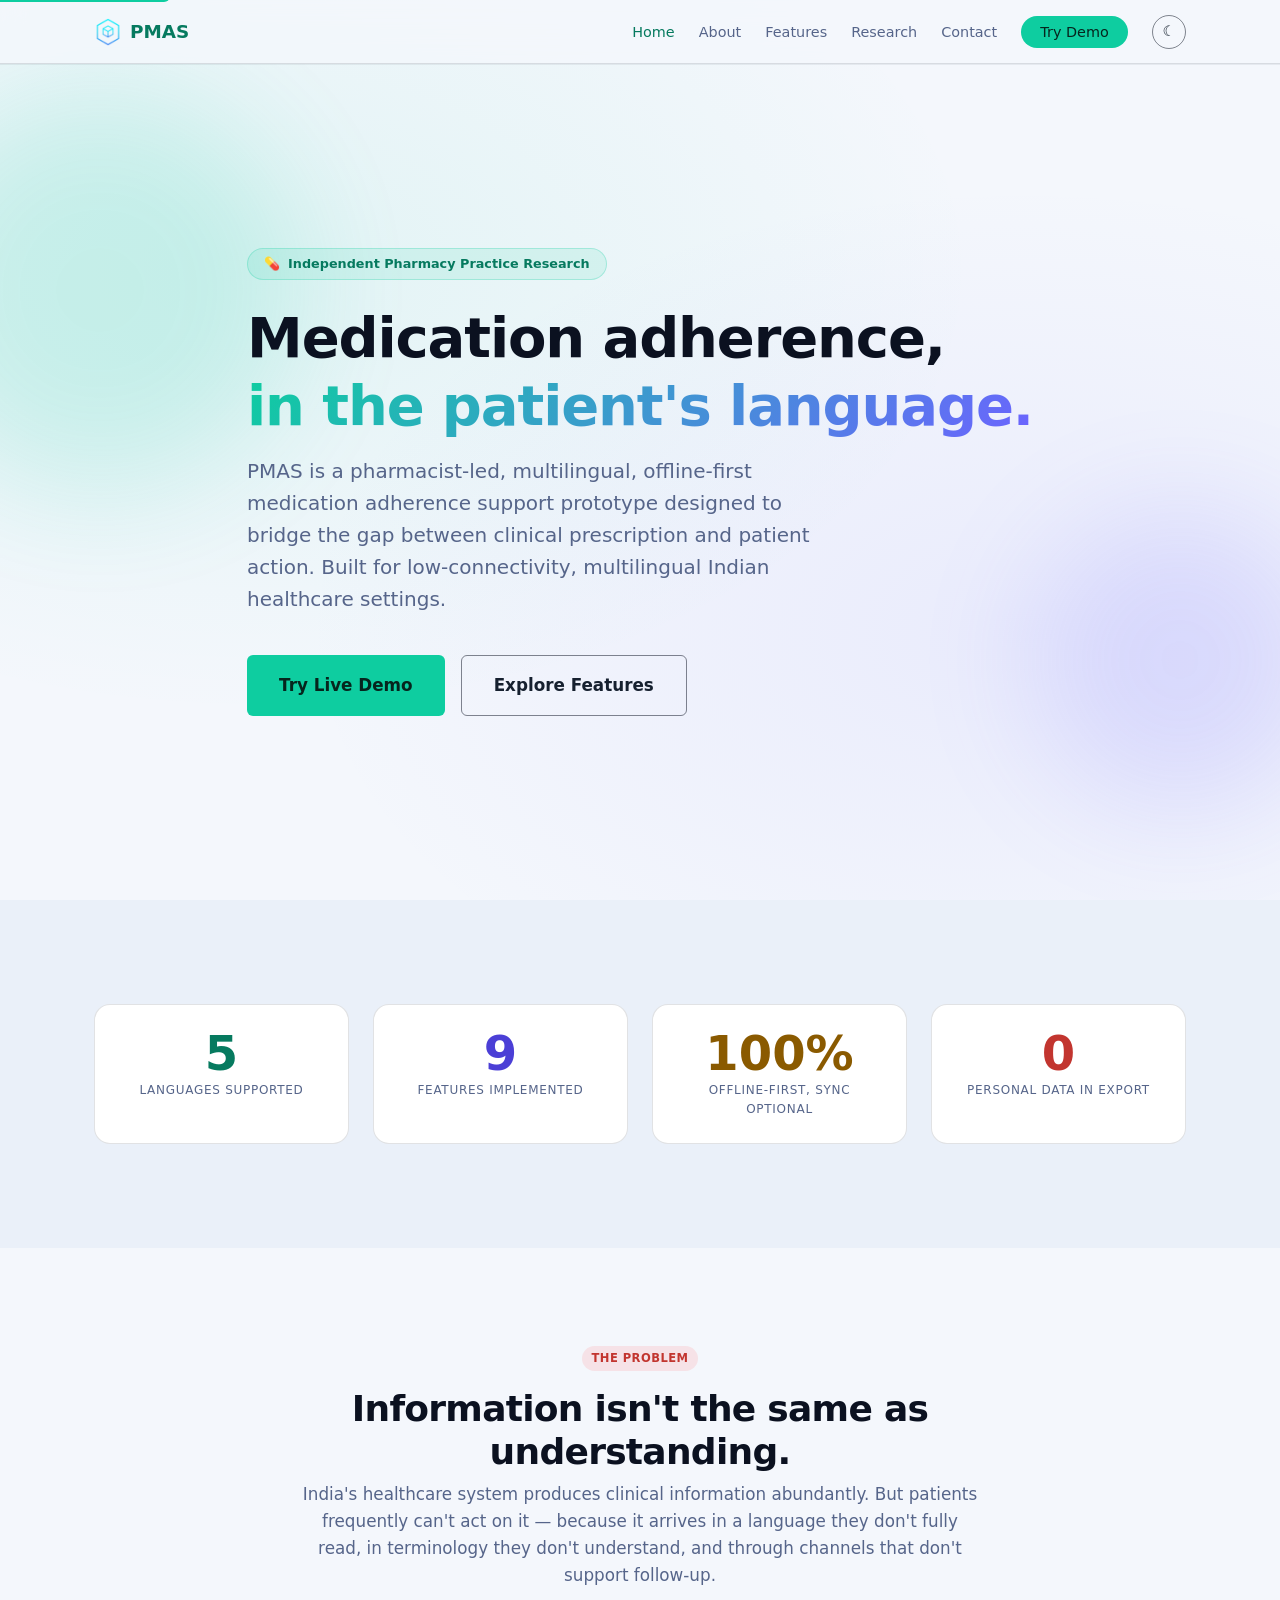
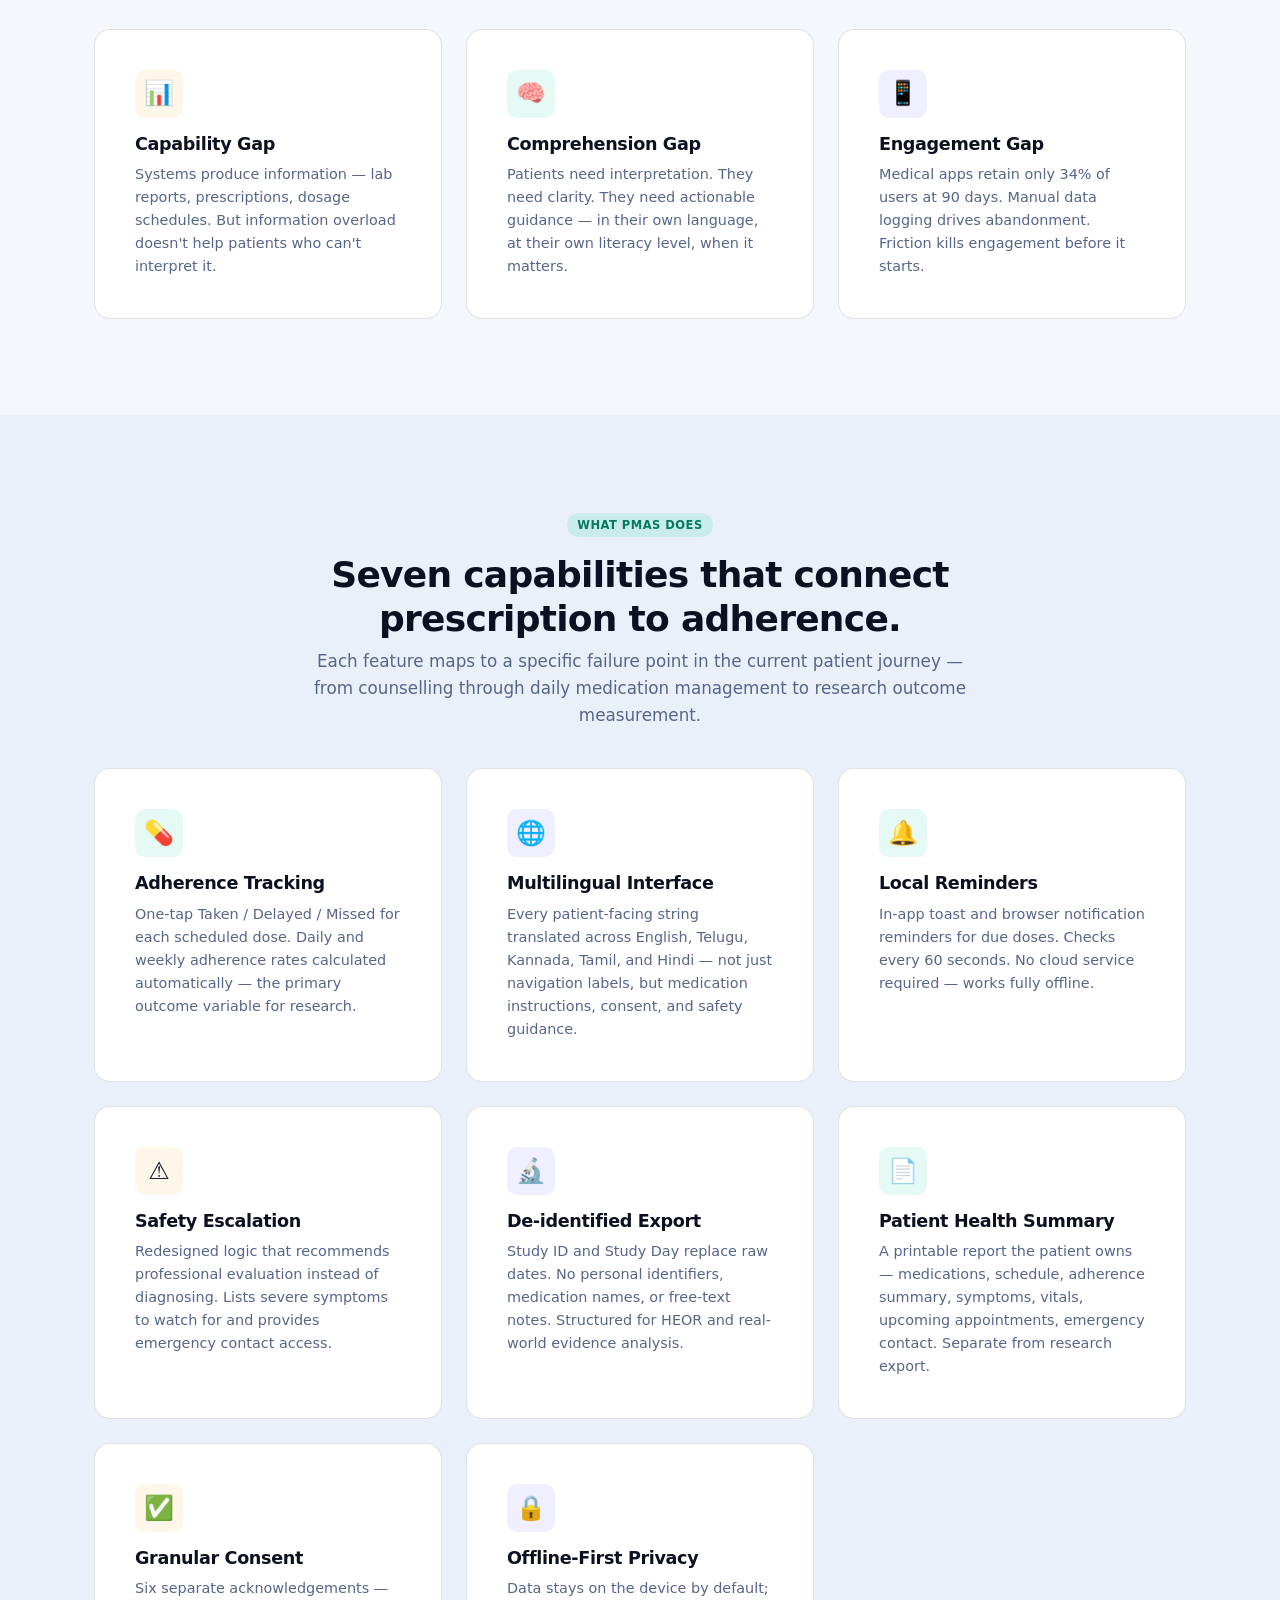
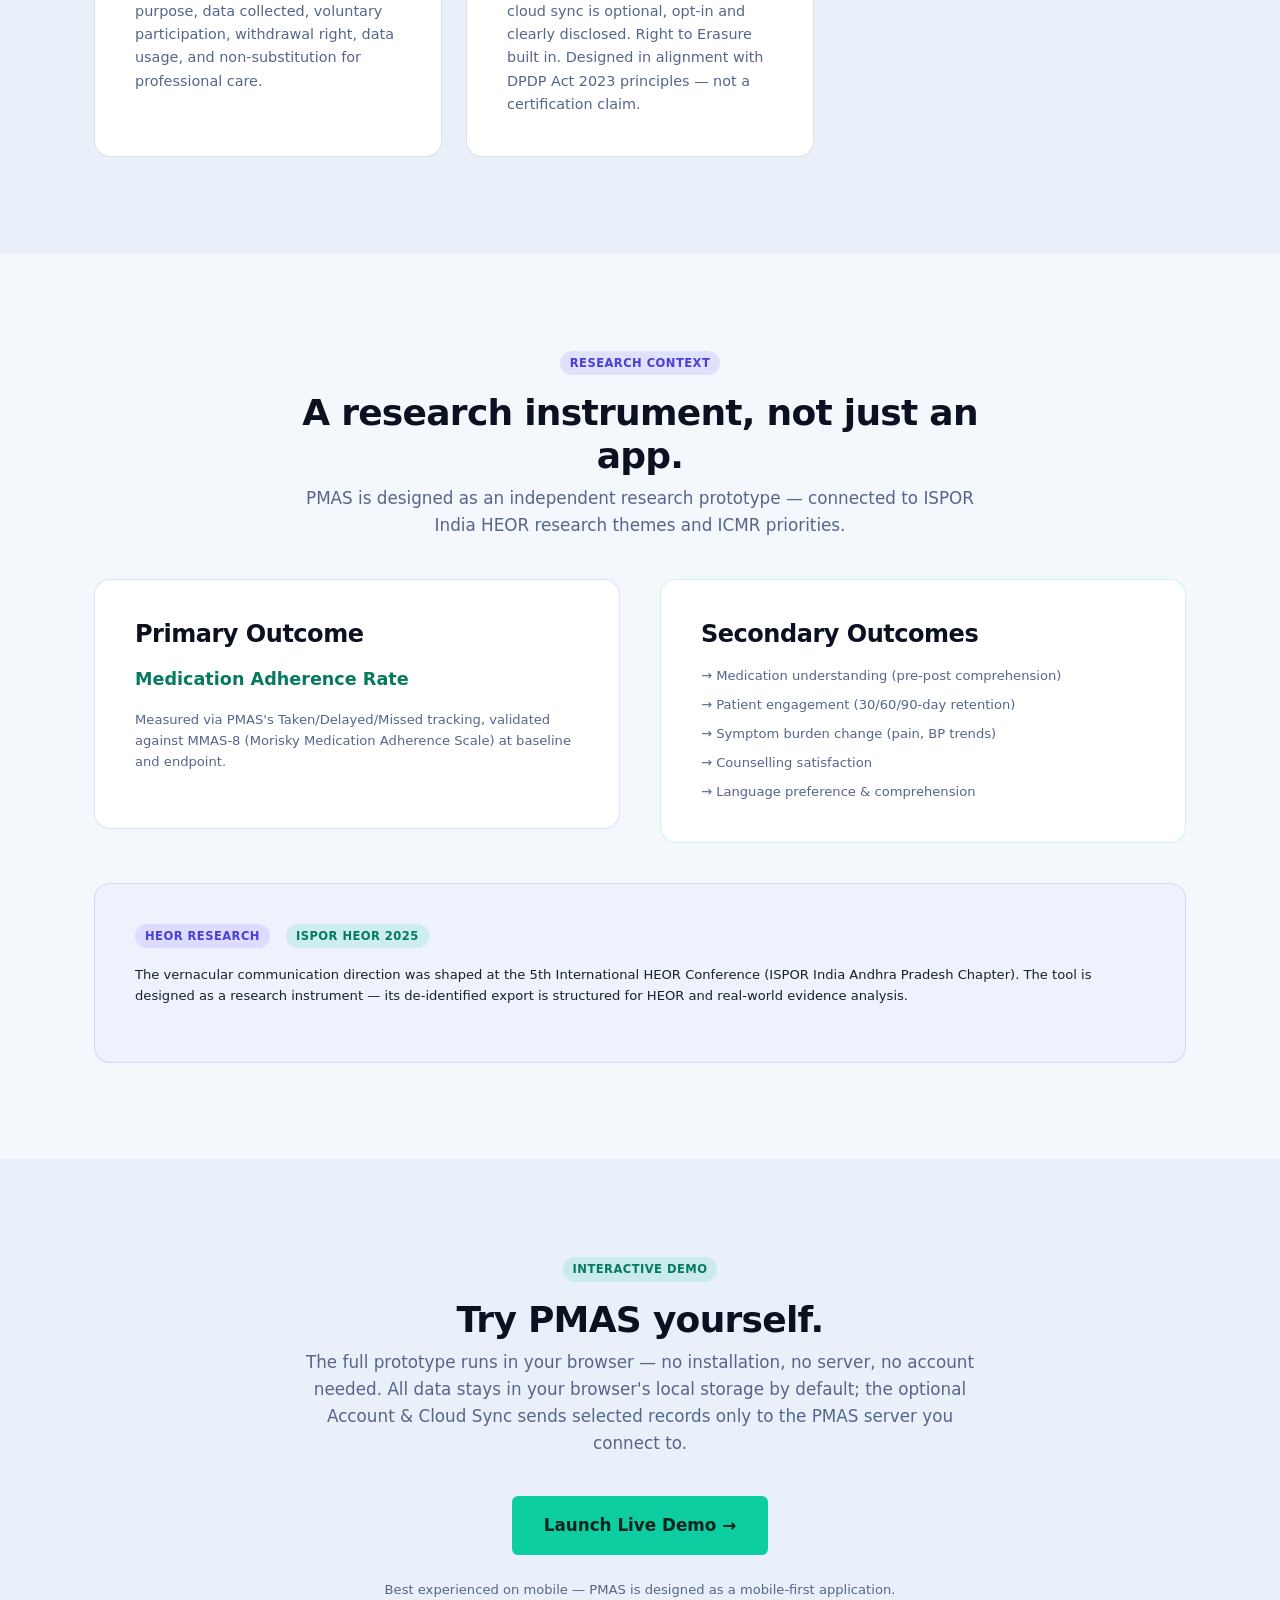
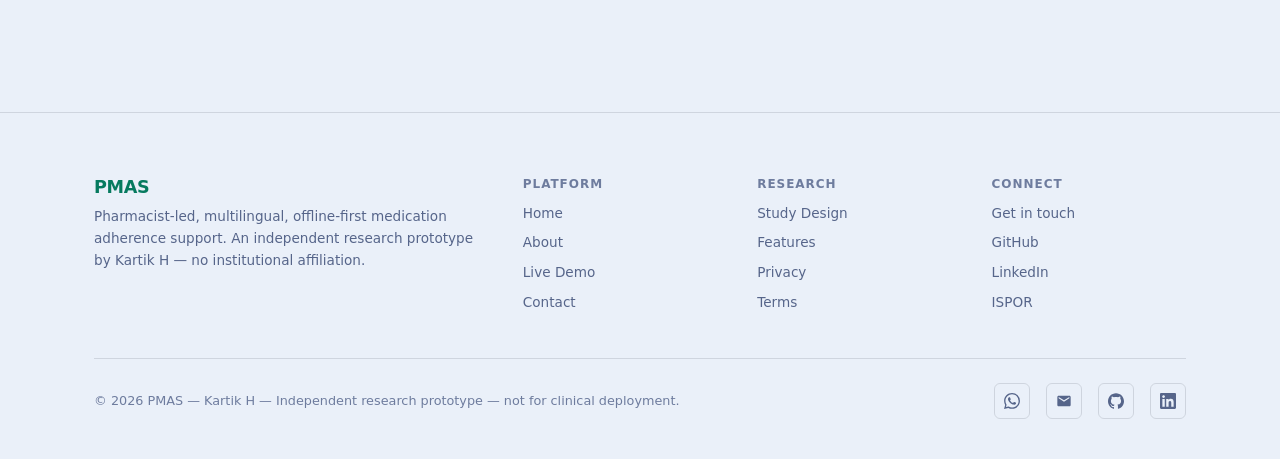
<file: patient-app/index.html>
<!DOCTYPE html>
<html lang="en" data-theme="dark">
<head>
<meta charset="UTF-8">
<meta name="viewport" content="width=device-width, initial-scale=1.0">
<meta name="description" content="PMAS — Pharmacist-led, multilingual, offline-first medication adherence support. An independent research prototype by Kartik H">
<meta name="author" content="Kartik H — Pharmacist, Independent Researcher">
<meta property="og:title" content="PMAS — Medication & Adherence Support">
<meta property="og:description" content="Pharmacist-led, multilingual, offline-first medication adherence support prototype. Independent research.">
<meta property="og:type" content="website">
<link rel="icon" href="assets/images/favicon/favicon.png" type="image/svg+xml">
<title>PMAS — Medication & Adherence Support</title>
<link rel="stylesheet" href="assets/css/style.css">
<link rel="stylesheet" href="assets/css/components.css">
<link rel="stylesheet" href="assets/css/utilities.css">
<link rel="stylesheet" href="assets/css/animations.css">
    <script>
      /* Apply the saved theme before first paint so the correct palette shows
         immediately (theme.js re-applies on DOMContentLoaded). */
      (function () {
        try {
          var t = localStorage.getItem('pmas-theme') ||
                  (window.matchMedia('(prefers-color-scheme: light)').matches ? 'light' : 'dark');
          document.documentElement.setAttribute('data-theme', t);
        } catch (e) {}
      })();
    </script>

    <!-- ═══ AI-ERA META LAYER ═════════════════════════════════════ -->
    <!-- Canonical URL -->
    <link rel="canonical" href="https://kartik-h6.github.io/PMAS/index.html">

    <!-- Open Graph (Facebook, LinkedIn, WhatsApp) -->
    <meta property="og:title" content="PMAS — Medication & Adherence Support">
    <meta property="og:description" content="PMAS — Pharmacist-led, multilingual, offline-first medication adherence support. An independent research prototype by Kartik H">
    <meta property="og:type" content="website">
    <meta property="og:url" content="https://kartik-h6.github.io/PMAS/index.html">
    <meta property="og:image" content="https://kartik-h6.github.io/PMAS/assets/images/og/og-image.png">
    <meta property="og:image:width" content="1200">
    <meta property="og:image:height" content="630">
    <meta property="og:site_name" content="PMAS">
    <meta property="og:locale" content="en_IN">
    <meta property="og:locale:alternate" content="te_IN">
    <meta property="og:locale:alternate" content="kn_IN">
    <meta property="og:locale:alternate" content="ta_IN">
    <meta property="og:locale:alternate" content="hi_IN">

    <!-- Twitter Card -->
    <meta name="twitter:card" content="summary_large_image">
    <meta name="twitter:title" content="PMAS — Medication & Adherence Support">
    <meta name="twitter:description" content="PMAS — Pharmacist-led, multilingual, offline-first medication adherence support. An independent research prototype by Kartik H">
    <meta name="twitter:image" content="https://kartik-h6.github.io/PMAS/assets/images/og/og-image.png">
    <meta name="twitter:creator" content="@kartik_pmas">

    <!-- Theme color -->
    <meta name="theme-color" content="#0B1120">
    <meta name="color-scheme" content="dark light">

    <!-- PWA Manifest -->
    <link rel="manifest" href="manifest.json">

    <!-- Resource preloads (performance) -->
    <link rel="preload" href="assets/css/style.css" as="style">
    <link rel="preload" href="assets/css/components.css" as="style">
    <link rel="preload" href="assets/js/main.js" as="script">

    <!-- Preconnect (no external domains used — self-contained) -->

    <!-- Service Worker registration -->
    <script>
      if ('serviceWorker' in navigator) {
        window.addEventListener('load', () => {
          navigator.serviceWorker.register('sw.js')
            .then(reg => console.log('PMAS SW registered:', reg.scope))
            .catch(err => console.warn('PMAS SW registration failed:', err));
        });
      }
    </script>

    <!-- JSON-LD Structured Data -->
    <script type="application/ld+json">
{
      "@context": "https://schema.org",
      "@type": "Organization",
      "name": "PMAS",
      "description": "Pharmacist-led, multilingual, offline-first medication adherence support prototype.",
      "founder": {
        "@type": "Person",
        "name": "Kartik H",
        "jobTitle": "Pharmacist, Independent Researcher"
      }
    }
    </script>
    <script type="application/ld+json">
{
      "@context": "https://schema.org",
      "@type": "MedicalStudy",
      "name": "Post-Counseling Medication Adherence Support (PMAS)",
      "studyDesign": "Quasi-experimental pre-post pilot study",
      "studyLocation": {
        "@type": "Place",
        "name": "Andhra Pradesh, India"
      },
      "investigator": {
        "@type": "Person",
        "name": "Kartik H",
        "jobTitle": "Pharmacist, Independent Researcher"
      },
      "studySubject": {
        "@type": "MedicalCondition",
        "name": "Medication Non-Adherence in Chronic Disease Management"
      }
    }
    </script>
    <script type="application/ld+json">
    {
      "@context": "https://schema.org",
      "@type": "MedicalWebPage",
      "name": "PMAS — Medication & Adherence Support",
      "description": "PMAS — Pharmacist-led, multilingual, offline-first medication adherence support. An independent research prototype by Kartik H",
      "url": "https://kartik-h6.github.io/PMAS/index.html",
      "isPartOf": {
        "@type": "WebSite",
        "name": "PMAS",
        "url": "https://kartik-h6.github.io/PMAS/"
      },
      "about": {
        "@type": "MedicalCondition",
        "name": "Medication Adherence in Chronic Disease Management"
      }
    }
    </script>
</head>
<body>
<a href="#main" class="skip-link">Skip to content</a>

<!-- ═══ HEADER ══════════════════════════════════════════════════ -->
<header class="site-header" id="site-header">
  <nav class="nav">
    <a href="./" class="nav-brand">
      <img src="assets/images/favicon/favicon.png" alt="PMAS" style="width:28px;height:28px;border-radius:6px;">
      PMAS
      
    </a>
    <button class="nav-toggle" aria-label="Toggle menu" aria-expanded="false">
      <span></span><span></span><span></span>
    </button>
    <ul class="nav-links">
      <li><a href="./" class="active">Home</a></li>
      <li><a href="about.html">About</a></li>
      <li><a href="#features">Features</a></li>
      <li><a href="#research">Research</a></li>
      <li><a href="contact.html">Contact</a></li>
      <li><a href="demo/index.html" target="_blank" rel="noopener" class="nav-cta">Try Demo</a></li>
      <li><button class="theme-toggle" type="button" aria-label="Switch theme" title="Switch theme">☀</button></li>
    </ul>
  </nav>
</header>

<!-- ═══ MAIN ═══════════════════════════════════════════════════ -->
<main id="main">

  <!-- ── HERO ─────────────────────────────────────────────────── -->
  <section class="hero">
    <div class="hero-bg"></div>
    <div class="hero-grid"></div>
    <div class="blob" style="width:400px;height:400px;background:var(--teal);top:10%;left:-100px;"></div>
    <div class="blob" style="width:300px;height:300px;background:var(--indigo);bottom:10%;right:-50px;animation-delay:-4s;"></div>

    <div class="hero-content">
      <div class="hero-badge fade-up">
        <span>💊</span>
        Independent Pharmacy Practice Research
      </div>
      <h1 class="fade-up fade-up-delay-1">
        Medication adherence,<br>
        <span class="gradient-text gradient-shift">in the patient's language.</span>
      </h1>
      <p class="hero-subtitle fade-up fade-up-delay-2">
        PMAS is a pharmacist-led, multilingual, offline-first medication adherence support
        prototype designed to bridge the gap between clinical prescription and patient action.
        Built for low-connectivity, multilingual Indian healthcare settings.
      </p>
      <div class="hero-actions fade-up fade-up-delay-3">
        <a href="demo/index.html" target="_blank" rel="noopener" class="btn btn-primary btn-lg">Try Live Demo</a>
        <a href="#features" class="btn btn-ghost btn-lg">Explore Features</a>
      </div>
    </div>
  </section>

  <!-- ── STATS ────────────────────────────────────────────────── -->
  <section class="section section-sm section-alt">
    <div class="container">
      <div class="stat-grid">
        <div class="stat-card stat-teal reveal">
          <div class="stat-num"><span data-count="5">5</span></div>
          <div class="stat-lbl">Languages Supported</div>
        </div>
        <div class="stat-card stat-indigo reveal reveal-delay-1">
          <div class="stat-num"><span data-count="10">10</span></div>
          <div class="stat-lbl">Features Implemented</div>
        </div>
        <div class="stat-card stat-amber reveal reveal-delay-2">
          <div class="stat-num">100%</div>
          <div class="stat-lbl">Offline-First, Sync Optional</div>
        </div>
        <div class="stat-card stat-red reveal reveal-delay-3">
          <div class="stat-num"><span data-count="0">0</span></div>
          <div class="stat-lbl">Personal Data in Export</div>
        </div>
      </div>
    </div>
  </section>

  <!-- ── PROBLEM ──────────────────────────────────────────────── -->
  <section class="section" id="problem">
    <div class="container">
      <div class="section-header reveal">
        <span class="badge badge-red">The Problem</span>
        <h2 class="mt-2">Information isn't the same as understanding.</h2>
        <p>India's healthcare system produces clinical information abundantly. But patients frequently can't act on it — because it arrives in a language they don't fully read, in terminology they don't understand, and through channels that don't support follow-up.</p>
      </div>

      <div class="feature-grid">
        <div class="feature-card amber reveal">
          <div class="icon-wrap">📊</div>
          <h3>Capability Gap</h3>
          <p>Systems produce information — lab reports, prescriptions, dosage schedules. But information overload doesn't help patients who can't interpret it.</p>
        </div>
        <div class="feature-card reveal reveal-delay-1">
          <div class="icon-wrap">🧠</div>
          <h3>Comprehension Gap</h3>
          <p>Patients need interpretation. They need clarity. They need actionable guidance — in their own language, at their own literacy level, when it matters.</p>
        </div>
        <div class="feature-card indigo reveal reveal-delay-2">
          <div class="icon-wrap">📱</div>
          <h3>Engagement Gap</h3>
          <p>Medical apps retain only 34% of users at 90 days. Manual data logging drives abandonment. Friction kills engagement before it starts.</p>
        </div>
      </div>
    </div>
  </section>

  <!-- ── FEATURES ────────────────────────────────────────────── -->
  <section class="section section-alt" id="features">
    <div class="container">
      <div class="section-header reveal">
        <span class="badge badge-teal">What PMAS Does</span>
        <h2 class="mt-2">Seven capabilities that connect prescription to adherence.</h2>
        <p>Each feature maps to a specific failure point in the current patient journey — from counselling through daily medication management to research outcome measurement.</p>
      </div>

      <div class="feature-grid">
        <div class="feature-card reveal">
          <div class="icon-wrap">💊</div>
          <h3>Adherence Tracking</h3>
          <p>One-tap Taken / Delayed / Missed for each scheduled dose. Daily and weekly adherence rates calculated automatically — the primary outcome variable for research.</p>
        </div>
        <div class="feature-card indigo reveal reveal-delay-1">
          <div class="icon-wrap">🌐</div>
          <h3>Multilingual Interface</h3>
          <p>Every patient-facing string translated across English, Telugu, Kannada, Tamil, and Hindi — not just navigation labels, but medication instructions, consent, and safety guidance.</p>
        </div>
        <div class="feature-card reveal reveal-delay-2">
          <div class="icon-wrap">🔔</div>
          <h3>Local Reminders</h3>
          <p>In-app toast and browser notification reminders for due doses. Checks every 60 seconds. No cloud service required — works fully offline.</p>
        </div>
        <div class="feature-card amber reveal reveal-delay-3">
          <div class="icon-wrap">⚠️</div>
          <h3>Safety Escalation</h3>
          <p>Redesigned logic that recommends professional evaluation instead of diagnosing. Lists severe symptoms to watch for and provides emergency contact access.</p>
        </div>
        <div class="feature-card indigo reveal">
          <div class="icon-wrap">🔬</div>
          <h3>De-identified Export</h3>
          <p>Study ID and Study Day replace raw dates. No personal identifiers, medication names, or free-text notes. Structured for HEOR and real-world evidence analysis.</p>
        </div>
        <div class="feature-card reveal reveal-delay-1">
          <div class="icon-wrap">📄</div>
          <h3>Patient Health Summary</h3>
          <p>A printable report the patient owns — medications, schedule, adherence summary, symptoms, vitals, upcoming appointments, emergency contact. Separate from research export.</p>
        </div>
        <div class="feature-card amber reveal reveal-delay-2">
          <div class="icon-wrap">✅</div>
          <h3>Granular Consent</h3>
          <p>Six separate acknowledgements — purpose, data collected, voluntary participation, withdrawal right, data usage, and non-substitution for professional care.</p>
        </div>
        <div class="feature-card indigo reveal reveal-delay-3">
          <div class="icon-wrap">🔒</div>
          <h3>Offline-First Privacy</h3>
          <p>Data stays on the device by default; cloud sync is optional, opt-in and clearly disclosed. Right to Erasure built in. Designed in alignment with DPDP Act 2023 principles — not a certification claim.</p>
        </div>
      </div>
    </div>
  </section>

  <!-- ── RESEARCH ────────────────────────────────────────────── -->
  <section class="section" id="research">
    <div class="container">
      <div class="section-header reveal">
        <span class="badge badge-indigo">Research Context</span>
        <h2 class="mt-2">A research instrument, not just an app.</h2>
        <p>PMAS is designed as an independent research prototype — connected to ISPOR India HEOR research themes and ICMR priorities.</p>
      </div>

      <div class="grid split-grid" style="margin-top: var(--space-xl);">
        <div class="card card-indigo reveal">
          <h3>Primary Outcome</h3>
          <p class="text-teal font-bold text-lg mt-2">Medication Adherence Rate</p>
          <p class="text-muted text-sm mt-1">Measured via PMAS's Taken/Delayed/Missed tracking, validated against MMAS-8 (Morisky Medication Adherence Scale) at baseline and endpoint.</p>
        </div>
        <div class="card card-teal reveal reveal-delay-1">
          <h3>Secondary Outcomes</h3>
          <ul style="list-style:none; margin-top: var(--space-md);">
            <li class="text-muted text-sm mb-1">→ Medication understanding (pre-post comprehension)</li>
            <li class="text-muted text-sm mb-1">→ Patient engagement (30/60/90-day retention)</li>
            <li class="text-muted text-sm mb-1">→ Symptom burden change (pain, BP trends)</li>
            <li class="text-muted text-sm mb-1">→ Counselling satisfaction</li>
            <li class="text-muted text-sm">→ Language preference & comprehension</li>
          </ul>
        </div>
      </div>

      <div class="card reveal reveal-delay-2 mt-4" style="border-color: rgba(108,99,255,0.2); background: rgba(108,99,255,0.03);">
        <div class="flex items-center gap-2 mb-2">
          <span class="badge badge-indigo">HEOR Research</span>
          <span class="badge badge-teal">ISPOR HEOR 2025</span>
        </div>
        <p class="text-sm">The vernacular communication direction was shaped at the 5th International HEOR Conference (ISPOR India Andhra Pradesh Chapter). The tool is designed as a research instrument — its de-identified export is structured for HEOR and real-world evidence analysis.</p>
      </div>
    </div>
  </section>

  <!-- ── DEMO CTA ────────────────────────────────────────────── -->
  <section class="section section-alt">
    <div class="container">
      <div class="section-header reveal">
        <span class="badge badge-teal">Interactive Demo</span>
        <h2 class="mt-2">Try PMAS yourself.</h2>
        <p>The full prototype runs in your browser — no installation, no server, no account needed. All data stays in your browser's local storage by default; the optional Account & Cloud Sync sends selected records only to the PMAS server you connect to.</p>
      </div>
      <div class="text-center reveal reveal-delay-1">
        <a href="demo/index.html" target="_blank" rel="noopener" class="btn btn-primary btn-lg">Launch Live Demo →</a>
        <p class="text-muted text-sm mt-3">Best experienced on mobile — PMAS is designed as a mobile-first application.</p>
      </div>
    </div>
  </section>

</main>

<!-- ═══ FOOTER ══════════════════════════════════════════════════ -->
<footer class="site-footer">
  <div class="container">
    <div class="footer-grid">
      <div class="footer-brand">
        <h4>PMAS</h4>
        <p>Pharmacist-led, multilingual, offline-first medication adherence support. An independent research prototype by Kartik H — no institutional affiliation.</p>
      </div>
      <div class="footer-col">
        <h5>Platform</h5>
        <ul>
          <li><a href="./">Home</a></li>
          <li><a href="about.html">About</a></li>
          <li><a href="demo/index.html" target="_blank" rel="noopener">Live Demo</a></li>
          <li><a href="contact.html">Contact</a></li>
        </ul>
      </div>
      <div class="footer-col">
        <h5>Research</h5>
        <ul>
          <li><a href="#research">Study Design</a></li>
          <li><a href="#features">Features</a></li>
          <li><a href="privacy.html">Privacy</a></li>
          <li><a href="terms.html">Terms</a></li>
        </ul>
      </div>
      <div class="footer-col">
        <h5>Connect</h5>
        <ul><li><a href="contact.html">Get in touch</a></li><li><a href="https://github.com/kartik-h6/PMAS" target="_blank" rel="noopener">GitHub</a></li><li><a href="https://www.linkedin.com/in/kartik-h6/" target="_blank" rel="noopener">LinkedIn</a></li><li><a href="https://ispor.org" target="_blank" rel="noopener">ISPOR</a></li></ul>
      </div>
    </div>
    <div class="footer-bottom">
      <p>© <span id="current-year">2025</span> PMAS — Kartik H — Independent research prototype — not for clinical deployment.</p>
      <div class="footer-social"><a href="contact.html#whatsapp" aria-label="WhatsApp — compose in the contact form" title="Contact via WhatsApp"><svg viewBox="0 0 24 24" aria-hidden="true" xmlns="http://www.w3.org/2000/svg"><path d="M17.472 14.382c-.297-.149-1.758-.867-2.03-.967-.273-.099-.471-.148-.67.15-.197.297-.767.966-.94 1.164-.173.199-.347.223-.644.075-.297-.15-1.255-.463-2.39-1.475-.883-.788-1.48-1.761-1.653-2.059-.173-.297-.018-.458.13-.606.134-.133.298-.347.446-.52.149-.174.198-.298.298-.497.099-.198.05-.371-.025-.52-.075-.149-.669-1.612-.916-2.207-.242-.579-.487-.5-.669-.51-.173-.008-.371-.01-.57-.01-.198 0-.52.074-.792.372-.272.297-1.04 1.016-1.04 2.479 0 1.462 1.065 2.875 1.213 3.074.149.198 2.096 3.2 5.077 4.487.709.306 1.262.489 1.694.625.712.227 1.36.195 1.871.118.571-.085 1.758-.719 2.006-1.413.248-.694.248-1.289.173-1.413-.074-.124-.272-.198-.57-.347m-5.421 7.403h-.004a9.87 9.87 0 01-5.031-1.378l-.361-.214-3.741.982.998-3.648-.235-.374a9.86 9.86 0 01-1.51-5.26c.001-5.45 4.436-9.884 9.888-9.884 2.64 0 5.122 1.03 6.988 2.898a9.825 9.825 0 012.893 6.994c-.003 5.45-4.437 9.884-9.885 9.884m8.413-18.297A11.815 11.815 0 0012.05 0C5.495 0 .16 5.335.157 11.892c0 2.096.547 4.142 1.588 5.945L.057 24l6.305-1.654a11.882 11.882 0 005.683 1.448h.005c6.554 0 11.89-5.335 11.893-11.893a11.821 11.821 0 00-3.48-8.413Z"/></svg></a><a href="contact.html#email" aria-label="Email — compose in the contact form" title="Contact via Email"><svg viewBox="0 0 24 24" aria-hidden="true" xmlns="http://www.w3.org/2000/svg"><path d="M20 4H4c-1.1 0-1.99.9-1.99 2L2 18c0 1.1.9 2 2 2h16c1.1 0 2-.9 2-2V6c0-1.1-.9-2-2-2zm0 4-8 5-8-5V6l8 5 8-5v2z"/></svg></a><a href="https://github.com/kartik-h6/PMAS" target="_blank" rel="noopener" aria-label="GitHub — PMAS source code" title="GitHub"><svg viewBox="0 0 24 24" aria-hidden="true" xmlns="http://www.w3.org/2000/svg"><path d="M12 .297c-6.63 0-12 5.373-12 12 0 5.303 3.438 9.8 8.205 11.385.6.113.82-.258.82-.577 0-.285-.01-1.04-.015-2.04-3.338.724-4.042-1.61-4.042-1.61C4.422 18.07 3.633 17.7 3.633 17.7c-1.087-.744.084-.729.084-.729 1.205.084 1.838 1.236 1.838 1.236 1.07 1.835 2.809 1.305 3.495.998.108-.776.417-1.305.76-1.605-2.665-.3-5.466-1.332-5.466-5.93 0-1.31.465-2.38 1.235-3.22-.135-.303-.54-1.523.105-3.176 0 0 1.005-.322 3.3 1.23.96-.267 1.98-.399 3-.405 1.02.006 2.04.138 3 .405 2.28-1.552 3.285-1.23 3.285-1.23.645 1.653.24 2.873.12 3.176.765.84 1.23 1.91 1.23 3.22 0 4.61-2.805 5.625-5.475 5.92.42.36.81 1.096.81 2.22 0 1.606-.015 2.896-.015 3.286 0 .315.21.69.825.57C20.565 22.092 24 17.592 24 12.297c0-6.627-5.373-12-12-12"/></svg></a><a href="https://www.linkedin.com/in/kartik-h6/" target="_blank" rel="noopener" aria-label="Kartik H on LinkedIn" title="LinkedIn"><svg viewBox="0 0 24 24" aria-hidden="true" xmlns="http://www.w3.org/2000/svg"><path d="M20.447 20.452h-3.554v-5.569c0-1.328-.027-3.037-1.852-3.037-1.853 0-2.136 1.445-2.136 2.939v5.667H9.351V9h3.414v1.561h.046c.477-.9 1.637-1.85 3.37-1.85 3.601 0 4.267 2.37 4.267 5.455v6.286zM5.337 7.433c-1.144 0-2.063-.926-2.063-2.065 0-1.138.92-2.063 2.063-2.063 1.14 0 2.064.925 2.064 2.063 0 1.139-.925 2.065-2.064 2.065zm1.782 13.019H3.555V9h3.564v11.452zM22.225 0H1.771C.792 0 0 .774 0 1.729v20.542C0 23.227.792 24 1.771 24h20.451C23.2 24 24 23.227 24 22.271V1.729C24 .774 23.2 0 22.225 0z"/></svg></a></div>
    </div>
  </div>
</footer>

<script src="assets/js/theme.js"></script>
<script src="assets/js/navigation.js"></script>
<script src="assets/js/animations.js"></script>
<script src="assets/js/main.js"></script>
</body>
</html>
</file>
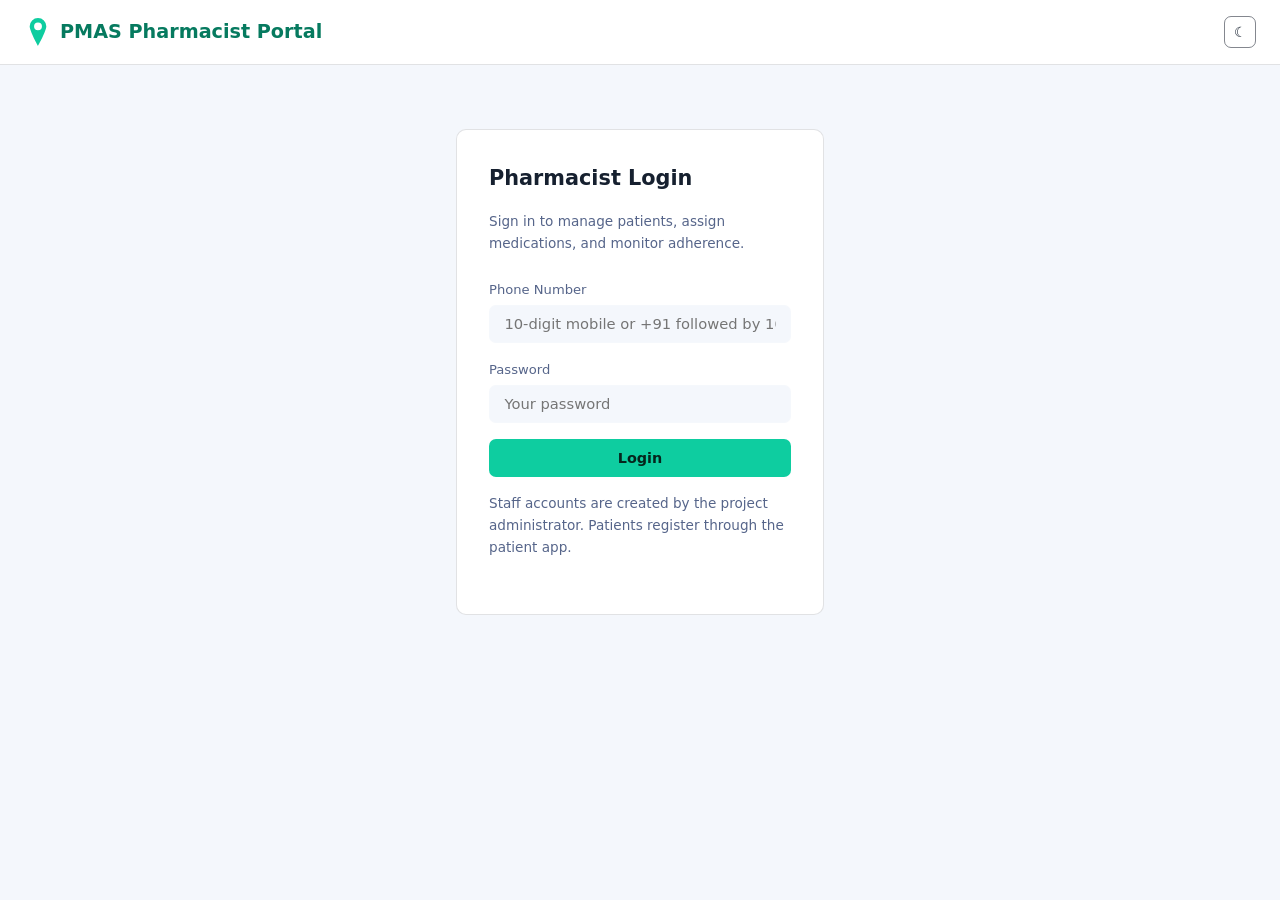
<file: pharmacist-portal/index.html>
<!DOCTYPE html>
<html lang="en" data-theme="dark">
<head>
<meta charset="UTF-8">
<meta name="viewport" content="width=device-width, initial-scale=1.0">
<meta name="description" content="PMAS Pharmacist Portal — Patient enrollment, medication management, and adherence monitoring dashboard.">
<title>PMAS — Pharmacist Portal</title>
<style>
:root {
  --bg:#0B1120; --surface:#1A2540; --surface2:#222f50; --surface3:#2a3a5f;
  --teal:#0ECDA0; --indigo:#6C63FF; --text:#E8F4F8; --muted:#8A9BBE;
  --red:#FF6B6B; --amber:#F5A623; --green:#2ECC71; --border:rgba(255,255,255,0.08);
  --radius:10px; --font:system-ui,-apple-system,'Segoe UI',sans-serif;
  --on-accent:#06251d; --border-control:rgba(255,255,255,0.40);
  --teal-ink:#0ECDA0; --indigo-ink:#6C63FF; --amber-ink:#F5A623; --red-ink:#FF6B6B; --green-ink:#2ECC71;
}
/* ─── LIGHT THEME (accessibility option) ─────────────────────── */
[data-theme="light"]{
  --bg:#F4F7FC; --surface:#FFFFFF; --surface2:#EEF2FA; --surface3:#E2E8F5;
  --text:#16202F; --muted:#56658A; --border:rgba(11,17,32,0.12);
  --border-control:rgba(11,17,32,0.50);
  --teal-ink:#067A5F; --indigo-ink:#4B3FD6; --amber-ink:#8A5A00; --red-ink:#C2352F; --green-ink:#12805A;
}

.theme-toggle{background:none;border:1px solid var(--border-control);border-radius:7px;width:32px;height:32px;padding:0;cursor:pointer;display:inline-flex;align-items:center;justify-content:center;color:var(--text);font-size:0.9rem;line-height:1}
.theme-toggle:hover{border-color:var(--teal-ink);color:var(--teal-ink)}

*,*::before,*::after{box-sizing:border-box;margin:0;padding:0}
body{font-family:var(--font);background:var(--bg);color:var(--text);min-height:100vh;line-height:1.6}
*:focus-visible{outline:2px solid var(--teal);outline-offset:3px}
a{color:var(--teal-ink);text-decoration:none}

/* Layout */
.container{max-width:1140px;margin:0 auto;padding:0 1.5rem}
.header{background:var(--surface);border-bottom:1px solid var(--border);padding:1rem 1.5rem;display:flex;justify-content:space-between;align-items:center;position:sticky;top:0;z-index:100}
.header h1{font-size:1.2rem;color:var(--teal-ink);display:flex;align-items:center;gap:0.5rem}
.header img{width:28px;height:28px;border-radius:6px}
.header-actions{display:flex;gap:0.75rem;align-items:center}
.badge{font-size:0.65rem;font-weight:700;padding:3px 10px;border-radius:20px;text-transform:uppercase}
.badge-teal{background:rgba(14,205,160,0.15);color:var(--teal-ink)}
.badge-indigo{background:rgba(108,99,255,0.15);color:var(--indigo-ink)}
.badge-amber{background:rgba(245,166,35,0.15);color:var(--amber-ink)}
.badge-red{background:rgba(255,107,107,0.15);color:var(--red-ink)}

/* Login */
.login-wrap{max-width:400px;margin:4rem auto;padding:0 1rem}
.login-card{background:var(--surface);border:1px solid var(--border);border-radius:var(--radius);padding:2rem}
.login-card h2{margin-bottom:1rem;font-size:1.3rem}
.login-card p{color:var(--muted);font-size:0.85rem;margin-bottom:1.5rem}

/* Forms */
.form-group{margin-bottom:1rem}
.form-label{display:block;font-size:0.82rem;color:var(--muted);margin-bottom:0.3rem}
.form-input,.form-select,.form-textarea{width:100%;background:var(--bg);border:1px solid rgba(255,255,255,0.12);border-radius:7px;color:var(--text);padding:0.6rem 0.9rem;font-size:0.92rem;font-family:var(--font)}
.form-input:focus,.form-select:focus,.form-textarea:focus{border-color:var(--teal-ink);outline:none}
.form-textarea{resize:vertical;min-height:80px}
.form-row{display:grid;grid-template-columns:1fr 1fr;gap:0.75rem}

/* Buttons */
.btn{display:inline-flex;align-items:center;justify-content:center;gap:0.5rem;padding:0.7rem 1.5rem;border:none;border-radius:7px;font-family:var(--font);font-size:0.9rem;font-weight:700;cursor:pointer;transition:opacity 0.15s;text-decoration:none}
.btn:active{transform:scale(0.97)}
.btn-primary{background:var(--teal);color:var(--on-accent)}
.btn-secondary{background:var(--indigo);color:#fff}
.btn-ghost{background:transparent;color:var(--muted);border:1px solid var(--border-control)}
.btn-block{display:flex;width:100%}

/* Cards */
.card{background:var(--surface);border:1px solid var(--border);border-radius:var(--radius);padding:1.5rem;margin-bottom:1rem}
.card h3{font-size:1rem;margin-bottom:0.75rem}

/* Stats grid */
.stats-grid{display:grid;grid-template-columns:repeat(auto-fit,minmax(200px,1fr));gap:1rem;margin-bottom:1.5rem}
.stat-card{background:var(--surface);border:1px solid var(--border);border-radius:var(--radius);padding:1.25rem;text-align:center}
.stat-num{font-size:2rem;font-weight:800;line-height:1;margin-bottom:4px}
.stat-teal .stat-num{color:var(--teal-ink)}
.stat-indigo .stat-num{color:var(--indigo-ink)}
.stat-amber .stat-num{color:var(--amber-ink)}
.stat-red .stat-num{color:var(--red-ink)}
.stat-lbl{font-size:0.72rem;color:var(--muted);text-transform:uppercase;letter-spacing:0.06em}

/* Table */
.table-wrap{overflow-x:auto}
table{width:100%;border-collapse:collapse;font-size:0.85rem}
th{text-align:left;padding:0.6rem 0.75rem;border-bottom:2px solid var(--border);color:var(--muted);font-size:0.72rem;text-transform:uppercase;letter-spacing:0.06em;font-weight:600}
td{padding:0.6rem 0.75rem;border-bottom:1px solid var(--border)}
tr:hover td{background:var(--surface2)}

/* Modal */
.modal-overlay{position:fixed;inset:0;background:rgba(0,0,0,0.7);z-index:200;display:none;align-items:center;justify-content:center;padding:1rem}
.modal-overlay.show{display:flex}
.modal{background:var(--surface);border:1px solid var(--border);border-radius:var(--radius);padding:2rem;max-width:500px;width:100%;max-height:90vh;overflow-y:auto}
.modal h2{margin-bottom:1rem}
.modal-close{float:right;background:none;border:none;color:var(--muted);font-size:1.5rem;cursor:pointer}

/* Tabs */
.tabs{display:flex;gap:0.5rem;border-bottom:1px solid var(--border);margin-bottom:1.5rem}
.tab-btn{background:none;border:none;color:var(--muted);padding:0.6rem 1rem;font-size:0.9rem;cursor:pointer;border-bottom:2px solid transparent;font-family:var(--font)}
.tab-btn.active{color:var(--teal-ink);border-bottom-color:var(--teal-ink)}
.tab-content{display:none}
.tab-content.active{display:block}

/* Toast */
#toast{position:fixed;bottom:2rem;left:50%;transform:translateX(-50%) translateY(20px);background:var(--surface2);color:var(--text);padding:0.6rem 1.2rem;border-radius:20px;font-size:0.82rem;border:1px solid var(--border);opacity:0;transition:all 0.25s;pointer-events:none;z-index:300}
#toast.show{opacity:1;transform:translateX(-50%) translateY(0)}

.hidden{display:none!important}
.text-muted{color:var(--muted)}
.text-sm{font-size:0.82rem}
.mt-2{margin-top:1rem}
.mt-4{margin-top:2rem}
</style>
</head>
<body>

<!-- ═══ HEADER ═════════════════════════════════════════════ -->
<header class="header">
  <h1>
    <img src="[data-uri]" alt="PMAS">
    PMAS Pharmacist Portal
  </h1>
  <div class="header-actions">
    <span id="user-badge" class="badge badge-teal hidden">Pharmacist</span>
    <button class="theme-toggle" type="button" aria-label="Switch theme" title="Switch theme">☀</button>
    <button id="logout-btn" class="btn btn-ghost hidden" onclick="logout()">Logout</button>
  </div>
</header>

<!-- ═══ LOGIN ══════════════════════════════════════════════ -->
<div id="login-view" class="login-wrap">
  <div class="login-card">
    <h2>Pharmacist Login</h2>
    <p>Sign in to manage patients, assign medications, and monitor adherence.</p>
    <form id="login-form" onsubmit="login(event)">
      <div class="form-group">
        <label class="form-label">Phone Number</label>
        <input type="tel" id="login-phone" class="form-input" required pattern="^(\+91\d{10}|\d{10})$" placeholder="10-digit mobile or +91 followed by 10 digits">
      </div>
      <div class="form-group">
        <label class="form-label">Password</label>
        <input type="password" id="login-password" class="form-input" required placeholder="Your password">
      </div>
      <button type="submit" class="btn btn-primary btn-block">Login</button>
    </form>
    <p class="text-muted text-sm" style="margin-top:1rem">
      Staff accounts are created by the project administrator. Patients register through the patient app.
    </p>
  </div>
</div>

<!-- ═══ DASHBOARD ═══════════════════════════════════════════ -->
<div id="dashboard-view" class="container hidden" style="padding-top:2rem;padding-bottom:4rem">
  
  <!-- Stats -->
  <div class="stats-grid">
    <div class="stat-card stat-teal">
      <div class="stat-num" id="stat-patients">—</div>
      <div class="stat-lbl">Total Patients</div>
    </div>
    <div class="stat-card stat-indigo">
      <div class="stat-num" id="stat-meds">—</div>
      <div class="stat-lbl">Active Medications</div>
    </div>
    <div class="stat-card stat-amber">
      <div class="stat-num" id="stat-adherence">—</div>
      <div class="stat-lbl">Today's Avg Adherence</div>
    </div>
    <div class="stat-card stat-red">
      <div class="stat-num" id="stat-redflags">—</div>
      <div class="stat-lbl">Red Flag Alerts</div>
    </div>
  </div>

  <!-- Tabs -->
  <div class="tabs">
    <button class="tab-btn active" onclick="switchTab('patients',this)">Patients</button>
    <button class="tab-btn" onclick="switchTab('enroll',this)">Enroll New Patient</button>
  </div>

  <!-- Patients list -->
  <div id="tab-patients" class="tab-content active">
    <div class="card">
      <h3>Recent Patients</h3>
      <div class="table-wrap">
        <table>
          <thead>
            <tr><th>Name</th><th>Phone</th><th>Status</th><th>Action</th></tr>
          </thead>
          <tbody id="patients-tbody">
            <tr><td colspan="4" class="text-muted text-center">Loading...</td></tr>
          </tbody>
        </table>
      </div>
    </div>
  </div>

  <!-- Enroll patient -->
  <div id="tab-enroll" class="tab-content">
    <div class="card">
      <h3>Enroll New Patient</h3>
      <form onsubmit="enrollPatient(event)">
        <div class="form-row">
          <div class="form-group">
            <label class="form-label">Full Name *</label>
            <input type="text" id="enr-name" class="form-input" required placeholder="Patient name">
          </div>
          <div class="form-group">
            <label class="form-label">Phone Number *</label>
            <input type="tel" id="enr-phone" class="form-input" required pattern="^(\+91\d{10}|\d{10})$" placeholder="10-digit mobile">
          </div>
        </div>
        <div class="form-row">
          <div class="form-group">
            <label class="form-label">Hospital MRN</label>
            <input type="text" id="enr-mrn" class="form-input" placeholder="Medical Record Number">
          </div>
          <div class="form-group">
            <label class="form-label">Preferred Language</label>
            <select id="enr-lang" class="form-input">
              <option value="en">English</option>
              <option value="te">Telugu</option>
              <option value="kn">Kannada</option>
              <option value="ta">Tamil</option>
              <option value="hi">Hindi</option>
            </select>
          </div>
        </div>
        <div class="form-row">
          <div class="form-group">
            <label class="form-label">Emergency Contact Name</label>
            <input type="text" id="enr-emerg-name" class="form-input" placeholder="Contact name">
          </div>
          <div class="form-group">
            <label class="form-label">Emergency Contact Phone</label>
            <input type="tel" id="enr-emerg-phone" class="form-input" placeholder="10-digit mobile">
          </div>
        </div>
        <div class="form-row">
          <div class="form-group">
            <label class="form-label">Date of Birth</label>
            <input type="date" id="enr-dob" class="form-input">
          </div>
          <div class="form-group">
            <label class="form-label">Gender</label>
            <select id="enr-gender" class="form-input">
              <option value="">Select</option>
              <option value="male">Male</option>
              <option value="female">Female</option>
              <option value="other">Other</option>
            </select>
          </div>
        </div>
        <div class="form-group">
          <label class="form-label">Known Allergies</label>
          <textarea id="enr-allergies" class="form-textarea" placeholder="Drug allergies, food allergies..."></textarea>
        </div>
        <div class="form-group">
          <label class="form-label">Chronic Conditions</label>
          <textarea id="enr-chronic" class="form-textarea" placeholder="Diabetes, Hypertension, Asthma..."></textarea>
        </div>
        <button type="submit" class="btn btn-primary btn-block">Enroll Patient</button>
      </form>
    </div>
  </div>
</div>

<!-- ═══ TOAST ═══════════════════════════════════════════════ -->
<div id="toast"></div>

<script>
// ─── Config ──────────────────────────────────────────────────
// Portal storage key is deliberately separate from the patient app's
// 'pmas_api_url' so the two never overwrite each other on the same origin.
const API_BASE = localStorage.getItem('pmas_portal_api_url') || prompt('Enter PMAS API URL:', 'https://pmas-bkwu.onrender.com');
localStorage.setItem('pmas_portal_api_url', API_BASE);

let token = localStorage.getItem('pmas_pharmacist_token');
let userRole = localStorage.getItem('pmas_user_role');

// ─── Helpers ─────────────────────────────────────────────────
function showToast(msg) {
  const t = document.getElementById('toast');
  t.textContent = msg;
  t.classList.add('show');
  setTimeout(() => t.classList.remove('show'), 2500);
}

async function apiCall(endpoint, options = {}) {
  const headers = { 'Content-Type': 'application/json' };
  if (token) headers['Authorization'] = 'Bearer ' + token;
  
  const res = await fetch(API_BASE + endpoint, {
    ...options,
    headers,
    body: options.body ? JSON.stringify(options.body) : undefined
  });
  const data = await res.json();
  if (!res.ok) throw new Error(data.detail || 'API error');
  return data;
}

// ─── Auth ────────────────────────────────────────────────────
async function login(e) {
  e.preventDefault();
  try {
    const res = await apiCall('/api/v1/auth/login', {
      method: 'POST',
      body: {
        phone_number: document.getElementById('login-phone').value,
        password: document.getElementById('login-password').value
      }
    });
    if (res.role !== 'pharmacist' && res.role !== 'admin') {
      showToast('This portal is for staff accounts. Patients: please use the patient app.');
      return;
    }
    token = res.access_token;
    userRole = res.role;
    localStorage.setItem('pmas_pharmacist_token', token);
    localStorage.setItem('pmas_user_role', userRole);
    showDashboard();
  } catch (err) {
    showToast('Login failed: ' + err.message);
  }
}

function logout() {
  token = null;
  localStorage.removeItem('pmas_pharmacist_token');
  localStorage.removeItem('pmas_user_role');
  location.reload();
}

// ─── Dashboard ───────────────────────────────────────────────
async function showDashboard() {
  document.getElementById('login-view').classList.add('hidden');
  document.getElementById('dashboard-view').classList.remove('hidden');
  document.getElementById('user-badge').classList.remove('hidden');
  document.getElementById('logout-btn').classList.remove('hidden');
  
  await loadDashboard();
}

async function loadDashboard() {
  try {
    const data = await apiCall('/api/v1/pharmacist/dashboard');
    document.getElementById('stat-patients').textContent = data.total_patients;
    document.getElementById('stat-meds').textContent = data.active_medications;
    document.getElementById('stat-adherence').textContent = data.today_adherence_avg + '%';
    document.getElementById('stat-redflags').textContent = data.red_flag_alerts;
    
    const tbody = document.getElementById('patients-tbody');
    if (data.recent_patients.length === 0) {
      tbody.innerHTML = '<tr><td colspan="4" class="text-muted text-center">No patients enrolled yet</td></tr>';
    } else {
      // Escape all patient-supplied values before rendering (XSS safety)
      const esc = v => String(v ?? '').replace(/[&<>"']/g, c => ({'&':'&amp;','<':'&lt;','>':'&gt;','"':'&quot;',"'":'&#39;'}[c]));
      tbody.innerHTML = data.recent_patients.map(p => 
        `<tr><td>${esc(p.name)}</td><td>${esc(p.phone)}</td><td><span class="badge badge-teal">Active</span></td><td><button class="btn btn-ghost" style="padding:0.3rem 0.7rem;font-size:0.75rem" onclick="viewPatient('${esc(p.phone)}')">View</button> <button class="btn btn-ghost" style="padding:0.3rem 0.7rem;font-size:0.75rem" onclick="reissueCode('${esc(p.phone)}')">Reset code</button></td></tr>`
      ).join('');
    }
  } catch (err) {
    showToast('Failed to load dashboard: ' + err.message);
  }
}

async function enrollPatient(e) {
  e.preventDefault();
  try {
    const data = await apiCall('/api/v1/pharmacist/enroll', {
      method: 'POST',
      body: {
        phone_number: document.getElementById('enr-phone').value,
        full_name: document.getElementById('enr-name').value,
        hospital_mrn: document.getElementById('enr-mrn').value || null,
        preferred_language: document.getElementById('enr-lang').value,
        emergency_contact_name: document.getElementById('enr-emerg-name').value || null,
        emergency_contact_phone: document.getElementById('enr-emerg-phone').value || null,
        date_of_birth: document.getElementById('enr-dob').value || null,
        gender: document.getElementById('enr-gender').value || null,
        known_allergies: document.getElementById('enr-allergies').value || null,
        chronic_conditions: document.getElementById('enr-chronic').value || null
      }
    });
    const code = data.activation_code;
    const sid = data.study_id ? ('\nStudy ID: ' + data.study_id) : '';
    const copied = confirm('Patient enrolled ✓\n' + sid + '\n\nOne-time activation code (valid 7 days):\n\n    ' + code + '\n\nShare it with the patient securely. The patient installs the PMAS app, goes to Account & Cloud Sync, taps "Activate with code", enters this code, and chooses their OWN password — you never set or see the patient\'s password.\n\nPress OK to copy the code to your clipboard — it will not be shown again.');
    if (copied) { try { navigator.clipboard.writeText(code); } catch (e) {} }
    document.querySelector('#tab-enroll form').reset();
    switchTab('patients', document.querySelector('.tab-btn'));
    await loadDashboard();
  } catch (err) {
    showToast('Enrollment failed: ' + err.message);
  }
}

function viewPatient(phone) {
  showToast('Patient detail view coming soon: ' + phone);
}

/* #40: re-issue a one-time activation code when a patient forgot their
   password. The patient then uses the regular "Activate with code" flow
   in the PMAS app to choose a NEW password — the pharmacist never sets
   or sees it (G8 holds for recovery too). */
async function reissueCode(phone) {
  if (!confirm('Re-issue a one-time activation code for ' + phone + '?\n\nUse this when the patient forgot their password. They open the PMAS app → Account & Cloud Sync → "Activate with code" → enter the code and choose a NEW password. You never set or see their password.')) return;
  try {
    const data = await apiCall('/api/v1/pharmacist/reissue-activation', { method: 'POST', body: { phone_number: phone } });
    const code = data.activation_code;
    const copied = confirm('New one-time code (valid 24 hours):\n\n    ' + code + '\n\nRelay it to the patient securely — it will not be shown again. Press OK to copy it to your clipboard.');
    if (copied) { try { navigator.clipboard.writeText(code); } catch (e) {} }
  } catch (err) {
    showToast('Re-issue failed: ' + err.message);
  }
}

// ─── Tabs ────────────────────────────────────────────────────
function switchTab(tabId, btn) {
  document.querySelectorAll('.tab-content').forEach(t => t.classList.remove('active'));
  document.querySelectorAll('.tab-btn').forEach(t => t.classList.remove('active'));
  document.getElementById('tab-' + tabId).classList.add('active');
  btn.classList.add('active');
}

// ─── Init ────────────────────────────────────────────────────
if (token && (userRole === 'pharmacist' || userRole === 'admin')) {
  showDashboard();
}
</script>

<script>
/* Theme toggle — dark-first, light as an accessibility option (shares the
   'pmas-theme' key with the platform site and demo). */
(function () {
  var KEY = 'pmas-theme';
  function apply(t) {
    document.documentElement.setAttribute('data-theme', t);
    var b = document.querySelector('.theme-toggle');
    if (b) {
      b.textContent = t === 'dark' ? '☀' : '☾';
      b.setAttribute('aria-label', t === 'dark' ? 'Switch to light mode' : 'Switch to dark mode');
    }
    var m = document.querySelector('meta[name="theme-color"]');
    if (m) m.setAttribute('content', t === 'dark' ? '#0B1120' : '#F4F7FC');
  }
  var saved = null; try { saved = localStorage.getItem(KEY); } catch (e) {}
  var prefersLight = window.matchMedia && window.matchMedia('(prefers-color-scheme: light)').matches;
  var cur = saved || (prefersLight ? 'light' : 'dark');
  apply(cur);
  document.addEventListener('DOMContentLoaded', function () {
    apply(cur);
    var b = document.querySelector('.theme-toggle');
    if (b) b.addEventListener('click', function () {
      cur = cur === 'dark' ? 'light' : 'dark';
      try { localStorage.setItem(KEY, cur); } catch (e) {}
      apply(cur);
    });
  });
})();
</script>
</body>
</html>
</file>
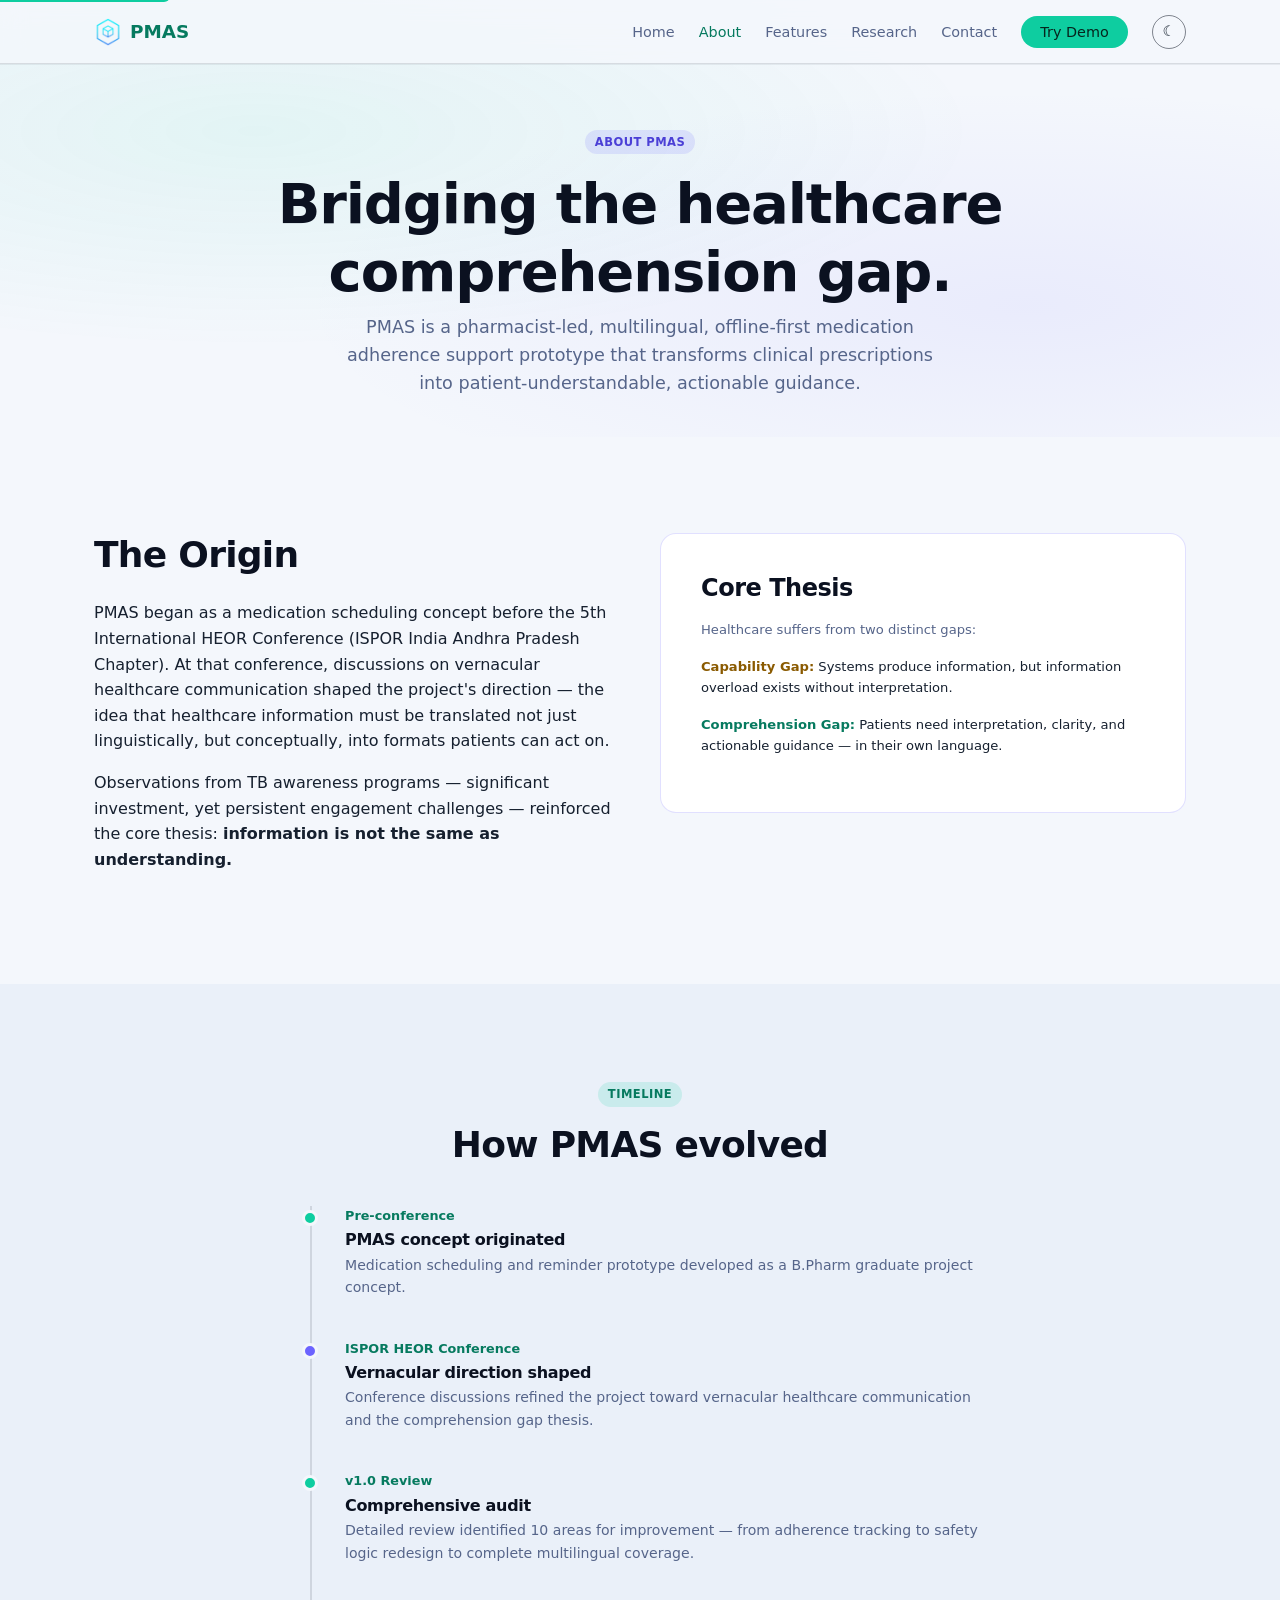
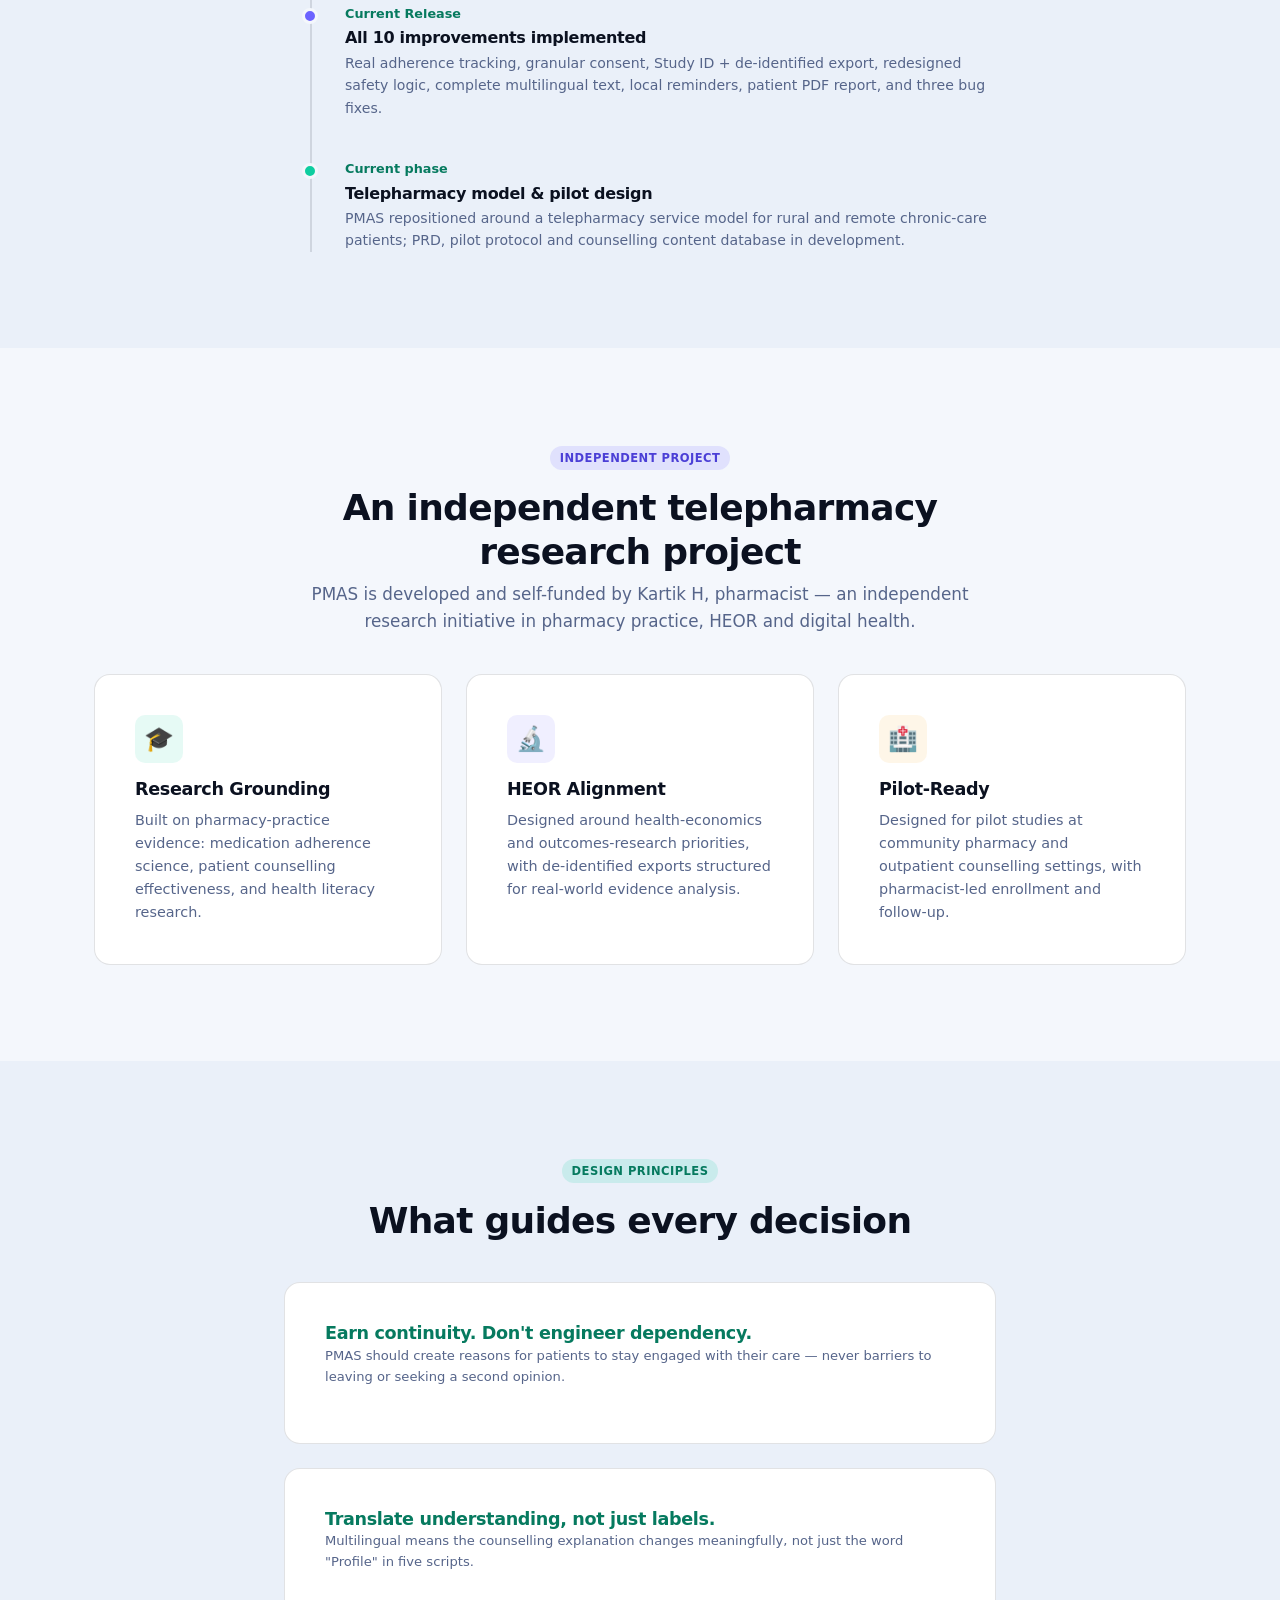
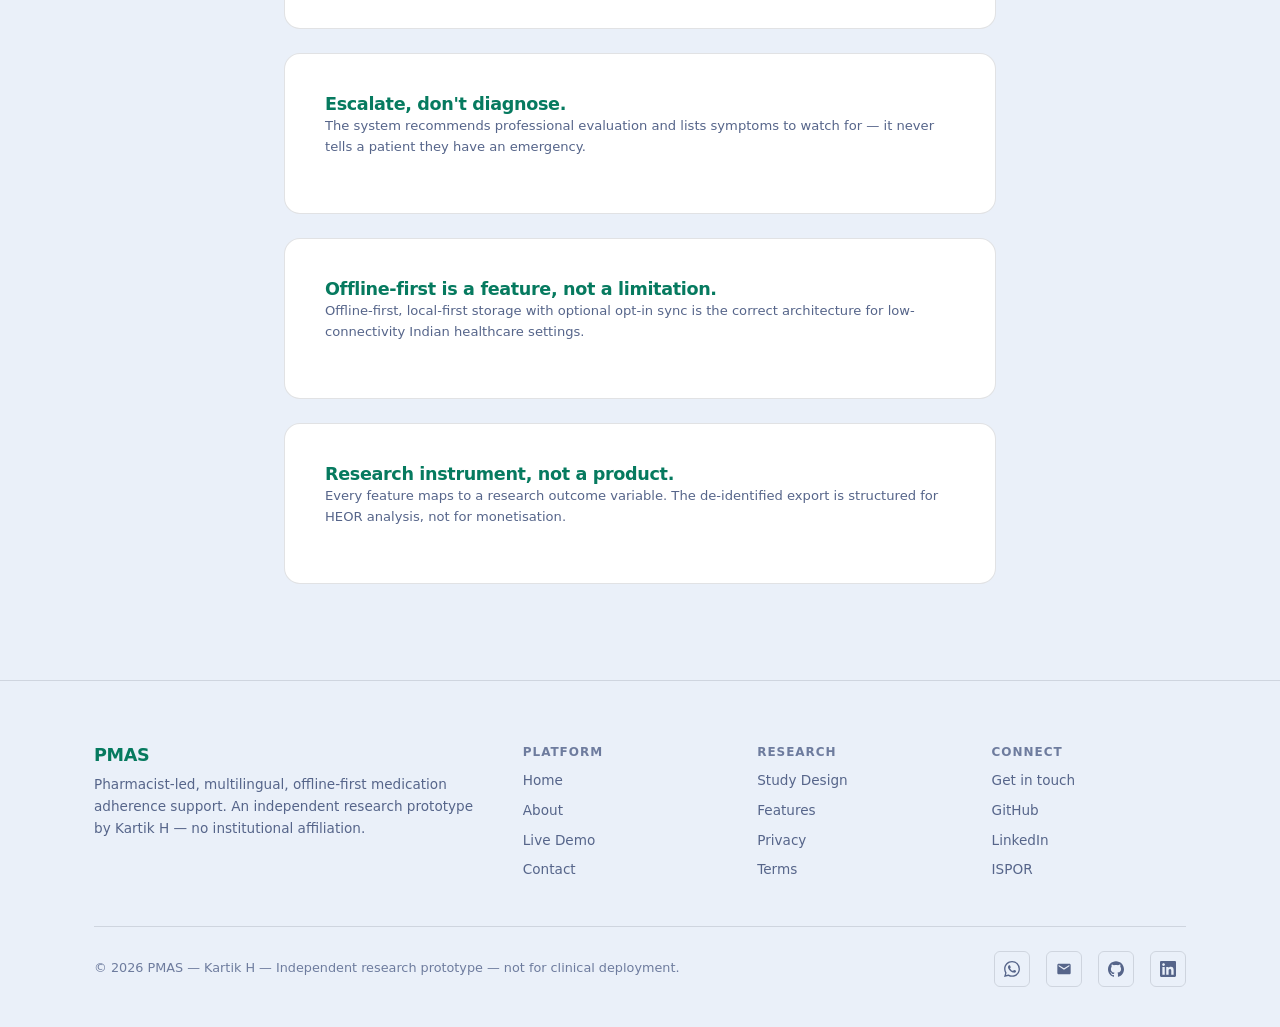
<file: patient-app/about.html>
<!DOCTYPE html>
<html lang="en" data-theme="dark">
<head>
<meta charset="UTF-8">
<meta name="viewport" content="width=device-width, initial-scale=1.0">
<meta name="description" content="About PMAS — the research prototype, the team, and the healthcare comprehension gap it addresses.">
<link rel="icon" href="assets/images/favicon/favicon.png" type="image/svg+xml">
<title>About — PMAS</title>
<link rel="stylesheet" href="assets/css/style.css">
<link rel="stylesheet" href="assets/css/components.css">
<link rel="stylesheet" href="assets/css/utilities.css">
<link rel="stylesheet" href="assets/css/animations.css">
    <script>
      /* Apply the saved theme before first paint so the correct palette shows
         immediately (theme.js re-applies on DOMContentLoaded). */
      (function () {
        try {
          var t = localStorage.getItem('pmas-theme') ||
                  (window.matchMedia('(prefers-color-scheme: light)').matches ? 'light' : 'dark');
          document.documentElement.setAttribute('data-theme', t);
        } catch (e) {}
      })();
    </script>

    <!-- ═══ AI-ERA META LAYER ═════════════════════════════════════ -->
    <!-- Canonical URL -->
    <link rel="canonical" href="https://kartik-h6.github.io/PMAS/about.html">

    <!-- Open Graph (Facebook, LinkedIn, WhatsApp) -->
    <meta property="og:title" content="About — PMAS">
    <meta property="og:description" content="About PMAS — the research prototype, the team, and the healthcare comprehension gap it addresses.">
    <meta property="og:type" content="website">
    <meta property="og:url" content="https://kartik-h6.github.io/PMAS/about.html">
    <meta property="og:image" content="https://kartik-h6.github.io/PMAS/assets/images/og/og-image.png">
    <meta property="og:image:width" content="1200">
    <meta property="og:image:height" content="630">
    <meta property="og:site_name" content="PMAS">
    <meta property="og:locale" content="en_IN">
    <meta property="og:locale:alternate" content="te_IN">
    <meta property="og:locale:alternate" content="kn_IN">
    <meta property="og:locale:alternate" content="ta_IN">
    <meta property="og:locale:alternate" content="hi_IN">

    <!-- Twitter Card -->
    <meta name="twitter:card" content="summary_large_image">
    <meta name="twitter:title" content="About — PMAS">
    <meta name="twitter:description" content="About PMAS — the research prototype, the team, and the healthcare comprehension gap it addresses.">
    <meta name="twitter:image" content="https://kartik-h6.github.io/PMAS/assets/images/og/og-image.png">
    <meta name="twitter:creator" content="@kartik_pmas">

    <!-- Theme color -->
    <meta name="theme-color" content="#0B1120">
    <meta name="color-scheme" content="dark light">

    <!-- PWA Manifest -->
    <link rel="manifest" href="manifest.json">

    <!-- Resource preloads (performance) -->
    <link rel="preload" href="assets/css/style.css" as="style">
    <link rel="preload" href="assets/css/components.css" as="style">
    <link rel="preload" href="assets/js/main.js" as="script">

    <!-- Preconnect (no external domains used — self-contained) -->

    <!-- Service Worker registration -->
    <script>
      if ('serviceWorker' in navigator) {
        window.addEventListener('load', () => {
          navigator.serviceWorker.register('sw.js')
            .then(reg => console.log('PMAS SW registered:', reg.scope))
            .catch(err => console.warn('PMAS SW registration failed:', err));
        });
      }
    </script>

    <!-- JSON-LD Structured Data -->
    <script type="application/ld+json">
{
      "@context": "https://schema.org",
      "@type": "Organization",
      "name": "PMAS",
      "description": "Pharmacist-led, multilingual, offline-first medication adherence support prototype.",
      "founder": {
        "@type": "Person",
        "name": "Kartik H",
        "jobTitle": "Pharmacist, Independent Researcher"
      }
    }
    </script>
    <script type="application/ld+json">
{
      "@context": "https://schema.org",
      "@type": "MedicalStudy",
      "name": "Post-Counseling Medication Adherence Support (PMAS)",
      "studyDesign": "Quasi-experimental pre-post pilot study",
      "studyLocation": {
        "@type": "Place",
        "name": "Andhra Pradesh, India"
      },
      "investigator": {
        "@type": "Person",
        "name": "Kartik H",
        "jobTitle": "Pharmacist, Independent Researcher"
      },
      "studySubject": {
        "@type": "MedicalCondition",
        "name": "Medication Non-Adherence in Chronic Disease Management"
      }
    }
    </script>
    <script type="application/ld+json">
    {
      "@context": "https://schema.org",
      "@type": "AboutPage",
      "name": "About — PMAS",
      "description": "About PMAS — the research prototype, the team, and the healthcare comprehension gap it addresses.",
      "url": "https://kartik-h6.github.io/PMAS/about.html",
      "isPartOf": {
        "@type": "WebSite",
        "name": "PMAS",
        "url": "https://kartik-h6.github.io/PMAS/"
      },
      "about": {
        "@type": "MedicalCondition",
        "name": "Medication Adherence in Chronic Disease Management"
      }
    }
    </script>
</head>
<body>
<a href="#main" class="skip-link">Skip to content</a>

<header class="site-header" id="site-header">
  <nav class="nav">
    <a href="./" class="nav-brand">
      <img src="assets/images/favicon/favicon.png" alt="PMAS" style="width:28px;height:28px;border-radius:6px;"> PMAS 
    </a>
    <button class="nav-toggle" aria-label="Toggle menu" aria-expanded="false"><span></span><span></span><span></span></button>
    <ul class="nav-links">
      <li><a href="./">Home</a></li>
      <li><a href="about.html" class="active">About</a></li>
      <li><a href="./#features">Features</a></li>
      <li><a href="./#research">Research</a></li>
      <li><a href="contact.html">Contact</a></li>
      <li><a href="demo/index.html" target="_blank" rel="noopener" class="nav-cta">Try Demo</a></li>
      <li><button class="theme-toggle" type="button" aria-label="Switch theme" title="Switch theme">☀</button></li>
    </ul>
  </nav>
</header>

<main id="main">
  <section class="page-header">
    <div class="hero-bg"></div>
    <div class="container relative z-1">
      <span class="badge badge-indigo">About PMAS</span>
      <h1 class="mt-2">Bridging the healthcare comprehension gap.</h1>
      <p>PMAS is a pharmacist-led, multilingual, offline-first medication adherence support prototype that transforms clinical prescriptions into patient-understandable, actionable guidance.</p>
    </div>
  </section>

  <section class="section">
    <div class="container">
      <div class="grid split-grid">
        <div class="reveal">
          <h2 class="mb-3">The Origin</h2>
          <p>PMAS began as a medication scheduling concept before the 5th International HEOR Conference (ISPOR India Andhra Pradesh Chapter). At that conference, discussions on vernacular healthcare communication shaped the project's direction — the idea that healthcare information must be translated not just linguistically, but conceptually, into formats patients can act on.</p>
          <p>Observations from TB awareness programs — significant investment, yet persistent engagement challenges — reinforced the core thesis: <strong>information is not the same as understanding.</strong></p>
        </div>
        <div class="card card-indigo reveal reveal-delay-1">
          <h3 class="mb-2">Core Thesis</h3>
          <p class="text-muted text-sm">Healthcare suffers from two distinct gaps:</p>
          <div class="mt-2">
            <p class="text-sm"><strong class="text-amber">Capability Gap:</strong> Systems produce information, but information overload exists without interpretation.</p>
            <p class="text-sm mt-2"><strong class="text-teal">Comprehension Gap:</strong> Patients need interpretation, clarity, and actionable guidance — in their own language.</p>
          </div>
        </div>
      </div>
    </div>
  </section>

  <section class="section section-alt">
    <div class="container">
      <div class="section-header reveal">
        <span class="badge badge-teal">Timeline</span>
        <h2 class="mt-2">How PMAS evolved</h2>
      </div>
      <div class="timeline">
        <div class="timeline-item reveal">
          <div class="timeline-dot"></div>
          <div class="timeline-date">Pre-conference</div>
          <h4>PMAS concept originated</h4>
          <p>Medication scheduling and reminder prototype developed as a B.Pharm graduate project concept.</p>
        </div>
        <div class="timeline-item indigo reveal reveal-delay-1">
          <div class="timeline-dot"></div>
          <div class="timeline-date">ISPOR HEOR Conference</div>
          <h4>Vernacular direction shaped</h4>
          <p>Conference discussions refined the project toward vernacular healthcare communication and the comprehension gap thesis.</p>
        </div>
        <div class="timeline-item reveal reveal-delay-2">
          <div class="timeline-dot"></div>
          <div class="timeline-date">v1.0 Review</div>
          <h4>Comprehensive audit</h4>
          <p>Detailed review identified 10 areas for improvement — from adherence tracking to safety logic redesign to complete multilingual coverage.</p>
        </div>
        <div class="timeline-item indigo reveal reveal-delay-3">
          <div class="timeline-dot"></div>
          <div class="timeline-date">Current Release</div>
          <h4>All 10 improvements implemented</h4>
          <p>Real adherence tracking, granular consent, Study ID + de-identified export, redesigned safety logic, complete multilingual text, local reminders, patient PDF report, and three bug fixes.</p>
        </div>
        <div class="timeline-item reveal">
          <div class="timeline-dot"></div>
          <div class="timeline-date">Current phase</div>
          <h4>Telepharmacy model & pilot design</h4>
          <p>PMAS repositioned around a telepharmacy service model for rural and remote chronic-care patients; PRD, pilot protocol and counselling content database in development.</p>
        </div>
      </div>
    </div>
  </section>

  <section class="section">
    <div class="container">
      <div class="section-header reveal">
        <span class="badge badge-indigo">Independent Project</span>
        <h2 class="mt-2">An independent telepharmacy research project</h2>
        <p>PMAS is developed and self-funded by Kartik H, pharmacist — an independent research initiative in pharmacy practice, HEOR and digital health.</p>
      </div>

      <div class="feature-grid">
        <div class="feature-card reveal">
          <div class="icon-wrap">🎓</div>
          <h3>Research Grounding</h3>
          <p>Built on pharmacy-practice evidence: medication adherence science, patient counselling effectiveness, and health literacy research.</p>
        </div>
        <div class="feature-card indigo reveal reveal-delay-1">
          <div class="icon-wrap">🔬</div>
          <h3>HEOR Alignment</h3>
          <p>Designed around health-economics and outcomes-research priorities, with de-identified exports structured for real-world evidence analysis.</p>
        </div>
        <div class="feature-card amber reveal reveal-delay-2">
          <div class="icon-wrap">🏥</div>
          <h3>Pilot-Ready</h3>
          <p>Designed for pilot studies at community pharmacy and outpatient counselling settings, with pharmacist-led enrollment and follow-up.</p>
        </div>
      </div>
    </div>
  </section>

  <section class="section section-alt">
    <div class="container-narrow">
      <div class="section-header reveal">
        <span class="badge badge-teal">Design Principles</span>
        <h2 class="mt-2">What guides every decision</h2>
      </div>
      <div class="reveal">
        <div class="card mb-3">
          <h4 class="text-teal">Earn continuity. Don't engineer dependency.</h4>
          <p class="text-muted text-sm">PMAS should create reasons for patients to stay engaged with their care — never barriers to leaving or seeking a second opinion.</p>
        </div>
        <div class="card mb-3">
          <h4 class="text-teal">Translate understanding, not just labels.</h4>
          <p class="text-muted text-sm">Multilingual means the counselling explanation changes meaningfully, not just the word "Profile" in five scripts.</p>
        </div>
        <div class="card mb-3">
          <h4 class="text-teal">Escalate, don't diagnose.</h4>
          <p class="text-muted text-sm">The system recommends professional evaluation and lists symptoms to watch for — it never tells a patient they have an emergency.</p>
        </div>
        <div class="card mb-3">
          <h4 class="text-teal">Offline-first is a feature, not a limitation.</h4>
          <p class="text-muted text-sm">Offline-first, local-first storage with optional opt-in sync is the correct architecture for low-connectivity Indian healthcare settings.</p>
        </div>
        <div class="card">
          <h4 class="text-teal">Research instrument, not a product.</h4>
          <p class="text-muted text-sm">Every feature maps to a research outcome variable. The de-identified export is structured for HEOR analysis, not for monetisation.</p>
        </div>
      </div>
    </div>
  </section>
</main>

<footer class="site-footer">
  <div class="container">
    <div class="footer-grid">
      <div class="footer-brand">
        <h4>PMAS</h4>
        <p>Pharmacist-led, multilingual, offline-first medication adherence support. An independent research prototype by Kartik H — no institutional affiliation.</p>
      </div>
      <div class="footer-col">
        <h5>Platform</h5>
        <ul><li><a href="./">Home</a></li><li><a href="about.html">About</a></li><li><a href="demo/index.html" target="_blank" rel="noopener">Live Demo</a></li><li><a href="contact.html">Contact</a></li></ul>
      </div>
      <div class="footer-col">
        <h5>Research</h5>
        <ul><li><a href="./#research">Study Design</a></li><li><a href="./#features">Features</a></li><li><a href="privacy.html">Privacy</a></li><li><a href="terms.html">Terms</a></li></ul>
      </div>
      <div class="footer-col">
        <h5>Connect</h5>
        <ul><li><a href="contact.html">Get in touch</a></li><li><a href="https://github.com/kartik-h6/PMAS" target="_blank" rel="noopener">GitHub</a></li><li><a href="https://www.linkedin.com/in/kartik-h6/" target="_blank" rel="noopener">LinkedIn</a></li><li><a href="https://ispor.org" target="_blank" rel="noopener">ISPOR</a></li></ul>
      </div>
    </div>
    <div class="footer-bottom">
      <p>© <span id="current-year">2025</span> PMAS — Kartik H — Independent research prototype — not for clinical deployment.</p>
      <div class="footer-social"><a href="contact.html#whatsapp" aria-label="WhatsApp — compose in the contact form" title="Contact via WhatsApp"><svg viewBox="0 0 24 24" aria-hidden="true" xmlns="http://www.w3.org/2000/svg"><path d="M17.472 14.382c-.297-.149-1.758-.867-2.03-.967-.273-.099-.471-.148-.67.15-.197.297-.767.966-.94 1.164-.173.199-.347.223-.644.075-.297-.15-1.255-.463-2.39-1.475-.883-.788-1.48-1.761-1.653-2.059-.173-.297-.018-.458.13-.606.134-.133.298-.347.446-.52.149-.174.198-.298.298-.497.099-.198.05-.371-.025-.52-.075-.149-.669-1.612-.916-2.207-.242-.579-.487-.5-.669-.51-.173-.008-.371-.01-.57-.01-.198 0-.52.074-.792.372-.272.297-1.04 1.016-1.04 2.479 0 1.462 1.065 2.875 1.213 3.074.149.198 2.096 3.2 5.077 4.487.709.306 1.262.489 1.694.625.712.227 1.36.195 1.871.118.571-.085 1.758-.719 2.006-1.413.248-.694.248-1.289.173-1.413-.074-.124-.272-.198-.57-.347m-5.421 7.403h-.004a9.87 9.87 0 01-5.031-1.378l-.361-.214-3.741.982.998-3.648-.235-.374a9.86 9.86 0 01-1.51-5.26c.001-5.45 4.436-9.884 9.888-9.884 2.64 0 5.122 1.03 6.988 2.898a9.825 9.825 0 012.893 6.994c-.003 5.45-4.437 9.884-9.885 9.884m8.413-18.297A11.815 11.815 0 0012.05 0C5.495 0 .16 5.335.157 11.892c0 2.096.547 4.142 1.588 5.945L.057 24l6.305-1.654a11.882 11.882 0 005.683 1.448h.005c6.554 0 11.89-5.335 11.893-11.893a11.821 11.821 0 00-3.48-8.413Z"/></svg></a><a href="contact.html#email" aria-label="Email — compose in the contact form" title="Contact via Email"><svg viewBox="0 0 24 24" aria-hidden="true" xmlns="http://www.w3.org/2000/svg"><path d="M20 4H4c-1.1 0-1.99.9-1.99 2L2 18c0 1.1.9 2 2 2h16c1.1 0 2-.9 2-2V6c0-1.1-.9-2-2-2zm0 4-8 5-8-5V6l8 5 8-5v2z"/></svg></a><a href="https://github.com/kartik-h6/PMAS" target="_blank" rel="noopener" aria-label="GitHub — PMAS source code" title="GitHub"><svg viewBox="0 0 24 24" aria-hidden="true" xmlns="http://www.w3.org/2000/svg"><path d="M12 .297c-6.63 0-12 5.373-12 12 0 5.303 3.438 9.8 8.205 11.385.6.113.82-.258.82-.577 0-.285-.01-1.04-.015-2.04-3.338.724-4.042-1.61-4.042-1.61C4.422 18.07 3.633 17.7 3.633 17.7c-1.087-.744.084-.729.084-.729 1.205.084 1.838 1.236 1.838 1.236 1.07 1.835 2.809 1.305 3.495.998.108-.776.417-1.305.76-1.605-2.665-.3-5.466-1.332-5.466-5.93 0-1.31.465-2.38 1.235-3.22-.135-.303-.54-1.523.105-3.176 0 0 1.005-.322 3.3 1.23.96-.267 1.98-.399 3-.405 1.02.006 2.04.138 3 .405 2.28-1.552 3.285-1.23 3.285-1.23.645 1.653.24 2.873.12 3.176.765.84 1.23 1.91 1.23 3.22 0 4.61-2.805 5.625-5.475 5.92.42.36.81 1.096.81 2.22 0 1.606-.015 2.896-.015 3.286 0 .315.21.69.825.57C20.565 22.092 24 17.592 24 12.297c0-6.627-5.373-12-12-12"/></svg></a><a href="https://www.linkedin.com/in/kartik-h6/" target="_blank" rel="noopener" aria-label="Kartik H on LinkedIn" title="LinkedIn"><svg viewBox="0 0 24 24" aria-hidden="true" xmlns="http://www.w3.org/2000/svg"><path d="M20.447 20.452h-3.554v-5.569c0-1.328-.027-3.037-1.852-3.037-1.853 0-2.136 1.445-2.136 2.939v5.667H9.351V9h3.414v1.561h.046c.477-.9 1.637-1.85 3.37-1.85 3.601 0 4.267 2.37 4.267 5.455v6.286zM5.337 7.433c-1.144 0-2.063-.926-2.063-2.065 0-1.138.92-2.063 2.063-2.063 1.14 0 2.064.925 2.064 2.063 0 1.139-.925 2.065-2.064 2.065zm1.782 13.019H3.555V9h3.564v11.452zM22.225 0H1.771C.792 0 0 .774 0 1.729v20.542C0 23.227.792 24 1.771 24h20.451C23.2 24 24 23.227 24 22.271V1.729C24 .774 23.2 0 22.225 0z"/></svg></a></div>
    </div>
  </div>
</footer>

<script src="assets/js/theme.js"></script>
<script src="assets/js/navigation.js"></script>
<script src="assets/js/animations.js"></script>
<script src="assets/js/main.js"></script>
</body>
</html>
</file>
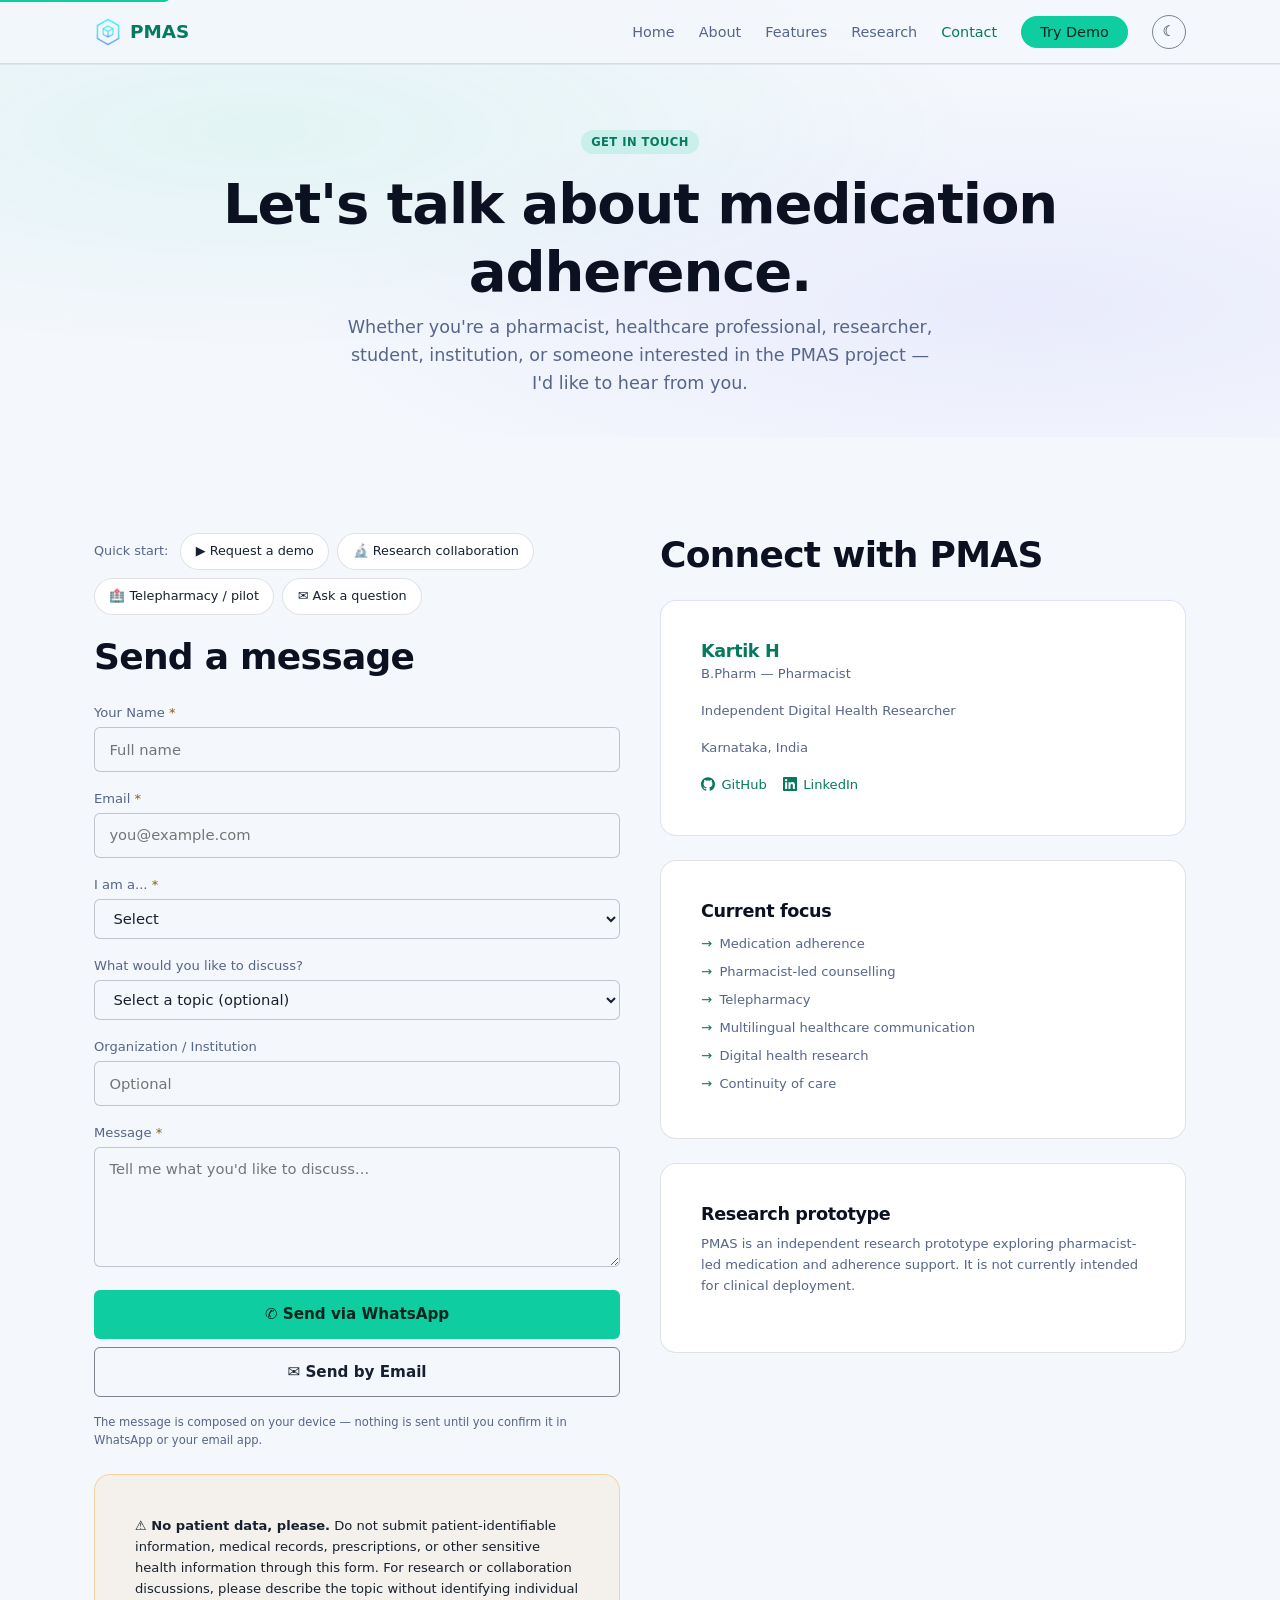
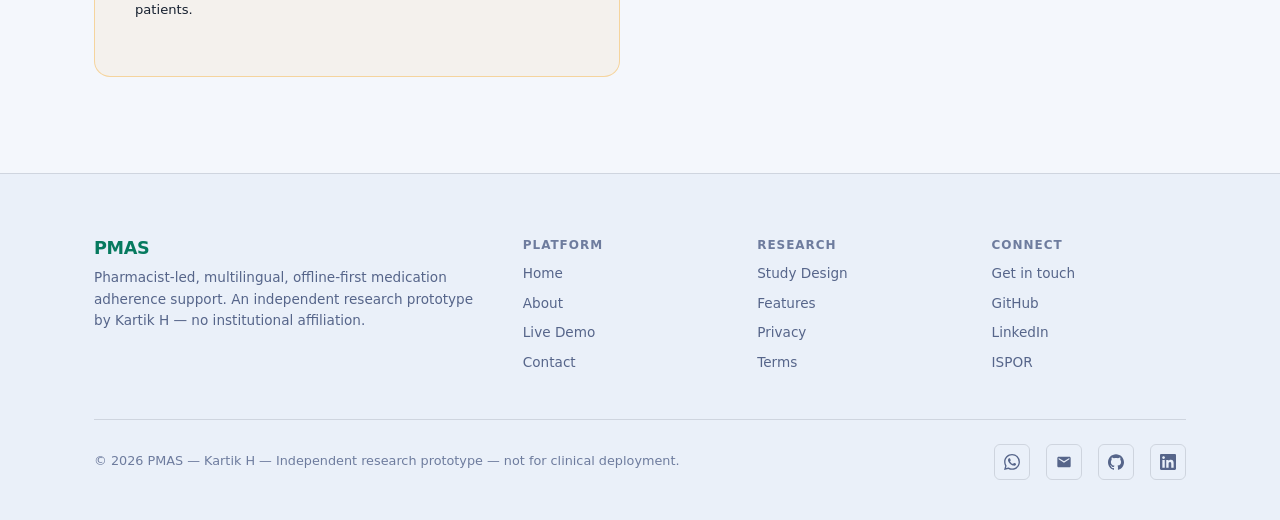
<file: patient-app/contact.html>
<!DOCTYPE html>
<html lang="en" data-theme="dark">
<head>
<meta charset="UTF-8">
<meta name="viewport" content="width=device-width, initial-scale=1.0">
<meta name="description" content="Contact the PMAS team — Kartik H, Pharmacist">
<link rel="icon" href="assets/images/favicon/favicon.png" type="image/svg+xml">
<title>Contact — PMAS</title>
<link rel="stylesheet" href="assets/css/style.css">
<link rel="stylesheet" href="assets/css/components.css">
<link rel="stylesheet" href="assets/css/utilities.css">
<link rel="stylesheet" href="assets/css/animations.css">
    <script>
      /* Apply the saved theme before first paint so the correct palette shows
         immediately (theme.js re-applies on DOMContentLoaded). */
      (function () {
        try {
          var t = localStorage.getItem('pmas-theme') ||
                  (window.matchMedia('(prefers-color-scheme: light)').matches ? 'light' : 'dark');
          document.documentElement.setAttribute('data-theme', t);
        } catch (e) {}
      })();
    </script>

    <!-- ═══ AI-ERA META LAYER ═════════════════════════════════════ -->
    <!-- Canonical URL -->
    <link rel="canonical" href="https://kartik-h6.github.io/PMAS/contact.html">

    <!-- Open Graph (Facebook, LinkedIn, WhatsApp) -->
    <meta property="og:title" content="Contact — PMAS">
    <meta property="og:description" content="Contact the PMAS team — Kartik H, Pharmacist">
    <meta property="og:type" content="website">
    <meta property="og:url" content="https://kartik-h6.github.io/PMAS/contact.html">
    <meta property="og:image" content="https://kartik-h6.github.io/PMAS/assets/images/og/og-image.png">
    <meta property="og:image:width" content="1200">
    <meta property="og:image:height" content="630">
    <meta property="og:site_name" content="PMAS">
    <meta property="og:locale" content="en_IN">
    <meta property="og:locale:alternate" content="te_IN">
    <meta property="og:locale:alternate" content="kn_IN">
    <meta property="og:locale:alternate" content="ta_IN">
    <meta property="og:locale:alternate" content="hi_IN">

    <!-- Twitter Card -->
    <meta name="twitter:card" content="summary_large_image">
    <meta name="twitter:title" content="Contact — PMAS">
    <meta name="twitter:description" content="Contact the PMAS team — Kartik H, Pharmacist">
    <meta name="twitter:image" content="https://kartik-h6.github.io/PMAS/assets/images/og/og-image.png">
    <meta name="twitter:creator" content="@kartik_pmas">

    <!-- Theme color -->
    <meta name="theme-color" content="#0B1120">
    <meta name="color-scheme" content="dark light">

    <!-- PWA Manifest -->
    <link rel="manifest" href="manifest.json">

    <!-- Resource preloads (performance) -->
    <link rel="preload" href="assets/css/style.css" as="style">
    <link rel="preload" href="assets/css/components.css" as="style">
    <link rel="preload" href="assets/js/main.js" as="script">

    <!-- Preconnect (no external domains used — self-contained) -->

    <!-- Service Worker registration -->
    <script>
      if ('serviceWorker' in navigator) {
        window.addEventListener('load', () => {
          navigator.serviceWorker.register('sw.js')
            .then(reg => console.log('PMAS SW registered:', reg.scope))
            .catch(err => console.warn('PMAS SW registration failed:', err));
        });
      }
    </script>

    <!-- JSON-LD Structured Data -->
    <script type="application/ld+json">
{
      "@context": "https://schema.org",
      "@type": "Organization",
      "name": "PMAS",
      "description": "Pharmacist-led, multilingual, offline-first medication adherence support prototype.",
      "founder": {
        "@type": "Person",
        "name": "Kartik H",
        "jobTitle": "Pharmacist, Independent Researcher"
      }
    }
    </script>
    <script type="application/ld+json">
{
      "@context": "https://schema.org",
      "@type": "MedicalStudy",
      "name": "Post-Counseling Medication Adherence Support (PMAS)",
      "studyDesign": "Quasi-experimental pre-post pilot study",
      "studyLocation": {
        "@type": "Place",
        "name": "Andhra Pradesh, India"
      },
      "investigator": {
        "@type": "Person",
        "name": "Kartik H",
        "jobTitle": "Pharmacist, Independent Researcher"
      },
      "studySubject": {
        "@type": "MedicalCondition",
        "name": "Medication Non-Adherence in Chronic Disease Management"
      }
    }
    </script>
    <script type="application/ld+json">
    {
      "@context": "https://schema.org",
      "@type": "ContactPage",
      "name": "Contact — PMAS",
      "description": "Contact the PMAS team — Kartik H, Pharmacist",
      "url": "https://kartik-h6.github.io/PMAS/contact.html",
      "isPartOf": {
        "@type": "WebSite",
        "name": "PMAS",
        "url": "https://kartik-h6.github.io/PMAS/"
      },
      "about": {
        "@type": "MedicalCondition",
        "name": "Medication Adherence in Chronic Disease Management"
      }
    }
    </script>
<style>
/* Contact page — structured inquiry composer + quick-start chips */
.cta-chips { display:flex; flex-wrap:wrap; gap:0.5rem; align-items:center; margin-bottom:1.25rem; }
.cta-chips-label { font-size:0.8rem; color:var(--muted); margin-right:0.25rem; }
.cta-chip { background:var(--surface); border:1px solid var(--border, rgba(138,155,190,0.25)); color:var(--text); border-radius:999px; padding:0.45rem 0.9rem; font-size:0.8rem; font-weight:500; cursor:pointer; transition:border-color .2s ease, color .2s ease, transform .2s ease, background .2s ease; }
.cta-chip:hover { border-color:var(--teal-ink); color:var(--teal-ink); transform:translateY(-1px); }
.cta-chip.active { border-color:var(--teal-ink); color:var(--teal-ink); background:rgba(14,205,160,0.08); }
.req { color:var(--amber-ink); }
.pmas-toast { position:fixed; top:1rem; left:50%; transform:translateX(-50%); z-index:100; background:var(--surface); border:1px solid var(--border, rgba(138,155,190,0.25)); border-radius:var(--radius, 12px); padding:0.7rem 1.1rem; font-size:0.85rem; box-shadow:0 8px 24px rgba(0,0,0,0.4); opacity:0; transition:opacity .25s; pointer-events:none; max-width:90vw; }
.pmas-toast.show { opacity:1; }
.pmas-toast.toast-error { background:#7f1d1d; border-color:rgba(239,68,68,0.65); color:#fecaca; }
.focus-list { list-style:none; padding:0; margin:0.5rem 0 0; }
.focus-list li { padding:0.22rem 0 0.22rem 1.15rem; position:relative; color:var(--muted); }
.focus-list li::before { content:"→"; position:absolute; left:0; color:var(--teal-ink); }
.form-input.invalid, .form-select.invalid, .form-textarea.invalid { border-color: #ef4444 !important; box-shadow: 0 0 0 1px rgba(239,68,68,0.35); }
</style>
</head>
<body>
<a href="#main" class="skip-link">Skip to content</a>

<header class="site-header" id="site-header">
  <nav class="nav">
    <a href="./" class="nav-brand">
      <img src="assets/images/favicon/favicon.png" alt="PMAS" style="width:28px;height:28px;border-radius:6px;"> PMAS 
    </a>
    <button class="nav-toggle" aria-label="Toggle menu" aria-expanded="false"><span></span><span></span><span></span></button>
    <ul class="nav-links">
      <li><a href="./">Home</a></li>
      <li><a href="about.html">About</a></li>
      <li><a href="./#features">Features</a></li>
      <li><a href="./#research">Research</a></li>
      <li><a href="contact.html" class="active">Contact</a></li>
      <li><a href="demo/index.html" target="_blank" rel="noopener" class="nav-cta">Try Demo</a></li>
      <li><button class="theme-toggle" type="button" aria-label="Switch theme" title="Switch theme">☀</button></li>
    </ul>
  </nav>
</header>

<main id="main">
  <section class="page-header">
    <div class="hero-bg"></div>
    <div class="container relative z-1">
      <span class="badge badge-teal">Get in Touch</span>
      <h1 class="mt-2">Let's talk about medication adherence.</h1>
      <p>Whether you're a pharmacist, healthcare professional, researcher, student, institution, or someone interested in the PMAS project — I'd like to hear from you.</p>
    </div>
  </section>

  <section class="section">
    <div class="container">
      <div class="grid split-grid">
        <!-- ═══ Contact form ═══ -->
        <div class="reveal">
          <div class="cta-chips" role="group" aria-label="Quick start">
            <span class="cta-chips-label">Quick start:</span>
            <button type="button" class="cta-chip" data-topic="Demonstration / Presentation" data-msg="Hi Kartik, I'd like to request a demonstration of PMAS. I'm particularly interested in ">▶ Request a demo</button>
            <button type="button" class="cta-chip" data-topic="Research Collaboration" data-msg="Hi Kartik, I'd like to explore a research collaboration with PMAS. My area of work is ">🔬 Research collaboration</button>
            <button type="button" class="cta-chip" data-topic="Telepharmacy / Continuity of Care" data-msg="Hi Kartik, I'm interested in the telepharmacy model of PMAS for our setting — ">🏥 Telepharmacy / pilot</button>
            <button type="button" class="cta-chip" data-topic="General Inquiry" data-msg="Hi Kartik, I have a question about PMAS: ">✉ Ask a question</button>
          </div>
          <h2 class="mb-3">Send a message</h2>
          <form id="contact-form" novalidate>
            <div class="form-group">
              <label class="form-label" for="name">Your Name <span class="req">*</span></label>
              <input type="text" id="name" class="form-input" required placeholder="Full name">
            </div>
            <div class="form-group">
              <label class="form-label" for="email">Email <span class="req">*</span></label>
              <input type="email" id="email" class="form-input" required placeholder="you@example.com">
            </div>
            <div class="form-group">
              <label class="form-label" for="role">I am a... <span class="req">*</span></label>
              <select id="role" class="form-select" required>
                <option value="">Select</option>
                <option>Pharmacist</option>
                <option>Healthcare Professional</option>
                <option>Researcher / Academic</option>
                <option>Pharmacy Student</option>
                <option>Healthcare Institution</option>
                <option>Technology / AI Collaborator</option>
                <option>Conference / Academic Contact</option>
                <option>Other</option>
              </select>
            </div>
            <div class="form-group">
              <label class="form-label" for="topic">What would you like to discuss?</label>
              <select id="topic" class="form-select">
                <option value="">Select a topic (optional)</option>
                <option>PMAS Research</option>
                <option>Pharmacist Portal</option>
                <option>Telepharmacy / Continuity of Care</option>
                <option>Medication Adherence</option>
                <option>Multilingual Counselling</option>
                <option>Digital Health / AI</option>
                <option>Research Collaboration</option>
                <option>Demonstration / Presentation</option>
                <option>General Inquiry</option>
              </select>
            </div>
            <div class="form-group">
              <label class="form-label" for="org">Organization / Institution</label>
              <input type="text" id="org" class="form-input" placeholder="Optional">
            </div>
            <div class="form-group">
              <label class="form-label" for="message">Message <span class="req">*</span></label>
              <textarea id="message" class="form-textarea" required placeholder="Tell me what you'd like to discuss..."></textarea>
            </div>
            <button type="submit" id="btn-whatsapp" class="btn btn-primary btn-block">✆ Send via WhatsApp</button>
            <button type="button" id="btn-email" class="btn btn-ghost btn-block" style="margin-top:0.5rem;">✉ Send by Email</button>
            <p class="text-muted text-xs mt-2">The message is composed on your device — nothing is sent until you confirm it in WhatsApp or your email app.</p>
            <div class="card mt-3" style="border-color: rgba(245,158,11,0.35); background: rgba(245,158,11,0.06);">
              <p class="text-sm"><strong>⚠ No patient data, please.</strong> Do not submit patient-identifiable information, medical records, prescriptions, or other sensitive health information through this form. For research or collaboration discussions, please describe the topic without identifying individual patients.</p>
            </div>
          </form>
        </div>

        <!-- ═══ Connect with PMAS ═══ -->
        <div class="reveal reveal-delay-1">
          <h2 class="mb-3">Connect with PMAS</h2>
          <div class="card card-indigo mb-3">
            <h4 class="text-teal">Kartik H</h4>
            <p class="text-muted text-sm">B.Pharm — Pharmacist</p>
            <p class="text-muted text-sm">Independent Digital Health Researcher</p>
            <p class="text-muted text-sm">Karnataka, India</p>
            <div class="text-sm" style="display:flex;flex-wrap:wrap;gap:1rem;margin-top:0.75rem;"><a href="https://github.com/kartik-h6/PMAS" target="_blank" rel="noopener" style="color:var(--teal-ink);font-weight:500;text-decoration:none;display:inline-flex;align-items:center;gap:0.4rem;"><svg viewBox="0 0 24 24" aria-hidden="true" xmlns="http://www.w3.org/2000/svg" style="width:14px;height:14px;fill:currentColor;"><path d="M12 .297c-6.63 0-12 5.373-12 12 0 5.303 3.438 9.8 8.205 11.385.6.113.82-.258.82-.577 0-.285-.01-1.04-.015-2.04-3.338.724-4.042-1.61-4.042-1.61C4.422 18.07 3.633 17.7 3.633 17.7c-1.087-.744.084-.729.084-.729 1.205.084 1.838 1.236 1.838 1.236 1.07 1.835 2.809 1.305 3.495.998.108-.776.417-1.305.76-1.605-2.665-.3-5.466-1.332-5.466-5.93 0-1.31.465-2.38 1.235-3.22-.135-.303-.54-1.523.105-3.176 0 0 1.005-.322 3.3 1.23.96-.267 1.98-.399 3-.405 1.02.006 2.04.138 3 .405 2.28-1.552 3.285-1.23 3.285-1.23.645 1.653.24 2.873.12 3.176.765.84 1.23 1.91 1.23 3.22 0 4.61-2.805 5.625-5.475 5.92.42.36.81 1.096.81 2.22 0 1.606-.015 2.896-.015 3.286 0 .315.21.69.825.57C20.565 22.092 24 17.592 24 12.297c0-6.627-5.373-12-12-12"/></svg>GitHub</a><a href="https://www.linkedin.com/in/kartik-h6/" target="_blank" rel="noopener" style="color:var(--teal-ink);font-weight:500;text-decoration:none;display:inline-flex;align-items:center;gap:0.4rem;"><svg viewBox="0 0 24 24" aria-hidden="true" xmlns="http://www.w3.org/2000/svg" style="width:14px;height:14px;fill:currentColor;"><path d="M20.447 20.452h-3.554v-5.569c0-1.328-.027-3.037-1.852-3.037-1.853 0-2.136 1.445-2.136 2.939v5.667H9.351V9h3.414v1.561h.046c.477-.9 1.637-1.85 3.37-1.85 3.601 0 4.267 2.37 4.267 5.455v6.286zM5.337 7.433c-1.144 0-2.063-.926-2.063-2.065 0-1.138.92-2.063 2.063-2.063 1.14 0 2.064.925 2.064 2.063 0 1.139-.925 2.065-2.064 2.065zm1.782 13.019H3.555V9h3.564v11.452zM22.225 0H1.771C.792 0 0 .774 0 1.729v20.542C0 23.227.792 24 1.771 24h20.451C23.2 24 24 23.227 24 22.271V1.729C24 .774 23.2 0 22.225 0z"/></svg>LinkedIn</a></div>
          </div>
          <div class="card mb-3">
            <h4 class="mb-1">Current focus</h4>
            <ul class="focus-list text-sm">
              <li>Medication adherence</li>
              <li>Pharmacist-led counselling</li>
              <li>Telepharmacy</li>
              <li>Multilingual healthcare communication</li>
              <li>Digital health research</li>
              <li>Continuity of care</li>
            </ul>
          </div>
          <div class="card">
            <h4 class="mb-1">Research prototype</h4>
            <p class="text-muted text-sm">PMAS is an independent research prototype exploring pharmacist-led medication and adherence support. It is not currently intended for clinical deployment.</p>
          </div>
        </div>
      </div>
    </div>
  </section>
</main>

<footer class="site-footer">
  <div class="container">
    <div class="footer-grid">
      <div class="footer-brand">
        <h4>PMAS</h4>
        <p>Pharmacist-led, multilingual, offline-first medication adherence support. An independent research prototype by Kartik H — no institutional affiliation.</p>
      </div>
      <div class="footer-col">
        <h5>Platform</h5>
        <ul><li><a href="./">Home</a></li><li><a href="about.html">About</a></li><li><a href="demo/index.html" target="_blank" rel="noopener">Live Demo</a></li><li><a href="contact.html">Contact</a></li></ul>
      </div>
      <div class="footer-col">
        <h5>Research</h5>
        <ul><li><a href="./#research">Study Design</a></li><li><a href="./#features">Features</a></li><li><a href="privacy.html">Privacy</a></li><li><a href="terms.html">Terms</a></li></ul>
      </div>
      <div class="footer-col">
        <h5>Connect</h5>
        <ul><li><a href="contact.html">Get in touch</a></li><li><a href="https://github.com/kartik-h6/PMAS" target="_blank" rel="noopener">GitHub</a></li><li><a href="https://www.linkedin.com/in/kartik-h6/" target="_blank" rel="noopener">LinkedIn</a></li><li><a href="https://ispor.org" target="_blank" rel="noopener">ISPOR</a></li></ul>
      </div>
    </div>
    <div class="footer-bottom">
      <p>© <span id="current-year">2025</span> PMAS — Kartik H — Independent research prototype — not for clinical deployment.</p>
      <div class="footer-social"><a href="contact.html#whatsapp" aria-label="WhatsApp — compose in the contact form" title="Contact via WhatsApp"><svg viewBox="0 0 24 24" aria-hidden="true" xmlns="http://www.w3.org/2000/svg"><path d="M17.472 14.382c-.297-.149-1.758-.867-2.03-.967-.273-.099-.471-.148-.67.15-.197.297-.767.966-.94 1.164-.173.199-.347.223-.644.075-.297-.15-1.255-.463-2.39-1.475-.883-.788-1.48-1.761-1.653-2.059-.173-.297-.018-.458.13-.606.134-.133.298-.347.446-.52.149-.174.198-.298.298-.497.099-.198.05-.371-.025-.52-.075-.149-.669-1.612-.916-2.207-.242-.579-.487-.5-.669-.51-.173-.008-.371-.01-.57-.01-.198 0-.52.074-.792.372-.272.297-1.04 1.016-1.04 2.479 0 1.462 1.065 2.875 1.213 3.074.149.198 2.096 3.2 5.077 4.487.709.306 1.262.489 1.694.625.712.227 1.36.195 1.871.118.571-.085 1.758-.719 2.006-1.413.248-.694.248-1.289.173-1.413-.074-.124-.272-.198-.57-.347m-5.421 7.403h-.004a9.87 9.87 0 01-5.031-1.378l-.361-.214-3.741.982.998-3.648-.235-.374a9.86 9.86 0 01-1.51-5.26c.001-5.45 4.436-9.884 9.888-9.884 2.64 0 5.122 1.03 6.988 2.898a9.825 9.825 0 012.893 6.994c-.003 5.45-4.437 9.884-9.885 9.884m8.413-18.297A11.815 11.815 0 0012.05 0C5.495 0 .16 5.335.157 11.892c0 2.096.547 4.142 1.588 5.945L.057 24l6.305-1.654a11.882 11.882 0 005.683 1.448h.005c6.554 0 11.89-5.335 11.893-11.893a11.821 11.821 0 00-3.48-8.413Z"/></svg></a><a href="contact.html#email" aria-label="Email — compose in the contact form" title="Contact via Email"><svg viewBox="0 0 24 24" aria-hidden="true" xmlns="http://www.w3.org/2000/svg"><path d="M20 4H4c-1.1 0-1.99.9-1.99 2L2 18c0 1.1.9 2 2 2h16c1.1 0 2-.9 2-2V6c0-1.1-.9-2-2-2zm0 4-8 5-8-5V6l8 5 8-5v2z"/></svg></a><a href="https://github.com/kartik-h6/PMAS" target="_blank" rel="noopener" aria-label="GitHub — PMAS source code" title="GitHub"><svg viewBox="0 0 24 24" aria-hidden="true" xmlns="http://www.w3.org/2000/svg"><path d="M12 .297c-6.63 0-12 5.373-12 12 0 5.303 3.438 9.8 8.205 11.385.6.113.82-.258.82-.577 0-.285-.01-1.04-.015-2.04-3.338.724-4.042-1.61-4.042-1.61C4.422 18.07 3.633 17.7 3.633 17.7c-1.087-.744.084-.729.084-.729 1.205.084 1.838 1.236 1.838 1.236 1.07 1.835 2.809 1.305 3.495.998.108-.776.417-1.305.76-1.605-2.665-.3-5.466-1.332-5.466-5.93 0-1.31.465-2.38 1.235-3.22-.135-.303-.54-1.523.105-3.176 0 0 1.005-.322 3.3 1.23.96-.267 1.98-.399 3-.405 1.02.006 2.04.138 3 .405 2.28-1.552 3.285-1.23 3.285-1.23.645 1.653.24 2.873.12 3.176.765.84 1.23 1.91 1.23 3.22 0 4.61-2.805 5.625-5.475 5.92.42.36.81 1.096.81 2.22 0 1.606-.015 2.896-.015 3.286 0 .315.21.69.825.57C20.565 22.092 24 17.592 24 12.297c0-6.627-5.373-12-12-12"/></svg></a><a href="https://www.linkedin.com/in/kartik-h6/" target="_blank" rel="noopener" aria-label="Kartik H on LinkedIn" title="LinkedIn"><svg viewBox="0 0 24 24" aria-hidden="true" xmlns="http://www.w3.org/2000/svg"><path d="M20.447 20.452h-3.554v-5.569c0-1.328-.027-3.037-1.852-3.037-1.853 0-2.136 1.445-2.136 2.939v5.667H9.351V9h3.414v1.561h.046c.477-.9 1.637-1.85 3.37-1.85 3.601 0 4.267 2.37 4.267 5.455v6.286zM5.337 7.433c-1.144 0-2.063-.926-2.063-2.065 0-1.138.92-2.063 2.063-2.063 1.14 0 2.064.925 2.064 2.063 0 1.139-.925 2.065-2.064 2.065zm1.782 13.019H3.555V9h3.564v11.452zM22.225 0H1.771C.792 0 0 .774 0 1.729v20.542C0 23.227.792 24 1.771 24h20.451C23.2 24 24 23.227 24 22.271V1.729C24 .774 23.2 0 22.225 0z"/></svg></a></div>
    </div>
  </div>
</footer>

<script src="assets/js/theme.js"></script>
<script src="assets/js/navigation.js"></script>
<script src="assets/js/animations.js"></script>
<script src="assets/js/main.js"></script>
<script>
/* ═══ PMAS contact — structured inquiry composer ═══
   Both buttons build the same structured message locally; nothing leaves
   the device until the user confirms in WhatsApp or their email app. */
(function () {
  var WHATSAPP_NUMBER = '919480727214';
  var EMAIL_TO = 'kartik.h6822@gmail.com';

  function toast(msg, isError) {
    var t = document.getElementById('pmas-toast');
    if (!t) { alert(msg); return; }
    t.textContent = msg;
    /* Errors get a distinct red style and are announced assertively, so
       they cannot be mistaken for a "message sent" confirmation (#30). */
    t.classList.toggle('toast-error', !!isError);
    t.setAttribute('role', isError ? 'alert' : 'status');
    t.setAttribute('aria-live', isError ? 'assertive' : 'polite');
    t.classList.add('show');
    clearTimeout(t._timer);
    t._timer = setTimeout(function () { t.classList.remove('show'); }, isError ? 4500 : 3200);
  }

  var REQUIRED = ['name', 'email', 'role', 'message'];

  function markInvalid(el) {
    el.classList.add('invalid');
    el.setAttribute('aria-invalid', 'true');
  }

  function clearInvalid() {
    REQUIRED.forEach(function (id) {
      var el = document.getElementById(id);
      el.classList.remove('invalid');
      el.removeAttribute('aria-invalid');
    });
  }

  /* Clear the red highlight live as the user types or picks */
  REQUIRED.forEach(function (id) {
    var el = document.getElementById(id);
    if (!el) return;
    el.addEventListener('input', function () { el.classList.remove('invalid'); el.removeAttribute('aria-invalid'); });
    el.addEventListener('change', function () { el.classList.remove('invalid'); el.removeAttribute('aria-invalid'); });
  });

  function buildInquiry() {
    clearInvalid();
    var val = function (id) { return document.getElementById(id).value.trim(); };
    var name = val('name'), email = val('email'), message = val('message');
    var role = document.getElementById('role').value;
    var topic = document.getElementById('topic').value;
    var org = val('org');
    var missing = [];
    if (!name) missing.push('your name');
    if (!email) missing.push('your email address');
    else if (!/^[^@\s]+@[^@\s]+\.[^@\s]+$/.test(email)) {
      markInvalid(document.getElementById('email'));
      toast('Please enter a valid email address.', true);
      document.getElementById('email').focus();
      return null;
    }
    if (!role) missing.push('who you are');
    if (!message) missing.push('a message');
    if (missing.length) {
      var firstEl = null;
      REQUIRED.forEach(function (id) {
        var el = document.getElementById(id);
        if (!val(id)) { markInvalid(el); if (!firstEl) firstEl = el; }
      });
      toast('Please fill in ' + missing.join(', ') + ' before sending.', true);
      if (firstEl) { firstEl.focus(); firstEl.scrollIntoView({ behavior: 'smooth', block: 'center' }); }
      return null;
    }
    var lines = ['New PMAS Inquiry', '',
      'Name: ' + name,
      'Email: ' + email,
      'Role: ' + role];
    if (topic) lines.push('Topic: ' + topic);
    if (org) lines.push('Organization: ' + org);
    lines.push('', 'Message:', message, '', 'Sent via PMAS contact page');
    return { text: lines.join('\n'), subject: 'PMAS inquiry — ' + (topic || role) };
  }

  function sendEmail(m) {
    window.location.href = 'mailto:' + EMAIL_TO +
      '?subject=' + encodeURIComponent(m.subject) +
      '&body=' + encodeURIComponent(m.text);
  }

  document.getElementById('contact-form').addEventListener('submit', function (e) {
    e.preventDefault();
    var m = buildInquiry();
    if (!m) return;
    window.open('https://wa.me/' + WHATSAPP_NUMBER + '?text=' + encodeURIComponent(m.text), '_blank', 'noopener');
  });

  document.getElementById('btn-email').addEventListener('click', function () {
    var m = buildInquiry();
    if (m) sendEmail(m);
  });

  /* Quick-start chips: prefill topic + message starter, focus the form */
  Array.prototype.forEach.call(document.querySelectorAll('.cta-chip'), function (chip) {
    chip.addEventListener('click', function () {
      Array.prototype.forEach.call(document.querySelectorAll('.cta-chip'), function (c) { c.classList.remove('active'); });
      chip.classList.add('active');
      var topicSel = document.getElementById('topic');
      var opt = Array.prototype.find.call(topicSel.options, function (o) { return o.text === chip.getAttribute('data-topic'); });
      if (opt) topicSel.value = opt.value || opt.text;
      var msg = document.getElementById('message');
      if (!msg.value.trim()) msg.value = chip.getAttribute('data-msg');
      document.getElementById('contact-form').scrollIntoView({ behavior: 'smooth', block: 'start' });
      var name = document.getElementById('name');
      (name.value.trim() ? msg : name).focus();
    });
  });
  /* Footer deep-links (#whatsapp / #email): scroll to the form and point
     the user at the matching send button instead of opening a raw chat */
  function handleContactDeepLink() {
    var mode = (location.hash || '').replace('#', '');
    if (mode !== 'whatsapp' && mode !== 'email') return;
    var form = document.getElementById('contact-form');
    if (!form) return;
    setTimeout(function () {
      form.scrollIntoView({ behavior: 'smooth', block: 'start' });
      var btn = document.getElementById(mode === 'whatsapp' ? 'btn-whatsapp' : 'btn-email');
      if (btn) {
        btn.classList.add('pulse-cta');
        setTimeout(function () { btn.classList.remove('pulse-cta'); }, 4200);
      }
      toast(mode === 'whatsapp'
        ? 'Compose your message below — it opens in WhatsApp when you tap Send.'
        : 'Compose your message below — it opens in your email app when you tap Send.');
    }, 250);
  }
  handleContactDeepLink();
  window.addEventListener('hashchange', handleContactDeepLink);
})();
</script>
<div class="pmas-toast" id="pmas-toast" role="status" aria-live="polite"></div>
</body>
</html>
</file>
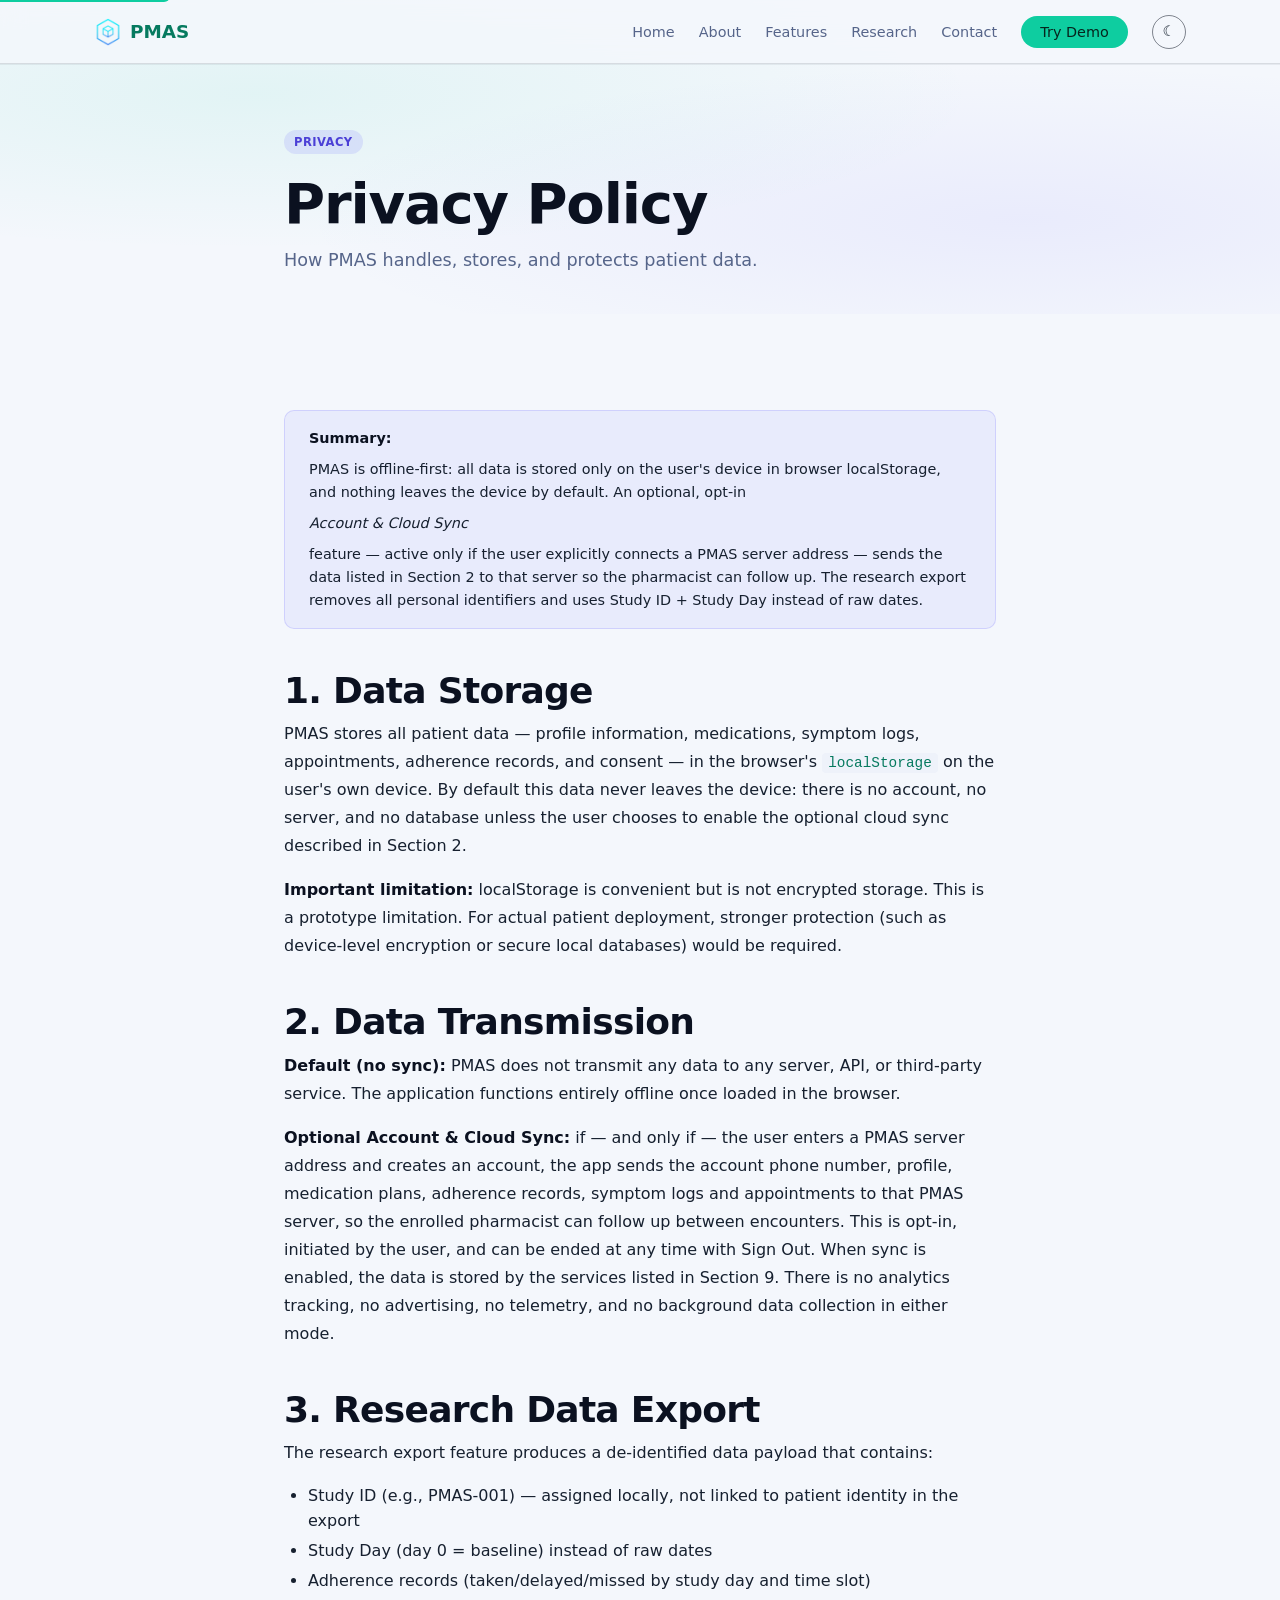
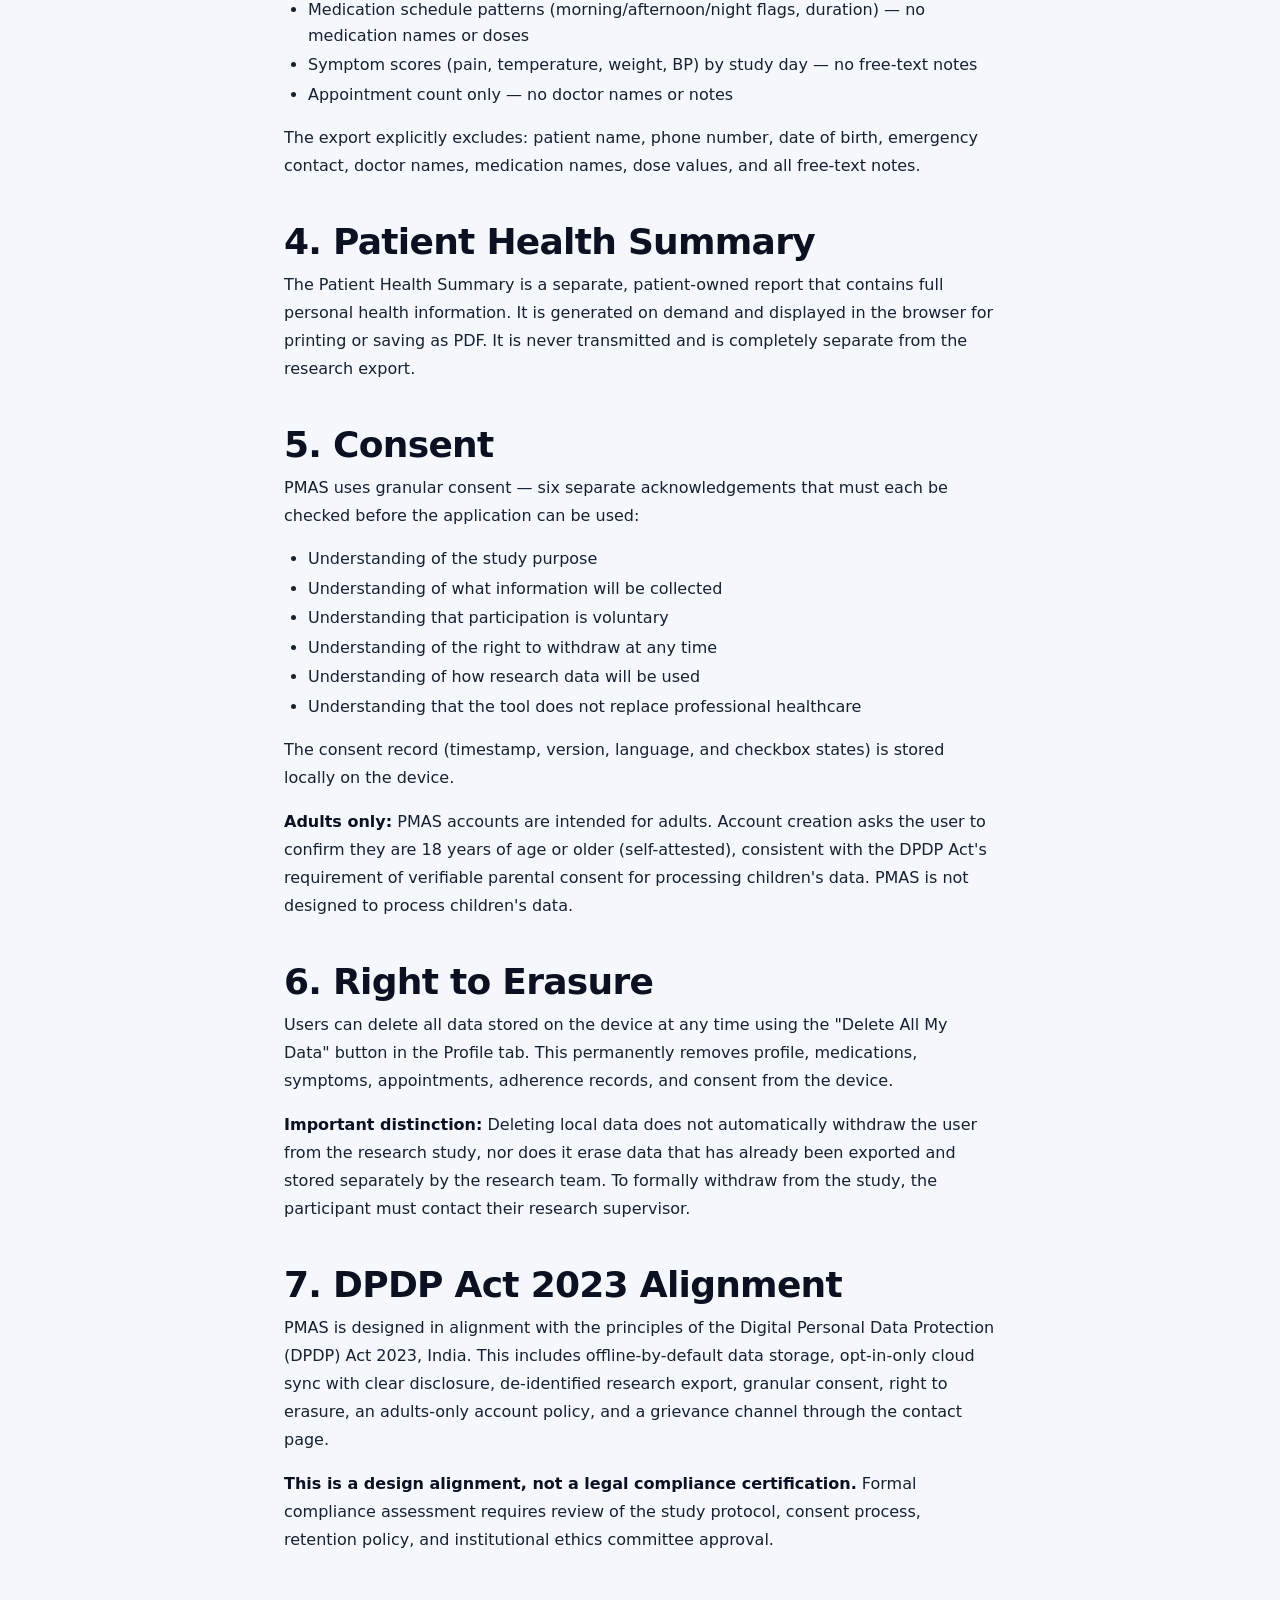
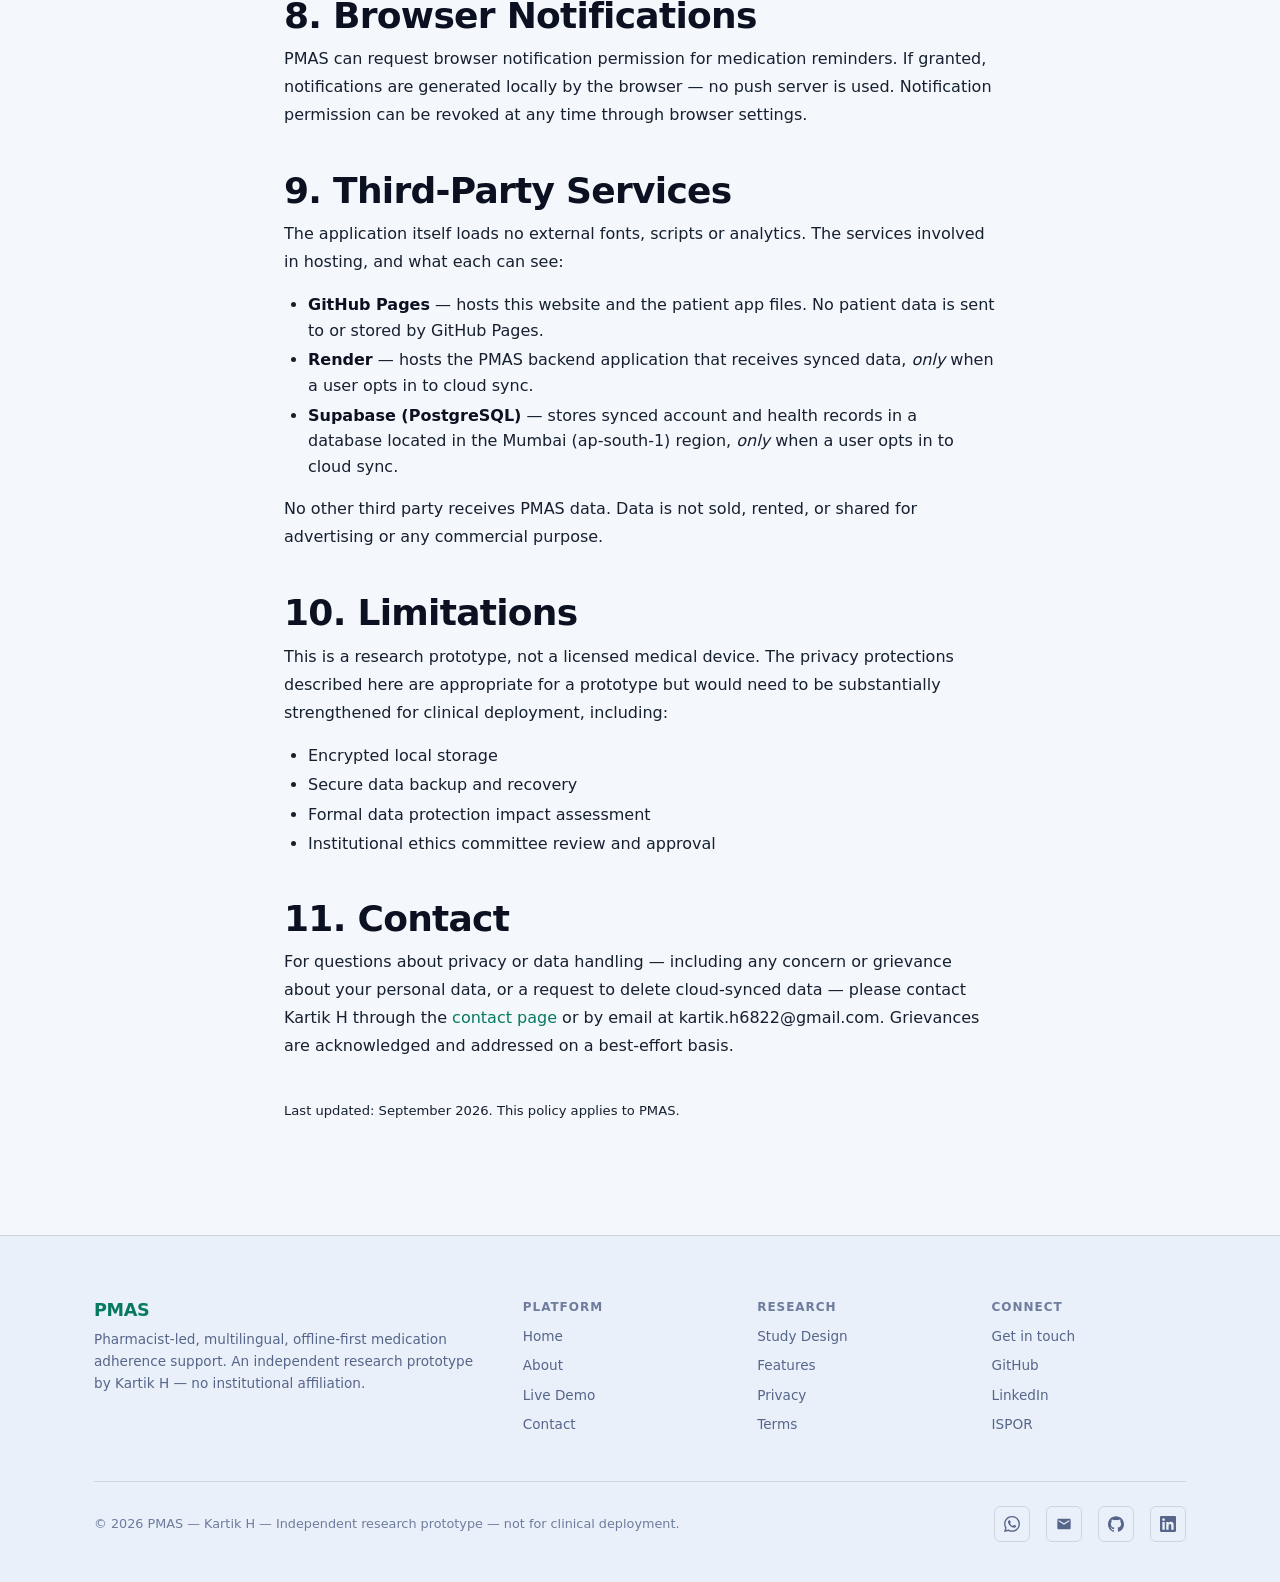
<file: patient-app/privacy.html>
<!DOCTYPE html>
<html lang="en" data-theme="dark">
<head>
<meta charset="UTF-8">
<meta name="viewport" content="width=device-width, initial-scale=1.0">
<meta name="description" content="Privacy Policy — PMAS. How patient data is handled, stored, and protected in this offline-first research prototype.">
<link rel="icon" href="assets/images/favicon/favicon.png" type="image/svg+xml">
<title>Privacy Policy — PMAS</title>
<link rel="stylesheet" href="assets/css/style.css">
<link rel="stylesheet" href="assets/css/components.css">
<link rel="stylesheet" href="assets/css/utilities.css">
<link rel="stylesheet" href="assets/css/animations.css">
    <script>
      /* Apply the saved theme before first paint so the correct palette shows
         immediately (theme.js re-applies on DOMContentLoaded). */
      (function () {
        try {
          var t = localStorage.getItem('pmas-theme') ||
                  (window.matchMedia('(prefers-color-scheme: light)').matches ? 'light' : 'dark');
          document.documentElement.setAttribute('data-theme', t);
        } catch (e) {}
      })();
    </script>

    <!-- ═══ AI-ERA META LAYER ═════════════════════════════════════ -->
    <!-- Canonical URL -->
    <link rel="canonical" href="https://kartik-h6.github.io/PMAS/privacy.html">

    <!-- Open Graph (Facebook, LinkedIn, WhatsApp) -->
    <meta property="og:title" content="Privacy Policy — PMAS">
    <meta property="og:description" content="Privacy Policy — PMAS. How patient data is handled, stored, and protected in this offline-first research prototype.">
    <meta property="og:type" content="article">
    <meta property="og:url" content="https://kartik-h6.github.io/PMAS/privacy.html">
    <meta property="og:image" content="https://kartik-h6.github.io/PMAS/assets/images/og/og-image.png">
    <meta property="og:image:width" content="1200">
    <meta property="og:image:height" content="630">
    <meta property="og:site_name" content="PMAS">
    <meta property="og:locale" content="en_IN">
    <meta property="og:locale:alternate" content="te_IN">
    <meta property="og:locale:alternate" content="kn_IN">
    <meta property="og:locale:alternate" content="ta_IN">
    <meta property="og:locale:alternate" content="hi_IN">

    <!-- Twitter Card -->
    <meta name="twitter:card" content="summary_large_image">
    <meta name="twitter:title" content="Privacy Policy — PMAS">
    <meta name="twitter:description" content="Privacy Policy — PMAS. How patient data is handled, stored, and protected in this offline-first research prototype.">
    <meta name="twitter:image" content="https://kartik-h6.github.io/PMAS/assets/images/og/og-image.png">
    <meta name="twitter:creator" content="@kartik_pmas">

    <!-- Theme color -->
    <meta name="theme-color" content="#0B1120">
    <meta name="color-scheme" content="dark light">

    <!-- PWA Manifest -->
    <link rel="manifest" href="manifest.json">

    <!-- Resource preloads (performance) -->
    <link rel="preload" href="assets/css/style.css" as="style">
    <link rel="preload" href="assets/css/components.css" as="style">
    <link rel="preload" href="assets/js/main.js" as="script">

    <!-- Preconnect (no external domains used — self-contained) -->

    <!-- Service Worker registration -->
    <script>
      if ('serviceWorker' in navigator) {
        window.addEventListener('load', () => {
          navigator.serviceWorker.register('sw.js')
            .then(reg => console.log('PMAS SW registered:', reg.scope))
            .catch(err => console.warn('PMAS SW registration failed:', err));
        });
      }
    </script>

    <!-- JSON-LD Structured Data -->
    <script type="application/ld+json">
{
      "@context": "https://schema.org",
      "@type": "Organization",
      "name": "PMAS",
      "description": "Pharmacist-led, multilingual, offline-first medication adherence support prototype.",
      "founder": {
        "@type": "Person",
        "name": "Kartik H",
        "jobTitle": "Pharmacist, Independent Researcher"
      }
    }
    </script>
    <script type="application/ld+json">
{
      "@context": "https://schema.org",
      "@type": "MedicalStudy",
      "name": "Post-Counseling Medication Adherence Support (PMAS)",
      "studyDesign": "Quasi-experimental pre-post pilot study",
      "studyLocation": {
        "@type": "Place",
        "name": "Andhra Pradesh, India"
      },
      "investigator": {
        "@type": "Person",
        "name": "Kartik H",
        "jobTitle": "Pharmacist, Independent Researcher"
      },
      "studySubject": {
        "@type": "MedicalCondition",
        "name": "Medication Non-Adherence in Chronic Disease Management"
      }
    }
    </script>
    <script type="application/ld+json">
    {
      "@context": "https://schema.org",
      "@type": "WebPage",
      "name": "Privacy Policy — PMAS",
      "description": "Privacy Policy — PMAS. How patient data is handled, stored, and protected in this offline-first research prototype.",
      "url": "https://kartik-h6.github.io/PMAS/privacy.html",
      "isPartOf": {
        "@type": "WebSite",
        "name": "PMAS",
        "url": "https://kartik-h6.github.io/PMAS/"
      },
      "about": {
        "@type": "MedicalCondition",
        "name": "Medication Adherence in Chronic Disease Management"
      }
    }
    </script>
</head>
<body>
<a href="#main" class="skip-link">Skip to content</a>

<header class="site-header" id="site-header">
  <nav class="nav">
    <a href="./" class="nav-brand">
      <img src="assets/images/favicon/favicon.png" alt="PMAS" style="width:28px;height:28px;border-radius:6px;"> PMAS 
    </a>
    <button class="nav-toggle" aria-label="Toggle menu" aria-expanded="false"><span></span><span></span><span></span></button>
    <ul class="nav-links">
      <li><a href="./">Home</a></li>
      <li><a href="about.html">About</a></li>
      <li><a href="./#features">Features</a></li>
      <li><a href="./#research">Research</a></li>
      <li><a href="contact.html">Contact</a></li>
      <li><a href="demo/index.html" target="_blank" rel="noopener" class="nav-cta">Try Demo</a></li>
      <li><button class="theme-toggle" type="button" aria-label="Switch theme" title="Switch theme">☀</button></li>
    </ul>
  </nav>
</header>

<main id="main">
  <section class="page-header page-header-left">
    <div class="hero-bg"></div>
    <div class="container-narrow relative z-1">
      <span class="badge badge-indigo">Privacy</span>
      <h1 class="mt-2">Privacy Policy</h1>
      <p>How PMAS handles, stores, and protects patient data.</p>
    </div>
  </section>

  <section class="section">
    <div class="prose">
      <div class="alert alert-info mb-4">
        <strong>Summary:</strong> PMAS is offline-first: all data is stored only on the user's device in browser localStorage, and nothing leaves the device by default. An optional, opt-in <em>Account & Cloud Sync</em> feature — active only if the user explicitly connects a PMAS server address — sends the data listed in Section 2 to that server so the pharmacist can follow up. The research export removes all personal identifiers and uses Study ID + Study Day instead of raw dates.
      </div>

      <h2>1. Data Storage</h2>
      <p>PMAS stores all patient data — profile information, medications, symptom logs, appointments, adherence records, and consent — in the browser's <code>localStorage</code> on the user's own device. By default this data never leaves the device: there is no account, no server, and no database unless the user chooses to enable the optional cloud sync described in Section 2.</p>
      <p><strong>Important limitation:</strong> localStorage is convenient but is not encrypted storage. This is a prototype limitation. For actual patient deployment, stronger protection (such as device-level encryption or secure local databases) would be required.</p>

      <h2>2. Data Transmission</h2>
      <p><strong>Default (no sync):</strong> PMAS does not transmit any data to any server, API, or third-party service. The application functions entirely offline once loaded in the browser.</p>
      <p><strong>Optional Account & Cloud Sync:</strong> if — and only if — the user enters a PMAS server address and creates an account, the app sends the account phone number, profile, medication plans, adherence records, symptom logs and appointments to that PMAS server, so the enrolled pharmacist can follow up between encounters. This is opt-in, initiated by the user, and can be ended at any time with Sign Out. When sync is enabled, the data is stored by the services listed in Section 9. There is no analytics tracking, no advertising, no telemetry, and no background data collection in either mode.</p>

      <h2>3. Research Data Export</h2>
      <p>The research export feature produces a de-identified data payload that contains:</p>
      <ul>
        <li>Study ID (e.g., PMAS-001) — assigned locally, not linked to patient identity in the export</li>
        <li>Study Day (day 0 = baseline) instead of raw dates</li>
        <li>Adherence records (taken/delayed/missed by study day and time slot)</li>
        <li>Medication schedule patterns (morning/afternoon/night flags, duration) — no medication names or doses</li>
        <li>Symptom scores (pain, temperature, weight, BP) by study day — no free-text notes</li>
        <li>Appointment count only — no doctor names or notes</li>
      </ul>
      <p>The export explicitly excludes: patient name, phone number, date of birth, emergency contact, doctor names, medication names, dose values, and all free-text notes.</p>

      <h2>4. Patient Health Summary</h2>
      <p>The Patient Health Summary is a separate, patient-owned report that contains full personal health information. It is generated on demand and displayed in the browser for printing or saving as PDF. It is never transmitted and is completely separate from the research export.</p>

      <h2>5. Consent</h2>
      <p>PMAS uses granular consent — six separate acknowledgements that must each be checked before the application can be used:</p>
      <ul>
        <li>Understanding of the study purpose</li>
        <li>Understanding of what information will be collected</li>
        <li>Understanding that participation is voluntary</li>
        <li>Understanding of the right to withdraw at any time</li>
        <li>Understanding of how research data will be used</li>
        <li>Understanding that the tool does not replace professional healthcare</li>
      </ul>
      <p>The consent record (timestamp, version, language, and checkbox states) is stored locally on the device.</p>
      <p><strong>Adults only:</strong> PMAS accounts are intended for adults. Account creation asks the user to confirm they are 18 years of age or older (self-attested), consistent with the DPDP Act's requirement of verifiable parental consent for processing children's data. PMAS is not designed to process children's data.</p>

      <h2>6. Right to Erasure</h2>
      <p>Users can delete all data stored on the device at any time using the "Delete All My Data" button in the Profile tab. This permanently removes profile, medications, symptoms, appointments, adherence records, and consent from the device.</p>
      <p><strong>Important distinction:</strong> Deleting local data does not automatically withdraw the user from the research study, nor does it erase data that has already been exported and stored separately by the research team. To formally withdraw from the study, the participant must contact their research supervisor.</p>

      <h2>7. DPDP Act 2023 Alignment</h2>
      <p>PMAS is designed in alignment with the principles of the Digital Personal Data Protection (DPDP) Act 2023, India. This includes offline-by-default data storage, opt-in-only cloud sync with clear disclosure, de-identified research export, granular consent, right to erasure, an adults-only account policy, and a grievance channel through the contact page.</p>
      <p><strong>This is a design alignment, not a legal compliance certification.</strong> Formal compliance assessment requires review of the study protocol, consent process, retention policy, and institutional ethics committee approval.</p>

      <h2>8. Browser Notifications</h2>
      <p>PMAS can request browser notification permission for medication reminders. If granted, notifications are generated locally by the browser — no push server is used. Notification permission can be revoked at any time through browser settings.</p>

      <h2>9. Third-Party Services</h2>
      <p>The application itself loads no external fonts, scripts or analytics. The services involved in hosting, and what each can see:</p>
      <ul>
        <li><strong>GitHub Pages</strong> — hosts this website and the patient app files. No patient data is sent to or stored by GitHub Pages.</li>
        <li><strong>Render</strong> — hosts the PMAS backend application that receives synced data, <em>only</em> when a user opts in to cloud sync.</li>
        <li><strong>Supabase (PostgreSQL)</strong> — stores synced account and health records in a database located in the Mumbai (ap-south-1) region, <em>only</em> when a user opts in to cloud sync.</li>
      </ul>
      <p>No other third party receives PMAS data. Data is not sold, rented, or shared for advertising or any commercial purpose.</p>

      <h2>10. Limitations</h2>
      <p>This is a research prototype, not a licensed medical device. The privacy protections described here are appropriate for a prototype but would need to be substantially strengthened for clinical deployment, including:</p>
      <ul>
        <li>Encrypted local storage</li>
        <li>Secure data backup and recovery</li>
        <li>Formal data protection impact assessment</li>
        <li>Institutional ethics committee review and approval</li>
      </ul>

      <h2>11. Contact</h2>
      <p>For questions about privacy or data handling — including any concern or grievance about your personal data, or a request to delete cloud-synced data — please contact Kartik H through the <a href="contact.html">contact page</a> or by email at kartik.h6822@gmail.com. Grievances are acknowledged and addressed on a best-effort basis.</p>

      <p class="text-muted text-sm mt-4">Last updated: September 2026. This policy applies to PMAS.</p>
    </div>
  </section>
</main>

<footer class="site-footer">
  <div class="container">
    <div class="footer-grid">
      <div class="footer-brand">
        <h4>PMAS</h4>
        <p>Pharmacist-led, multilingual, offline-first medication adherence support. An independent research prototype by Kartik H — no institutional affiliation.</p>
      </div>
      <div class="footer-col">
        <h5>Platform</h5>
        <ul><li><a href="./">Home</a></li><li><a href="about.html">About</a></li><li><a href="demo/index.html" target="_blank" rel="noopener">Live Demo</a></li><li><a href="contact.html">Contact</a></li></ul>
      </div>
      <div class="footer-col">
        <h5>Research</h5>
        <ul><li><a href="./#research">Study Design</a></li><li><a href="./#features">Features</a></li><li><a href="privacy.html">Privacy</a></li><li><a href="terms.html">Terms</a></li></ul>
      </div>
      <div class="footer-col">
        <h5>Connect</h5>
        <ul><li><a href="contact.html">Get in touch</a></li><li><a href="https://github.com/kartik-h6/PMAS" target="_blank" rel="noopener">GitHub</a></li><li><a href="https://www.linkedin.com/in/kartik-h6/" target="_blank" rel="noopener">LinkedIn</a></li><li><a href="https://ispor.org" target="_blank" rel="noopener">ISPOR</a></li></ul>
      </div>
    </div>
    <div class="footer-bottom">
      <p>© <span id="current-year">2025</span> PMAS — Kartik H — Independent research prototype — not for clinical deployment.</p>
      <div class="footer-social"><a href="contact.html#whatsapp" aria-label="WhatsApp — compose in the contact form" title="Contact via WhatsApp"><svg viewBox="0 0 24 24" aria-hidden="true" xmlns="http://www.w3.org/2000/svg"><path d="M17.472 14.382c-.297-.149-1.758-.867-2.03-.967-.273-.099-.471-.148-.67.15-.197.297-.767.966-.94 1.164-.173.199-.347.223-.644.075-.297-.15-1.255-.463-2.39-1.475-.883-.788-1.48-1.761-1.653-2.059-.173-.297-.018-.458.13-.606.134-.133.298-.347.446-.52.149-.174.198-.298.298-.497.099-.198.05-.371-.025-.52-.075-.149-.669-1.612-.916-2.207-.242-.579-.487-.5-.669-.51-.173-.008-.371-.01-.57-.01-.198 0-.52.074-.792.372-.272.297-1.04 1.016-1.04 2.479 0 1.462 1.065 2.875 1.213 3.074.149.198 2.096 3.2 5.077 4.487.709.306 1.262.489 1.694.625.712.227 1.36.195 1.871.118.571-.085 1.758-.719 2.006-1.413.248-.694.248-1.289.173-1.413-.074-.124-.272-.198-.57-.347m-5.421 7.403h-.004a9.87 9.87 0 01-5.031-1.378l-.361-.214-3.741.982.998-3.648-.235-.374a9.86 9.86 0 01-1.51-5.26c.001-5.45 4.436-9.884 9.888-9.884 2.64 0 5.122 1.03 6.988 2.898a9.825 9.825 0 012.893 6.994c-.003 5.45-4.437 9.884-9.885 9.884m8.413-18.297A11.815 11.815 0 0012.05 0C5.495 0 .16 5.335.157 11.892c0 2.096.547 4.142 1.588 5.945L.057 24l6.305-1.654a11.882 11.882 0 005.683 1.448h.005c6.554 0 11.89-5.335 11.893-11.893a11.821 11.821 0 00-3.48-8.413Z"/></svg></a><a href="contact.html#email" aria-label="Email — compose in the contact form" title="Contact via Email"><svg viewBox="0 0 24 24" aria-hidden="true" xmlns="http://www.w3.org/2000/svg"><path d="M20 4H4c-1.1 0-1.99.9-1.99 2L2 18c0 1.1.9 2 2 2h16c1.1 0 2-.9 2-2V6c0-1.1-.9-2-2-2zm0 4-8 5-8-5V6l8 5 8-5v2z"/></svg></a><a href="https://github.com/kartik-h6/PMAS" target="_blank" rel="noopener" aria-label="GitHub — PMAS source code" title="GitHub"><svg viewBox="0 0 24 24" aria-hidden="true" xmlns="http://www.w3.org/2000/svg"><path d="M12 .297c-6.63 0-12 5.373-12 12 0 5.303 3.438 9.8 8.205 11.385.6.113.82-.258.82-.577 0-.285-.01-1.04-.015-2.04-3.338.724-4.042-1.61-4.042-1.61C4.422 18.07 3.633 17.7 3.633 17.7c-1.087-.744.084-.729.084-.729 1.205.084 1.838 1.236 1.838 1.236 1.07 1.835 2.809 1.305 3.495.998.108-.776.417-1.305.76-1.605-2.665-.3-5.466-1.332-5.466-5.93 0-1.31.465-2.38 1.235-3.22-.135-.303-.54-1.523.105-3.176 0 0 1.005-.322 3.3 1.23.96-.267 1.98-.399 3-.405 1.02.006 2.04.138 3 .405 2.28-1.552 3.285-1.23 3.285-1.23.645 1.653.24 2.873.12 3.176.765.84 1.23 1.91 1.23 3.22 0 4.61-2.805 5.625-5.475 5.92.42.36.81 1.096.81 2.22 0 1.606-.015 2.896-.015 3.286 0 .315.21.69.825.57C20.565 22.092 24 17.592 24 12.297c0-6.627-5.373-12-12-12"/></svg></a><a href="https://www.linkedin.com/in/kartik-h6/" target="_blank" rel="noopener" aria-label="Kartik H on LinkedIn" title="LinkedIn"><svg viewBox="0 0 24 24" aria-hidden="true" xmlns="http://www.w3.org/2000/svg"><path d="M20.447 20.452h-3.554v-5.569c0-1.328-.027-3.037-1.852-3.037-1.853 0-2.136 1.445-2.136 2.939v5.667H9.351V9h3.414v1.561h.046c.477-.9 1.637-1.85 3.37-1.85 3.601 0 4.267 2.37 4.267 5.455v6.286zM5.337 7.433c-1.144 0-2.063-.926-2.063-2.065 0-1.138.92-2.063 2.063-2.063 1.14 0 2.064.925 2.064 2.063 0 1.139-.925 2.065-2.064 2.065zm1.782 13.019H3.555V9h3.564v11.452zM22.225 0H1.771C.792 0 0 .774 0 1.729v20.542C0 23.227.792 24 1.771 24h20.451C23.2 24 24 23.227 24 22.271V1.729C24 .774 23.2 0 22.225 0z"/></svg></a></div>
    </div>
  </div>
</footer>

<script src="assets/js/theme.js"></script>
<script src="assets/js/navigation.js"></script>
<script src="assets/js/animations.js"></script>
<script src="assets/js/main.js"></script>
</body>
</html>
</file>
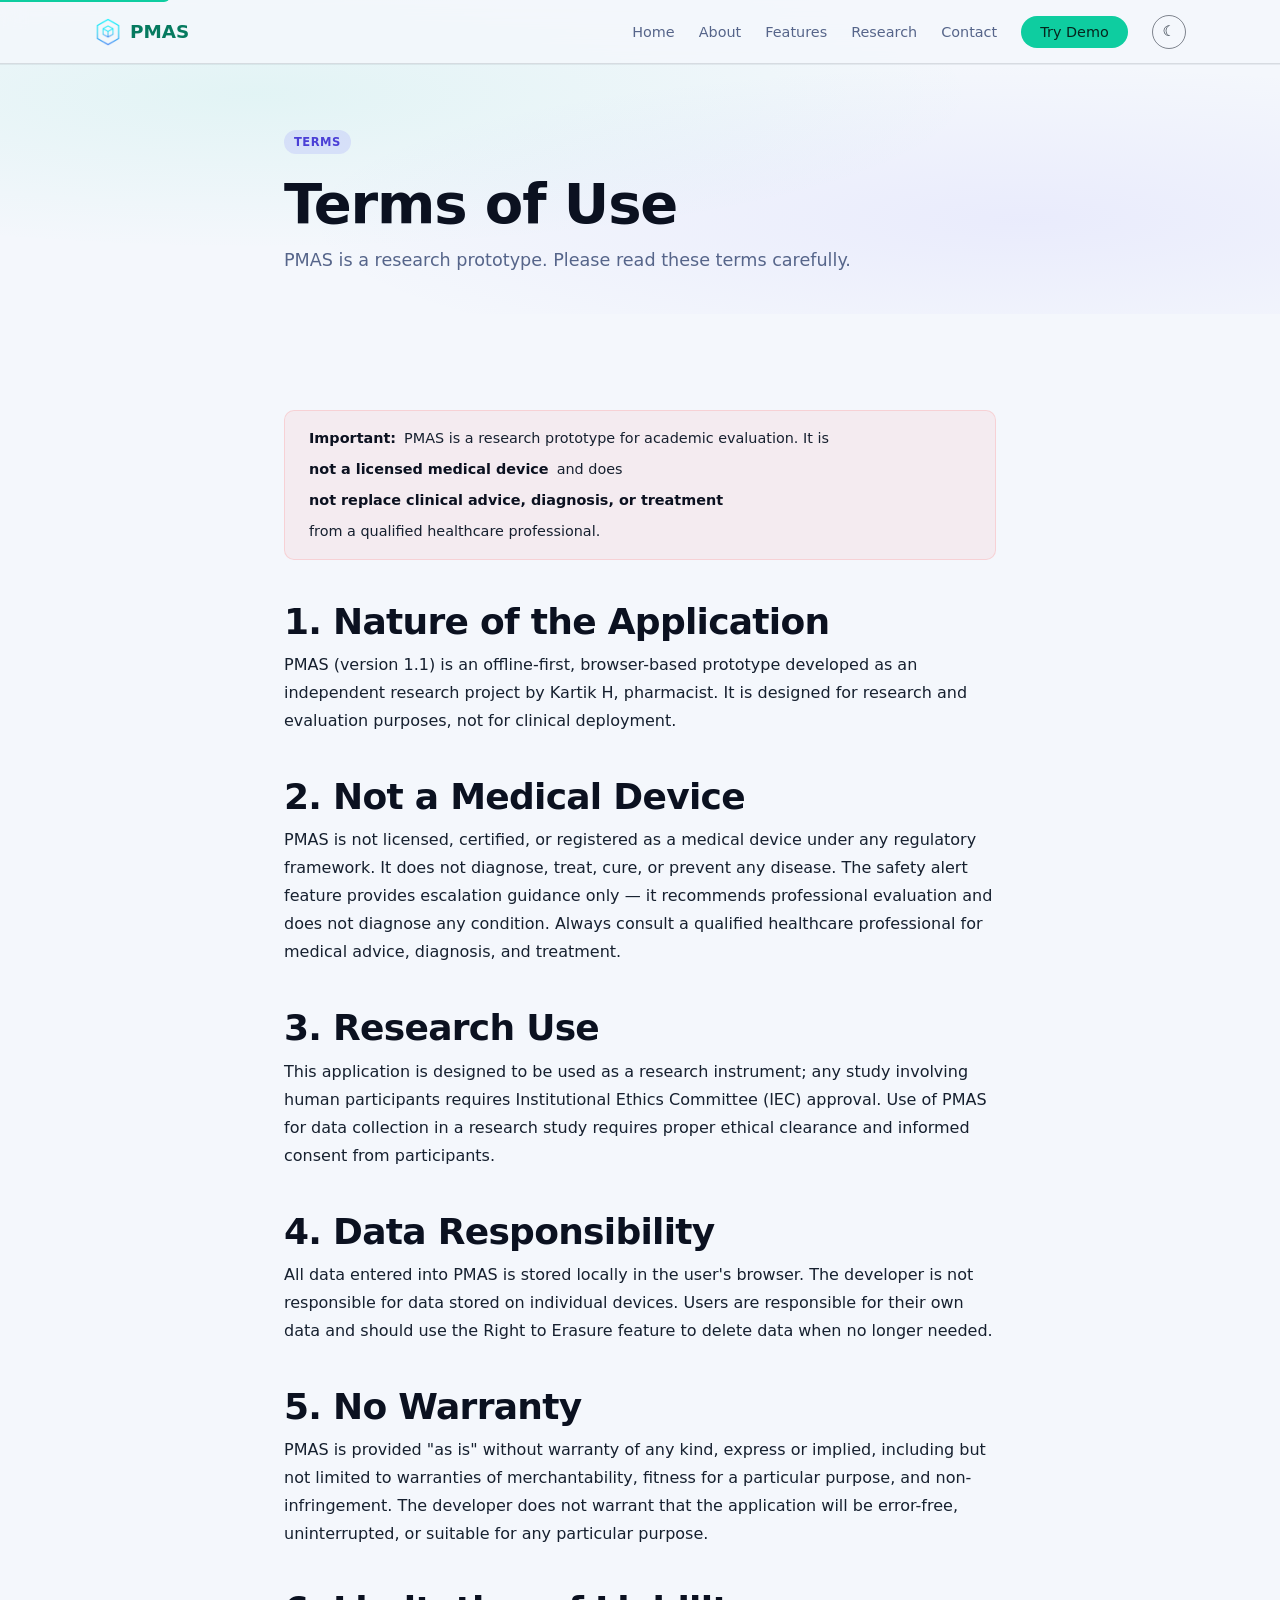
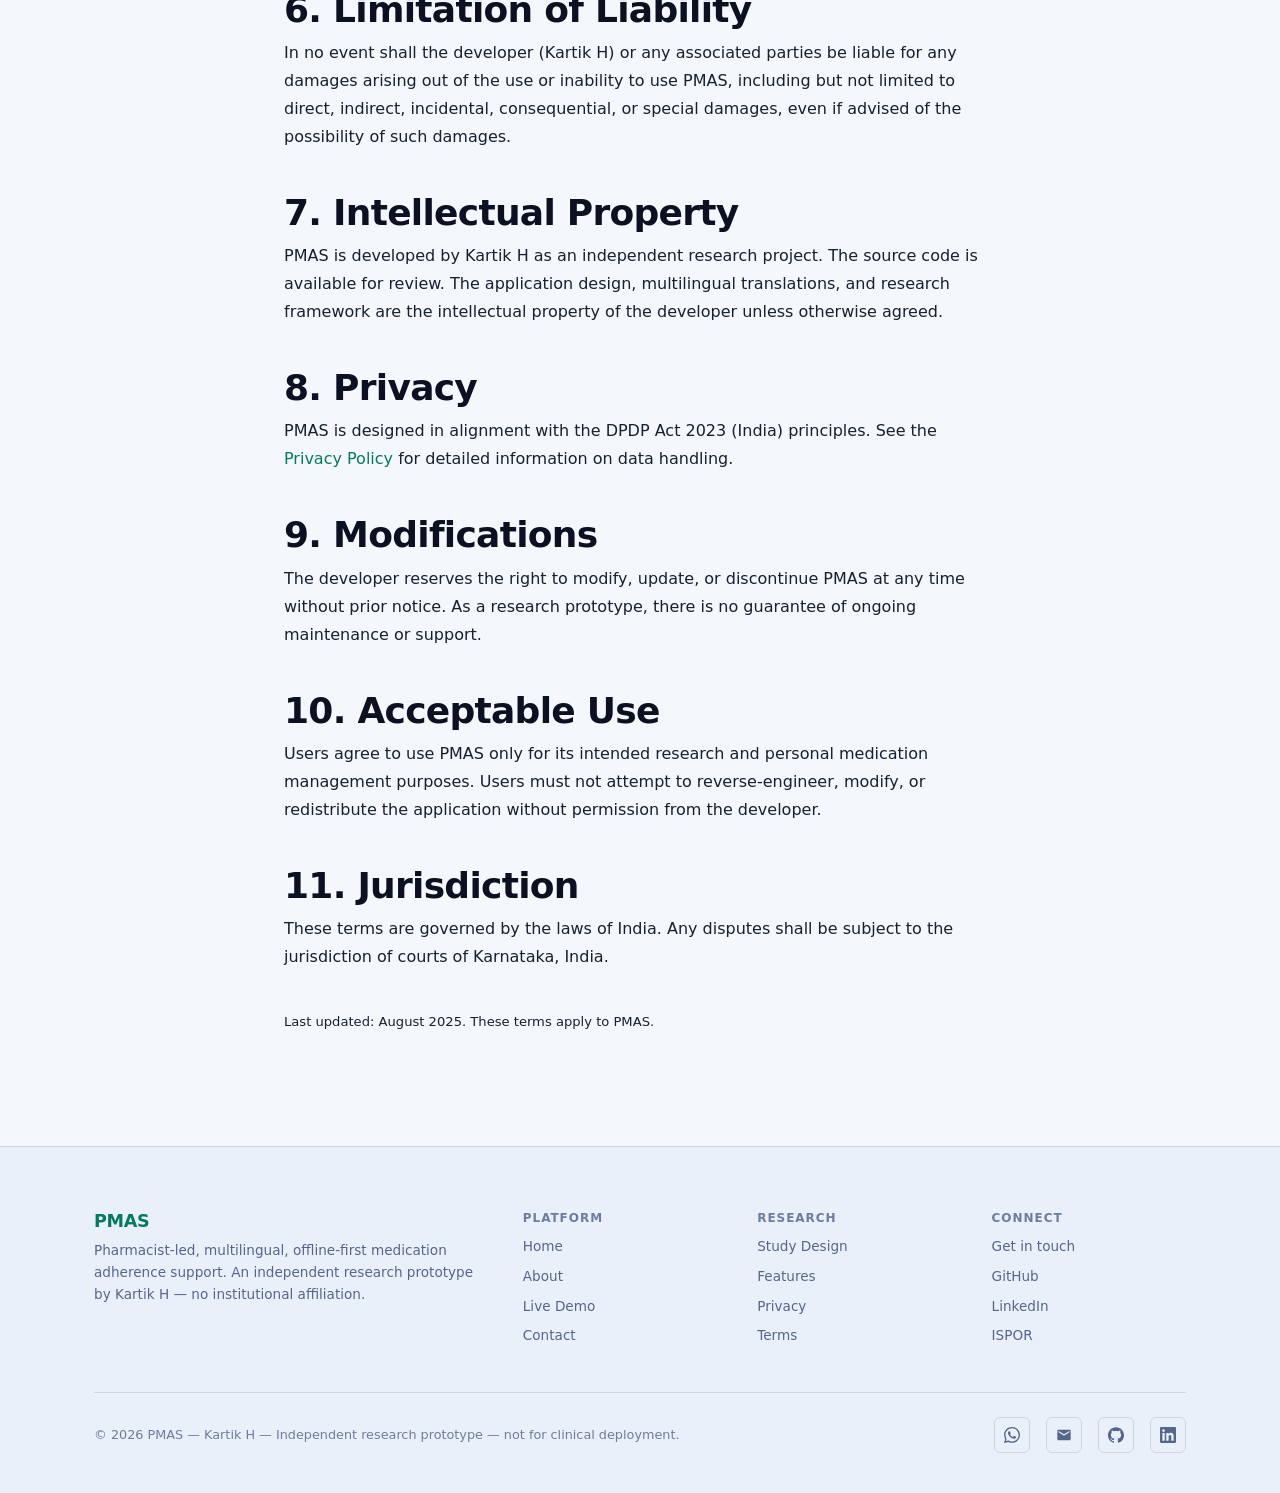
<file: patient-app/terms.html>
<!DOCTYPE html>
<html lang="en" data-theme="dark">
<head>
<meta charset="UTF-8">
<meta name="viewport" content="width=device-width, initial-scale=1.0">
<meta name="description" content="Terms of Use — PMAS. Research prototype, not a medical device.">
<link rel="icon" href="assets/images/favicon/favicon.png" type="image/svg+xml">
<title>Terms of Use — PMAS</title>
<link rel="stylesheet" href="assets/css/style.css">
<link rel="stylesheet" href="assets/css/components.css">
<link rel="stylesheet" href="assets/css/utilities.css">
<link rel="stylesheet" href="assets/css/animations.css">
    <script>
      /* Apply the saved theme before first paint so the correct palette shows
         immediately (theme.js re-applies on DOMContentLoaded). */
      (function () {
        try {
          var t = localStorage.getItem('pmas-theme') ||
                  (window.matchMedia('(prefers-color-scheme: light)').matches ? 'light' : 'dark');
          document.documentElement.setAttribute('data-theme', t);
        } catch (e) {}
      })();
    </script>

    <!-- ═══ AI-ERA META LAYER ═════════════════════════════════════ -->
    <!-- Canonical URL -->
    <link rel="canonical" href="https://kartik-h6.github.io/PMAS/terms.html">

    <!-- Open Graph (Facebook, LinkedIn, WhatsApp) -->
    <meta property="og:title" content="Terms of Use — PMAS">
    <meta property="og:description" content="Terms of Use — PMAS. Research prototype, not a medical device.">
    <meta property="og:type" content="article">
    <meta property="og:url" content="https://kartik-h6.github.io/PMAS/terms.html">
    <meta property="og:image" content="https://kartik-h6.github.io/PMAS/assets/images/og/og-image.png">
    <meta property="og:image:width" content="1200">
    <meta property="og:image:height" content="630">
    <meta property="og:site_name" content="PMAS">
    <meta property="og:locale" content="en_IN">
    <meta property="og:locale:alternate" content="te_IN">
    <meta property="og:locale:alternate" content="kn_IN">
    <meta property="og:locale:alternate" content="ta_IN">
    <meta property="og:locale:alternate" content="hi_IN">

    <!-- Twitter Card -->
    <meta name="twitter:card" content="summary_large_image">
    <meta name="twitter:title" content="Terms of Use — PMAS">
    <meta name="twitter:description" content="Terms of Use — PMAS. Research prototype, not a medical device.">
    <meta name="twitter:image" content="https://kartik-h6.github.io/PMAS/assets/images/og/og-image.png">
    <meta name="twitter:creator" content="@kartik_pmas">

    <!-- Theme color -->
    <meta name="theme-color" content="#0B1120">
    <meta name="color-scheme" content="dark light">

    <!-- PWA Manifest -->
    <link rel="manifest" href="manifest.json">

    <!-- Resource preloads (performance) -->
    <link rel="preload" href="assets/css/style.css" as="style">
    <link rel="preload" href="assets/css/components.css" as="style">
    <link rel="preload" href="assets/js/main.js" as="script">

    <!-- Preconnect (no external domains used — self-contained) -->

    <!-- Service Worker registration -->
    <script>
      if ('serviceWorker' in navigator) {
        window.addEventListener('load', () => {
          navigator.serviceWorker.register('sw.js')
            .then(reg => console.log('PMAS SW registered:', reg.scope))
            .catch(err => console.warn('PMAS SW registration failed:', err));
        });
      }
    </script>

    <!-- JSON-LD Structured Data -->
    <script type="application/ld+json">
{
      "@context": "https://schema.org",
      "@type": "Organization",
      "name": "PMAS",
      "description": "Pharmacist-led, multilingual, offline-first medication adherence support prototype.",
      "founder": {
        "@type": "Person",
        "name": "Kartik H",
        "jobTitle": "Pharmacist, Independent Researcher"
      }
    }
    </script>
    <script type="application/ld+json">
{
      "@context": "https://schema.org",
      "@type": "MedicalStudy",
      "name": "Post-Counseling Medication Adherence Support (PMAS)",
      "studyDesign": "Quasi-experimental pre-post pilot study",
      "studyLocation": {
        "@type": "Place",
        "name": "Andhra Pradesh, India"
      },
      "investigator": {
        "@type": "Person",
        "name": "Kartik H",
        "jobTitle": "Pharmacist, Independent Researcher"
      },
      "studySubject": {
        "@type": "MedicalCondition",
        "name": "Medication Non-Adherence in Chronic Disease Management"
      }
    }
    </script>
    <script type="application/ld+json">
    {
      "@context": "https://schema.org",
      "@type": "WebPage",
      "name": "Terms of Use — PMAS",
      "description": "Terms of Use — PMAS. Research prototype, not a medical device.",
      "url": "https://kartik-h6.github.io/PMAS/terms.html",
      "isPartOf": {
        "@type": "WebSite",
        "name": "PMAS",
        "url": "https://kartik-h6.github.io/PMAS/"
      },
      "about": {
        "@type": "MedicalCondition",
        "name": "Medication Adherence in Chronic Disease Management"
      }
    }
    </script>
</head>
<body>
<a href="#main" class="skip-link">Skip to content</a>

<header class="site-header" id="site-header">
  <nav class="nav">
    <a href="./" class="nav-brand">
      <img src="assets/images/favicon/favicon.png" alt="PMAS" style="width:28px;height:28px;border-radius:6px;"> PMAS 
    </a>
    <button class="nav-toggle" aria-label="Toggle menu" aria-expanded="false"><span></span><span></span><span></span></button>
    <ul class="nav-links">
      <li><a href="./">Home</a></li>
      <li><a href="about.html">About</a></li>
      <li><a href="./#features">Features</a></li>
      <li><a href="./#research">Research</a></li>
      <li><a href="contact.html">Contact</a></li>
      <li><a href="demo/index.html" target="_blank" rel="noopener" class="nav-cta">Try Demo</a></li>
      <li><button class="theme-toggle" type="button" aria-label="Switch theme" title="Switch theme">☀</button></li>
    </ul>
  </nav>
</header>

<main id="main">
  <section class="page-header page-header-left">
    <div class="hero-bg"></div>
    <div class="container-narrow relative z-1">
      <span class="badge badge-indigo">Terms</span>
      <h1 class="mt-2">Terms of Use</h1>
      <p>PMAS is a research prototype. Please read these terms carefully.</p>
    </div>
  </section>

  <section class="section">
    <div class="prose">
      <div class="alert alert-danger mb-4">
        <strong>Important:</strong> PMAS is a research prototype for academic evaluation. It is <strong>not a licensed medical device</strong> and does <strong>not replace clinical advice, diagnosis, or treatment</strong> from a qualified healthcare professional.
      </div>

      <h2>1. Nature of the Application</h2>
      <p>PMAS (version 1.1) is an offline-first, browser-based prototype developed as an independent research project by Kartik H, pharmacist. It is designed for research and evaluation purposes, not for clinical deployment.</p>

      <h2>2. Not a Medical Device</h2>
      <p>PMAS is not licensed, certified, or registered as a medical device under any regulatory framework. It does not diagnose, treat, cure, or prevent any disease. The safety alert feature provides escalation guidance only — it recommends professional evaluation and does not diagnose any condition. Always consult a qualified healthcare professional for medical advice, diagnosis, and treatment.</p>

      <h2>3. Research Use</h2>
      <p>This application is designed to be used as a research instrument; any study involving human participants requires Institutional Ethics Committee (IEC) approval. Use of PMAS for data collection in a research study requires proper ethical clearance and informed consent from participants.</p>

      <h2>4. Data Responsibility</h2>
      <p>All data entered into PMAS is stored locally in the user's browser. The developer is not responsible for data stored on individual devices. Users are responsible for their own data and should use the Right to Erasure feature to delete data when no longer needed.</p>

      <h2>5. No Warranty</h2>
      <p>PMAS is provided "as is" without warranty of any kind, express or implied, including but not limited to warranties of merchantability, fitness for a particular purpose, and non-infringement. The developer does not warrant that the application will be error-free, uninterrupted, or suitable for any particular purpose.</p>

      <h2>6. Limitation of Liability</h2>
      <p>In no event shall the developer (Kartik H) or any associated parties be liable for any damages arising out of the use or inability to use PMAS, including but not limited to direct, indirect, incidental, consequential, or special damages, even if advised of the possibility of such damages.</p>

      <h2>7. Intellectual Property</h2>
      <p>PMAS is developed by Kartik H as an independent research project. The source code is available for review. The application design, multilingual translations, and research framework are the intellectual property of the developer unless otherwise agreed.</p>

      <h2>8. Privacy</h2>
      <p>PMAS is designed in alignment with the DPDP Act 2023 (India) principles. See the <a href="privacy.html">Privacy Policy</a> for detailed information on data handling.</p>

      <h2>9. Modifications</h2>
      <p>The developer reserves the right to modify, update, or discontinue PMAS at any time without prior notice. As a research prototype, there is no guarantee of ongoing maintenance or support.</p>

      <h2>10. Acceptable Use</h2>
      <p>Users agree to use PMAS only for its intended research and personal medication management purposes. Users must not attempt to reverse-engineer, modify, or redistribute the application without permission from the developer.</p>

      <h2>11. Jurisdiction</h2>
      <p>These terms are governed by the laws of India. Any disputes shall be subject to the jurisdiction of courts of Karnataka, India.</p>

      <p class="text-muted text-sm mt-4">Last updated: August 2025. These terms apply to PMAS.</p>
    </div>
  </section>
</main>

<footer class="site-footer">
  <div class="container">
    <div class="footer-grid">
      <div class="footer-brand">
        <h4>PMAS</h4>
        <p>Pharmacist-led, multilingual, offline-first medication adherence support. An independent research prototype by Kartik H — no institutional affiliation.</p>
      </div>
      <div class="footer-col">
        <h5>Platform</h5>
        <ul><li><a href="./">Home</a></li><li><a href="about.html">About</a></li><li><a href="demo/index.html" target="_blank" rel="noopener">Live Demo</a></li><li><a href="contact.html">Contact</a></li></ul>
      </div>
      <div class="footer-col">
        <h5>Research</h5>
        <ul><li><a href="./#research">Study Design</a></li><li><a href="./#features">Features</a></li><li><a href="privacy.html">Privacy</a></li><li><a href="terms.html">Terms</a></li></ul>
      </div>
      <div class="footer-col">
        <h5>Connect</h5>
        <ul><li><a href="contact.html">Get in touch</a></li><li><a href="https://github.com/kartik-h6/PMAS" target="_blank" rel="noopener">GitHub</a></li><li><a href="https://www.linkedin.com/in/kartik-h6/" target="_blank" rel="noopener">LinkedIn</a></li><li><a href="https://ispor.org" target="_blank" rel="noopener">ISPOR</a></li></ul>
      </div>
    </div>
    <div class="footer-bottom">
      <p>© <span id="current-year">2025</span> PMAS — Kartik H — Independent research prototype — not for clinical deployment.</p>
      <div class="footer-social"><a href="contact.html#whatsapp" aria-label="WhatsApp — compose in the contact form" title="Contact via WhatsApp"><svg viewBox="0 0 24 24" aria-hidden="true" xmlns="http://www.w3.org/2000/svg"><path d="M17.472 14.382c-.297-.149-1.758-.867-2.03-.967-.273-.099-.471-.148-.67.15-.197.297-.767.966-.94 1.164-.173.199-.347.223-.644.075-.297-.15-1.255-.463-2.39-1.475-.883-.788-1.48-1.761-1.653-2.059-.173-.297-.018-.458.13-.606.134-.133.298-.347.446-.52.149-.174.198-.298.298-.497.099-.198.05-.371-.025-.52-.075-.149-.669-1.612-.916-2.207-.242-.579-.487-.5-.669-.51-.173-.008-.371-.01-.57-.01-.198 0-.52.074-.792.372-.272.297-1.04 1.016-1.04 2.479 0 1.462 1.065 2.875 1.213 3.074.149.198 2.096 3.2 5.077 4.487.709.306 1.262.489 1.694.625.712.227 1.36.195 1.871.118.571-.085 1.758-.719 2.006-1.413.248-.694.248-1.289.173-1.413-.074-.124-.272-.198-.57-.347m-5.421 7.403h-.004a9.87 9.87 0 01-5.031-1.378l-.361-.214-3.741.982.998-3.648-.235-.374a9.86 9.86 0 01-1.51-5.26c.001-5.45 4.436-9.884 9.888-9.884 2.64 0 5.122 1.03 6.988 2.898a9.825 9.825 0 012.893 6.994c-.003 5.45-4.437 9.884-9.885 9.884m8.413-18.297A11.815 11.815 0 0012.05 0C5.495 0 .16 5.335.157 11.892c0 2.096.547 4.142 1.588 5.945L.057 24l6.305-1.654a11.882 11.882 0 005.683 1.448h.005c6.554 0 11.89-5.335 11.893-11.893a11.821 11.821 0 00-3.48-8.413Z"/></svg></a><a href="contact.html#email" aria-label="Email — compose in the contact form" title="Contact via Email"><svg viewBox="0 0 24 24" aria-hidden="true" xmlns="http://www.w3.org/2000/svg"><path d="M20 4H4c-1.1 0-1.99.9-1.99 2L2 18c0 1.1.9 2 2 2h16c1.1 0 2-.9 2-2V6c0-1.1-.9-2-2-2zm0 4-8 5-8-5V6l8 5 8-5v2z"/></svg></a><a href="https://github.com/kartik-h6/PMAS" target="_blank" rel="noopener" aria-label="GitHub — PMAS source code" title="GitHub"><svg viewBox="0 0 24 24" aria-hidden="true" xmlns="http://www.w3.org/2000/svg"><path d="M12 .297c-6.63 0-12 5.373-12 12 0 5.303 3.438 9.8 8.205 11.385.6.113.82-.258.82-.577 0-.285-.01-1.04-.015-2.04-3.338.724-4.042-1.61-4.042-1.61C4.422 18.07 3.633 17.7 3.633 17.7c-1.087-.744.084-.729.084-.729 1.205.084 1.838 1.236 1.838 1.236 1.07 1.835 2.809 1.305 3.495.998.108-.776.417-1.305.76-1.605-2.665-.3-5.466-1.332-5.466-5.93 0-1.31.465-2.38 1.235-3.22-.135-.303-.54-1.523.105-3.176 0 0 1.005-.322 3.3 1.23.96-.267 1.98-.399 3-.405 1.02.006 2.04.138 3 .405 2.28-1.552 3.285-1.23 3.285-1.23.645 1.653.24 2.873.12 3.176.765.84 1.23 1.91 1.23 3.22 0 4.61-2.805 5.625-5.475 5.92.42.36.81 1.096.81 2.22 0 1.606-.015 2.896-.015 3.286 0 .315.21.69.825.57C20.565 22.092 24 17.592 24 12.297c0-6.627-5.373-12-12-12"/></svg></a><a href="https://www.linkedin.com/in/kartik-h6/" target="_blank" rel="noopener" aria-label="Kartik H on LinkedIn" title="LinkedIn"><svg viewBox="0 0 24 24" aria-hidden="true" xmlns="http://www.w3.org/2000/svg"><path d="M20.447 20.452h-3.554v-5.569c0-1.328-.027-3.037-1.852-3.037-1.853 0-2.136 1.445-2.136 2.939v5.667H9.351V9h3.414v1.561h.046c.477-.9 1.637-1.85 3.37-1.85 3.601 0 4.267 2.37 4.267 5.455v6.286zM5.337 7.433c-1.144 0-2.063-.926-2.063-2.065 0-1.138.92-2.063 2.063-2.063 1.14 0 2.064.925 2.064 2.063 0 1.139-.925 2.065-2.064 2.065zm1.782 13.019H3.555V9h3.564v11.452zM22.225 0H1.771C.792 0 0 .774 0 1.729v20.542C0 23.227.792 24 1.771 24h20.451C23.2 24 24 23.227 24 22.271V1.729C24 .774 23.2 0 22.225 0z"/></svg></a></div>
    </div>
  </div>
</footer>

<script src="assets/js/theme.js"></script>
<script src="assets/js/navigation.js"></script>
<script src="assets/js/animations.js"></script>
<script src="assets/js/main.js"></script>
</body>
</html>
</file>
<file: patient-app/assets/css/style.css>
/* ═══════════════════════════════════════════════════════════════
   PMAS Platform — style.css
   Design tokens, reset, base typography, layout primitives
   ═══════════════════════════════════════════════════════════════ */

/* ─── DESIGN TOKENS ──────────────────────────────────────────── */
:root {
  /* Colors — PMAS brand palette */
  --bg:           #0B1120;
  --bg-alt:       #0F1629;
  --surface:      #1A2540;
  --surface2:     #222f50;
  --surface3:     #2a3a5f;
  --teal:         #0ECDA0;
  --teal-dark:    #0BA680;
  --indigo:       #6C63FF;
  --indigo-dark:  #5548CC;
  --text:         #E8F4F8;
  --text-bright:  #FFFFFF;
  --muted:        #8A9BBE;
  --muted-dark:   #5A6A8A;
  --red:          #FF6B6B;
  --amber:        #F5A623;
  --green:        #2ECC71;
  --border:       rgba(255,255,255,0.08);
  --border-bright:rgba(255,255,255,0.16);

  /* Typography */
  --font-sans:    system-ui, -apple-system, 'Segoe UI', sans-serif;
  --font-mono:    'SF Mono', 'Fira Code', 'Consolas', monospace;

  /* Spacing scale */
  --space-xs:  0.25rem;
  --space-sm:  0.5rem;
  --space-md:  1rem;
  --space-lg:  1.5rem;
  --space-xl:  2.5rem;
  --space-2xl: 4rem;
  --space-3xl: 6rem;

  /* Radius */
  --radius-sm: 6px;
  --radius:    10px;
  --radius-lg: 16px;
  --radius-xl: 24px;
  --radius-full: 999px;

  /* Shadows */
  --shadow-sm: 0 2px 8px rgba(0,0,0,0.2);
  --shadow:    0 4px 24px rgba(0,0,0,0.3);
  --shadow-lg: 0 12px 48px rgba(0,0,0,0.4);
  --glow-teal: 0 0 40px rgba(14,205,160,0.15);
  --glow-indigo: 0 0 40px rgba(108,99,255,0.15);

  /* Transitions */
  --ease: cubic-bezier(0.4, 0, 0.2, 1);
  --ease-out: cubic-bezier(0, 0, 0.2, 1);
  --duration: 0.3s;

  /* Layout */
  --container: 1140px;
  --container-narrow: 760px;
  --header-h: 64px;
  --footer-h: auto;

  /* Theme-aware semantic tokens (dark values) */
  --on-accent:       #06251d;                  /* text on teal/amber fills */
  --border-control:  rgba(255,255,255,0.40);   /* interactive borders — >=3:1 (WCAG 1.4.11) */
  --header-bg:       rgba(11, 17, 32, 0.85);
  --header-bg-solid: rgba(11, 17, 32, 0.95);
  --teal-ink:        #0ECDA0;                  /* accent colours used as TEXT */
  --indigo-ink:      #6C63FF;
  --amber-ink:       #F5A623;
  --red-ink:         #FF6B6B;
  --green-ink:       #2ECC71;
}
/* ─── LIGHT THEME ─────────────────────────────────────────────── */
/* The palette above is dark-first. Light mode overrides the tokens;
   brand fills (--teal/--indigo/--amber/--red) stay as-is, while their
   text variants (--*-ink) darken so accent text stays readable on light. */
[data-theme="light"] {
  --bg:              #F4F7FC;
  --bg-alt:          #EAF0F9;
  --surface:         #FFFFFF;
  --surface2:        #EEF2FA;
  --surface3:        #E2E8F5;
  --text:            #16202F;
  --text-bright:     #0B1120;
  --muted:           #56658A;
  --muted-dark:      #6E7C9E;
  --border:          rgba(11, 17, 32, 0.12);
  --border-bright:   rgba(11, 17, 32, 0.22);
  --border-control:  rgba(11, 17, 32, 0.50);
  --header-bg:       rgba(244, 247, 252, 0.85);
  --header-bg-solid: rgba(244, 247, 252, 0.95);
  --teal-ink:        #067A5F;
  --indigo-ink:      #4B3FD6;
  --amber-ink:       #8A5A00;
  --red-ink:         #C2352F;
  --green-ink:       #12805A;
}
[data-theme="light"] .site-header { box-shadow: 0 1px 0 rgba(11,17,32,0.06); }

/* ─── THEME TOGGLE ───────────────────────────────────────────── */
.theme-toggle {
  background: none;
  border: 1px solid var(--border-control);
  border-radius: var(--radius-full);
  width: 34px; height: 34px; padding: 0;
  display: inline-flex; align-items: center; justify-content: center;
  color: var(--text); font-size: 0.9rem; line-height: 1; cursor: pointer;
  transition: border-color var(--duration) var(--ease), color var(--duration) var(--ease);
}
.theme-toggle:hover { border-color: var(--teal-ink); color: var(--teal-ink); }


/* ─── RESET & BASE ───────────────────────────────────────────── */
*, *::before, *::after { box-sizing: border-box; margin: 0; padding: 0; }
html { font-size: 16px; scroll-behavior: smooth; -webkit-text-size-adjust: 100%; }
body {
  font-family: var(--font-sans);
  background: var(--bg);
  color: var(--text);
  min-height: 100vh;
  line-height: 1.6;
  -webkit-font-smoothing: antialiased;
  -moz-osx-font-smoothing: grayscale;
  overflow-x: hidden;
}
*:focus-visible { outline: 2px solid var(--teal); outline-offset: 3px; border-radius: 2px; }
img, picture, video, canvas, svg { display: block; max-width: 100%; }
input, button, textarea, select { font: inherit; color: inherit; }
a { color: var(--teal-ink); text-decoration: none; transition: color var(--duration) var(--ease); }
a:hover { color: var(--teal-ink); text-decoration: underline; }
hr { border: none; border-top: 1px solid var(--border); margin: var(--space-xl) 0; }

/* ─── TYPOGRAPHY ─────────────────────────────────────────────── */
h1, h2, h3, h4, h5, h6 {
  font-weight: 700;
  line-height: 1.2;
  letter-spacing: -0.02em;
  color: var(--text-bright);
}
h1 { font-size: clamp(2rem, 5vw, 3.5rem); }
h2 { font-size: clamp(1.5rem, 3.5vw, 2.25rem); }
h3 { font-size: clamp(1.2rem, 2.5vw, 1.5rem); }
h4 { font-size: 1.1rem; }
p { margin-bottom: var(--space-md); }
code { font-family: var(--font-mono); font-size: 0.9em; background: var(--surface2); padding: 2px 6px; border-radius: 4px; color: var(--teal-ink); }
pre { font-family: var(--font-mono); background: var(--surface); border: 1px solid var(--border); border-radius: var(--radius); padding: var(--space-lg); overflow-x: auto; margin-bottom: var(--space-lg); }
pre code { background: none; padding: 0; }

/* ─── LAYOUT PRIMITIVES ──────────────────────────────────────── */
.container {
  max-width: var(--container);
  margin: 0 auto;
  padding: 0 var(--space-lg);
}
.container-narrow {
  max-width: var(--container-narrow);
  margin: 0 auto;
  padding: 0 var(--space-lg);
}
.section { padding: var(--space-3xl) 0; }
.section-sm { padding: var(--space-2xl) 0; }

/* ─── HEADER / NAVBAR ───────────────────────────────────────── */
.site-header {
  position: fixed; top: 0; left: 0; right: 0;
  height: var(--header-h);
  background: var(--header-bg);
  backdrop-filter: blur(12px);
  -webkit-backdrop-filter: blur(12px);
  border-bottom: 1px solid var(--border);
  z-index: 1000;
  transition: background var(--duration) var(--ease), box-shadow var(--duration) var(--ease);
}
.site-header.scrolled {
  background: var(--header-bg-solid);
  box-shadow: var(--shadow-sm);
}
.nav {
  max-width: var(--container);
  height: 100%;
  margin: 0 auto;
  padding: 0 var(--space-lg);
  display: flex;
  align-items: center;
  justify-content: space-between;
}
.nav-brand {
  display: flex;
  align-items: center;
  gap: var(--space-sm);
  font-weight: 800;
  font-size: 1.15rem;
  color: var(--teal-ink);
  text-decoration: none;
}
.nav-brand:hover { text-decoration: none; }
.nav-brand .brand-icon {
  width: 32px; height: 32px;
  background: linear-gradient(135deg, var(--teal), var(--indigo));
  border-radius: 8px;
  display: flex; align-items: center; justify-content: center;
  font-size: 1rem; color: var(--on-accent);
}
.nav-brand .brand-badge {
  font-size: 0.55rem; font-weight: 700; letter-spacing: 0.06em;
  background: var(--indigo); color: #fff;
  padding: 1px 6px; border-radius: 10px; text-transform: uppercase;
  margin-left: 4px;
}
.nav-links {
  display: flex;
  align-items: center;
  gap: var(--space-lg);
  list-style: none;
}
.nav-links a {
  color: var(--muted);
  font-size: 0.9rem;
  font-weight: 500;
  text-decoration: none;
  transition: color var(--duration) var(--ease);
}
.nav-links a:hover, .nav-links a.active { color: var(--teal-ink); text-decoration: none; }
.nav-cta {
  background: var(--teal);
  color: var(--on-accent) !important;
  padding: 0.5rem 1.2rem;
  border-radius: var(--radius-full);
  font-weight: 700;
  font-size: 0.85rem;
  transition: transform var(--duration) var(--ease), box-shadow var(--duration) var(--ease);
}
.nav-cta:hover { transform: translateY(-1px); box-shadow: var(--glow-teal); text-decoration: none; }

/* Mobile nav toggle */
.nav-toggle {
  display: none;
  background: none; border: none; cursor: pointer;
  width: 32px; height: 32px;
  color: var(--text);
  flex-direction: column; justify-content: center; gap: 5px;
}
.nav-toggle span {
  display: block; width: 24px; height: 2px;
  background: var(--text); border-radius: 2px;
  transition: all var(--duration) var(--ease);
}
.nav-toggle.active span:nth-child(1) { transform: translateY(7px) rotate(45deg); }
.nav-toggle.active span:nth-child(2) { opacity: 0; }
.nav-toggle.active span:nth-child(3) { transform: translateY(-7px) rotate(-45deg); }

@media (max-width: 768px) {
  .nav-toggle { display: flex; }
  .nav-links {
    position: fixed; top: var(--header-h); left: 0; right: 0;
    background: var(--bg);
    flex-direction: column;
    align-items: flex-start;
    padding: var(--space-lg);
    gap: var(--space-md);
    border-bottom: 1px solid var(--border);
    transform: translateY(-100%);
    opacity: 0;
    pointer-events: none;
    transition: transform var(--duration) var(--ease), opacity var(--duration) var(--ease);
  }
  .nav-links.open { transform: translateY(0); opacity: 1; pointer-events: auto; }
  .nav-links a { font-size: 1rem; }
}

/* ─── FOOTER ────────────────────────────────────────────────── */
.site-footer {
  background: var(--bg-alt);
  border-top: 1px solid var(--border);
  padding: var(--space-2xl) 0 var(--space-xl);
  margin-top: auto;
}
.footer-grid {
  display: grid;
  grid-template-columns: 2fr 1fr 1fr 1fr;
  gap: var(--space-xl);
  margin-bottom: var(--space-xl);
}
.footer-brand h4 { color: var(--teal-ink); margin-bottom: var(--space-sm); }
.footer-brand p { color: var(--muted); font-size: 0.85rem; }
.footer-col h5 { font-size: 0.75rem; text-transform: uppercase; letter-spacing: 0.08em; color: var(--muted-dark); margin-bottom: var(--space-sm); }
.footer-col ul { list-style: none; }
.footer-col li { margin-bottom: var(--space-xs); }
.footer-col a { color: var(--muted); font-size: 0.85rem; }
.footer-bottom {
  border-top: 1px solid var(--border);
  padding-top: var(--space-lg);
  display: flex; justify-content: space-between; align-items: center;
  flex-wrap: wrap; gap: var(--space-sm);
}
.footer-bottom p { color: var(--muted-dark); font-size: 0.8rem; margin: 0; }
.footer-social { display: flex; gap: var(--space-md); }
.footer-social a {
  width: 36px; height: 36px; font-size: 1.05rem; line-height: 1;
  display: flex; align-items: center; justify-content: center;
  border: 1px solid var(--border); border-radius: var(--radius-sm);
  color: var(--muted); transition: all var(--duration) var(--ease);
}
.footer-social a:hover { border-color: var(--teal-ink); color: var(--teal-ink); text-decoration: none; }

@media (max-width: 768px) {
  .footer-grid { grid-template-columns: 1fr 1fr; }
}
@media (max-width: 480px) {
  .footer-grid { grid-template-columns: 1fr; }
}

/* ─── HERO SECTION ───────────────────────────────────────────── */
.hero {
  min-height: 100vh;
  display: flex;
  align-items: center;
  position: relative;
  overflow: hidden;
  padding-top: var(--header-h);
}
.hero-bg {
  position: absolute; inset: 0;
  background:
    radial-gradient(ellipse at 20% 30%, rgba(14,205,160,0.08) 0%, transparent 50%),
    radial-gradient(ellipse at 80% 70%, rgba(108,99,255,0.08) 0%, transparent 50%);
  z-index: 0;
}
.hero-grid {
  position: absolute; inset: 0;
  background-image:
    linear-gradient(rgba(255,255,255,0.02) 1px, transparent 1px),
    linear-gradient(90deg, rgba(255,255,255,0.02) 1px, transparent 1px);
  background-size: 50px 50px;
  mask-image: radial-gradient(ellipse at center, black 30%, transparent 70%);
  -webkit-mask-image: radial-gradient(ellipse at center, black 30%, transparent 70%);
  z-index: 0;
}
.hero-content {
  position: relative;
  z-index: 1;
  max-width: var(--container);
  margin: 0 auto;
  padding: 0 var(--space-lg);
}
.hero-badge {
  display: inline-flex;
  align-items: center; gap: var(--space-sm);
  background: rgba(14,205,160,0.1);
  border: 1px solid rgba(14,205,160,0.25);
  border-radius: var(--radius-full);
  padding: 0.3rem 1rem;
  font-size: 0.8rem;
  font-weight: 600;
  color: var(--teal-ink);
  margin-bottom: var(--space-lg);
}
.hero h1 {
  margin-bottom: var(--space-md);
}
.hero h1 .gradient-text {
  background: linear-gradient(135deg, var(--teal) 0%, var(--indigo) 100%);
  -webkit-background-clip: text;
  -webkit-text-fill-color: transparent;
  background-clip: text;
}
.hero-subtitle {
  font-size: clamp(1rem, 2vw, 1.25rem);
  color: var(--muted);
  max-width: 600px;
  margin-bottom: var(--space-xl);
}
.hero-actions { display: flex; gap: var(--space-md); flex-wrap: wrap; }

/* ─── PAGE HEADER (for subpages) ─────────────────────────────── */
.page-header {
  padding: calc(var(--header-h) + var(--space-2xl)) 0 var(--space-xl);
  text-align: center;
  position: relative;
  overflow: hidden;
}
.page-header .hero-bg { position: absolute; }
.page-header h1 { margin-bottom: var(--space-sm); }
.page-header p { color: var(--muted); font-size: 1.1rem; max-width: 600px; margin: 0 auto; }

/* Legal/prose pages (terms, privacy): the body is a narrow left-aligned
   prose column — a centered header above it reads as misaligned. This
   variant left-aligns the header to share the column's left edge. */
.page-header.page-header-left { text-align: left; }
.page-header.page-header-left p { margin-left: 0; }

/* ─── MOBILE POLISH + ACCESSIBILITY (2026-09-26) ──────────────── */
/* Skip link: hidden off-screen, appears on keyboard focus only */
.skip-link {
  position: absolute; top: -48px; left: var(--space-sm);
  z-index: 2000; background: var(--teal); color: var(--on-accent);
  padding: 0.5rem 1rem; border-radius: var(--radius);
  font-weight: 600; text-decoration: none;
  transition: top 0.2s var(--ease);
}
.skip-link:focus { top: var(--space-sm); }

/* Responsive two-column layout (replaces hardcoded inline grids) */
.split-grid {
  display: grid; grid-template-columns: 1fr 1fr;
  gap: var(--space-xl); align-items: start;
}
@media (max-width: 900px) { .split-grid { grid-template-columns: 1fr; } }

/* Footer social icons: brand SVG marks */
.footer-social a svg { width: 16px; height: 16px; fill: currentColor; display: block; }

/* Footer contact deep-link pulse */
@keyframes pulse-cta {
  0%, 100% { box-shadow: 0 0 0 0 rgba(14,205,160,0.45); }
  50% { box-shadow: 0 0 0 8px rgba(14,205,160,0); }
}
.pulse-cta { animation: pulse-cta 1.2s ease-out 3; }

/* Long-word safety on narrow screens */
h1, h2, h3, h4, h5, h6, p, li { overflow-wrap: break-word; }
.nav, .nav-brand, .nav-links { min-width: 0; }
</file>
<file: patient-app/assets/css/components.css>
/* ═══════════════════════════════════════════════════════════════
   PMAS Platform — components.css
   Reusable UI components: buttons, cards, badges, forms, etc.
   ═══════════════════════════════════════════════════════════════ */

/* ─── BUTTONS ────────────────────────────────────────────────── */
.btn {
  display: inline-flex;
  align-items: center;
  justify-content: center;
  gap: var(--space-sm);
  padding: 0.75rem 1.5rem;
  border: none;
  border-radius: var(--radius-sm);
  font-family: var(--font-sans);
  font-size: 0.95rem;
  font-weight: 700;
  cursor: pointer;
  text-decoration: none;
  transition: all var(--duration) var(--ease);
  white-space: nowrap;
}
.btn:active { transform: scale(0.97); }
.btn-primary {
  background: var(--teal);
  color: var(--on-accent);
}
.btn-primary:hover {
  background: var(--teal-dark);
  box-shadow: var(--glow-teal);
  transform: translateY(-2px);
  text-decoration: none;
}
.btn-secondary {
  background: var(--indigo);
  color: #fff;
}
.btn-secondary:hover {
  background: var(--indigo-dark);
  box-shadow: var(--glow-indigo);
  transform: translateY(-2px);
  text-decoration: none;
}
.btn-ghost {
  background: transparent;
  color: var(--text);
  /* --border-control meets the 3:1 non-text contrast minimum (WCAG 1.4.11);
     the old --border-bright (16% white) measured ~1.6:1 and read as plain text */
  border: 1px solid var(--border-control);
}
.btn-ghost:hover {
  border-color: var(--teal-ink);
  color: var(--teal-ink);
  text-decoration: none;
}
.btn-lg { padding: 1rem 2rem; font-size: 1.05rem; }
.btn-sm { padding: 0.4rem 0.9rem; font-size: 0.82rem; }
.btn-block { display: flex; width: 100%; }

/* ─── CARDS ──────────────────────────────────────────────────── */
.card {
  background: var(--surface);
  border: 1px solid var(--border);
  border-radius: var(--radius-lg);
  padding: var(--space-xl);
  transition: border-color var(--duration) var(--ease), transform var(--duration) var(--ease), box-shadow var(--duration) var(--ease);
}
.card-hover:hover {
  border-color: rgba(14,205,160,0.3);
  transform: translateY(-4px);
  box-shadow: var(--shadow-lg);
}
.card-teal { border-color: rgba(14,205,160,0.2); }
.card-indigo { border-color: rgba(108,99,255,0.2); }
.card-red { border-color: rgba(255,107,107,0.2); background: rgba(255,107,107,0.03); }

/* Feature card grid */
.feature-grid {
  display: grid;
  grid-template-columns: repeat(auto-fit, minmax(min(100%, 300px), 1fr));
  gap: var(--space-lg);
  margin-top: var(--space-xl);
}
.feature-card {
  background: var(--surface);
  border: 1px solid var(--border);
  border-radius: var(--radius-lg);
  padding: var(--space-xl);
  transition: all var(--duration) var(--ease);
}
.feature-card:hover {
  border-color: rgba(14,205,160,0.25);
  transform: translateY(-4px);
  box-shadow: var(--shadow);
}
.feature-card .icon-wrap {
  width: 48px; height: 48px;
  display: flex; align-items: center; justify-content: center;
  background: rgba(14,205,160,0.1);
  border-radius: var(--radius);
  font-size: 1.5rem;
  margin-bottom: var(--space-md);
}
.feature-card.indigo .icon-wrap { background: rgba(108,99,255,0.1); }
.feature-card.amber .icon-wrap { background: rgba(245,166,35,0.1); }
.feature-card h3 { font-size: 1.1rem; margin-bottom: var(--space-sm); }
.feature-card p { color: var(--muted); font-size: 0.9rem; margin: 0; }

/* Stats card */
.stat-grid {
  display: grid;
  grid-template-columns: repeat(auto-fit, minmax(180px, 1fr));
  gap: var(--space-lg);
  margin: var(--space-xl) 0;
}
.stat-card {
  background: var(--surface);
  border: 1px solid var(--border);
  border-radius: var(--radius-lg);
  padding: var(--space-lg);
  text-align: center;
}
.stat-num {
  font-size: clamp(2rem, 4vw, 3rem);
  font-weight: 800;
  line-height: 1;
  margin-bottom: var(--space-xs);
}
.stat-teal .stat-num { color: var(--teal-ink); }
.stat-indigo .stat-num { color: var(--indigo-ink); }
.stat-amber .stat-num { color: var(--amber-ink); }
.stat-red .stat-num { color: var(--red-ink); }
.stat-lbl {
  font-size: 0.75rem;
  color: var(--muted);
  text-transform: uppercase;
  letter-spacing: 0.06em;
}

/* ─── BADGES & PILLS ─────────────────────────────────────────── */
.badge {
  display: inline-flex;
  align-items: center;
  gap: 4px;
  font-size: 0.72rem;
  font-weight: 600;
  padding: 3px 10px;
  border-radius: var(--radius-full);
  text-transform: uppercase;
  letter-spacing: 0.04em;
}
.badge-teal { background: rgba(14,205,160,0.15); color: var(--teal-ink); }
.badge-indigo { background: rgba(108,99,255,0.15); color: var(--indigo-ink); }
.badge-amber { background: rgba(245,166,35,0.15); color: var(--amber-ink); }
.badge-red { background: rgba(255,107,107,0.15); color: var(--red-ink); }
.badge-muted { background: var(--surface2); color: var(--muted); }

/* ─── SECTIONS ───────────────────────────────────────────────── */
.section-header {
  text-align: center;
  max-width: 680px;
  margin: 0 auto var(--space-xl);
}
.section-header h2 { margin-bottom: var(--space-sm); }
.section-header p { color: var(--muted); font-size: 1.05rem; }

.section-alt { background: var(--bg-alt); }

/* ─── TIMELINE ───────────────────────────────────────────────── */
.timeline {
  position: relative;
  max-width: 700px;
  margin: 0 auto;
}
.timeline::before {
  content: '';
  position: absolute;
  left: 20px; top: 0; bottom: 0;
  width: 2px;
  background: var(--border);
}
.timeline-item {
  position: relative;
  padding-left: 55px;
  padding-bottom: var(--space-xl);
}
.timeline-item:last-child { padding-bottom: 0; }
.timeline-dot {
  position: absolute;
  left: 12px; top: 4px;
  width: 16px; height: 16px;
  border-radius: 50%;
  background: var(--teal);
  border: 3px solid var(--bg);
  z-index: 1;
}
.timeline-item.indigo .timeline-dot { background: var(--indigo); }
.timeline-item h4 { font-size: 1rem; margin-bottom: 4px; }
.timeline-item .timeline-date { font-size: 0.8rem; color: var(--teal-ink); font-weight: 600; margin-bottom: 4px; }
.timeline-item p { font-size: 0.88rem; color: var(--muted); margin: 0; }

/* ─── CODE BLOCK / TERMINAL ──────────────────────────────────── */
.code-block {
  background: var(--bg-alt);
  border: 1px solid var(--border);
  border-radius: var(--radius);
  overflow: hidden;
}
.code-header {
  display: flex;
  align-items: center;
  gap: var(--space-sm);
  padding: var(--space-sm) var(--space-md);
  background: var(--surface2);
  border-bottom: 1px solid var(--border);
}
.code-header .dot {
  width: 10px; height: 10px; border-radius: 50%;
}
.code-header .dot:nth-child(1) { background: #FF5F57; }
.code-header .dot:nth-child(2) { background: #FEBC2E; }
.code-header .dot:nth-child(3) { background: #28C840; }
.code-header .filename {
  font-size: 0.8rem; color: var(--muted); margin-left: var(--space-sm);
}
.code-block pre { margin: 0; border: none; border-radius: 0; background: var(--bg-alt); }
.code-block code { font-size: 0.85rem; }

/* ─── FORMS ──────────────────────────────────────────────────── */
.form-group { margin-bottom: var(--space-md); }
.form-label {
  display: block;
  font-size: 0.82rem;
  color: var(--muted);
  margin-bottom: var(--space-xs);
  font-weight: 500;
}
.form-input,
.form-textarea,
.form-select {
  width: 100%;
  background: var(--bg);
  border: 1px solid var(--border-bright);
  border-radius: var(--radius-sm);
  color: var(--text);
  padding: 0.6rem 0.9rem;
  font-size: 0.92rem;
  font-family: var(--font-sans);
  transition: border-color var(--duration) var(--ease);
}
.form-input:focus,
.form-textarea:focus,
.form-select:focus {
  border-color: var(--teal);
  outline: none;
}
.form-textarea { resize: vertical; min-height: 120px; }

/* ─── ALERTS ────────────────────────────────────────────────── */
.alert {
  border-radius: var(--radius);
  padding: var(--space-md) var(--space-lg);
  margin-bottom: var(--space-md);
  font-size: 0.9rem;
  display: flex; flex-wrap: wrap; gap: var(--space-sm); align-items: flex-start;
  /* the anonymous text flex item defaults to min-width:auto and cannot shrink
     below its single-line width — that overflowed the box (and the page) on
     narrow viewports. min-width:0 + inherited overflow-wrap fix it. */
  min-width: 0;
  overflow-wrap: anywhere;
}
.alert > * { min-width: 0; }
.alert-info { background: rgba(108,99,255,0.08); border: 1px solid rgba(108,99,255,0.2); color: var(--text); }
.alert-warning { background: rgba(245,166,35,0.08); border: 1px solid rgba(245,166,35,0.2); color: var(--text); }
.alert-danger { background: rgba(255,107,107,0.08); border: 1px solid rgba(255,107,107,0.2); color: var(--text); }
.alert-success { background: rgba(46,204,113,0.08); border: 1px solid rgba(46,204,113,0.2); color: var(--text); }

/* ─── DEMO EMBED ─────────────────────────────────────────────── */
.demo-frame {
  width: 100%;
  max-width: 420px;
  height: 780px;
  border: 1px solid var(--border-bright);
  border-radius: var(--radius-xl);
  overflow: hidden;
  background: var(--bg);
  box-shadow: var(--shadow-lg);
  display: block;
  margin: 0 auto;
}
.demo-container {
  display: flex;
  justify-content: center;
  gap: var(--space-xl);
  flex-wrap: wrap;
  align-items: flex-start;
}
.demo-side {
  max-width: 380px;
  flex: 1;
}
@media (max-width: 900px) {
  .demo-container { flex-direction: column; align-items: center; }
  .demo-side { max-width: 100%; }
}

/* ─── PROSE (for legal/info pages) ───────────────────────────── */
.prose {
  max-width: var(--container-narrow);
  margin: 0 auto;
  padding-inline: var(--space-lg);
}
.prose h2 { margin-top: var(--space-xl); margin-bottom: var(--space-sm); }
.prose h3 { margin-top: var(--space-lg); margin-bottom: var(--space-xs); }
.prose p { color: var(--text); margin-bottom: var(--space-md); line-height: 1.75; }
.prose ul, .prose ol { margin-bottom: var(--space-md); padding-left: 1.5rem; }
.prose li { margin-bottom: var(--space-xs); color: var(--text); }
.prose strong { color: var(--text-bright); }

/* ─── 404 PAGE ───────────────────────────────────────────────── */
.error-page {
  min-height: 100vh;
  display: flex;
  align-items: center;
  justify-content: center;
  text-align: center;
  padding-top: var(--header-h);
}
.error-page .error-code {
  font-size: clamp(4rem, 15vw, 9rem);
  font-weight: 800;
  line-height: 1;
  background: linear-gradient(135deg, var(--teal), var(--indigo));
  -webkit-background-clip: text;
  -webkit-text-fill-color: transparent;
  background-clip: text;
  margin-bottom: var(--space-md);
}
.error-page p { color: var(--muted); font-size: 1.1rem; margin-bottom: var(--space-xl); }
</file>
<file: patient-app/assets/css/utilities.css>
/* ═══════════════════════════════════════════════════════════════
   PMAS Platform — utilities.css
   Helper classes, spacing, text alignment, display, responsive
   ═══════════════════════════════════════════════════════════════ */

/* ─── TEXT ───────────────────────────────────────────────────── */
.text-center { text-align: center; }
.text-left   { text-align: left; }
.text-right  { text-align: right; }
.text-teal   { color: var(--teal-ink); }
.text-indigo { color: var(--indigo-ink); }
.text-red    { color: var(--red-ink); }
.text-amber  { color: var(--amber-ink); }
.text-green  { color: var(--green); }
.text-muted  { color: var(--muted); }
.text-bright { color: var(--text-bright); }
.text-sm     { font-size: 0.82rem; }
.text-xs     { font-size: 0.72rem; }
.text-lg     { font-size: 1.1rem; }
.text-xl     { font-size: 1.25rem; }
.font-bold   { font-weight: 700; }
.font-mono   { font-family: var(--font-mono); }
.uppercase   { text-transform: uppercase; letter-spacing: 0.06em; }
.gradient-text {
  background: linear-gradient(135deg, var(--teal), var(--indigo));
  -webkit-background-clip: text;
  -webkit-text-fill-color: transparent;
  background-clip: text;
}

/* ─── SPACING ────────────────────────────────────────────────── */
.mt-0 { margin-top: 0; }
.mt-1 { margin-top: var(--space-sm); }
.mt-2 { margin-top: var(--space-md); }
.mt-3 { margin-top: var(--space-lg); }
.mt-4 { margin-top: var(--space-xl); }
.mt-5 { margin-top: var(--space-2xl); }
.mb-0 { margin-bottom: 0; }
.mb-1 { margin-bottom: var(--space-sm); }
.mb-2 { margin-bottom: var(--space-md); }
.mb-3 { margin-bottom: var(--space-lg); }
.mb-4 { margin-bottom: var(--space-xl); }
.mb-5 { margin-bottom: var(--space-2xl); }
.pt-0 { padding-top: 0; }
.pt-1 { padding-top: var(--space-sm); }
.pt-2 { padding-top: var(--space-md); }
.pt-3 { padding-top: var(--space-lg); }
.pt-4 { padding-top: var(--space-xl); }
.pb-0 { padding-bottom: 0; }
.pb-1 { padding-bottom: var(--space-sm); }
.pb-2 { padding-bottom: var(--space-md); }
.pb-3 { padding-bottom: var(--space-lg); }
.pb-4 { padding-bottom: var(--space-xl); }

/* ─── DISPLAY ───────────────────────────────────────────────── */
.flex          { display: flex; }
.inline-flex   { display: inline-flex; }
.grid          { display: grid; }
.block         { display: block; }
.inline-block  { display: inline-block; }
.hidden        { display: none !important; }
.items-center  { align-items: center; }
.items-start   { align-items: flex-start; }
.justify-center { justify-content: center; }
.justify-between { justify-content: space-between; }
.flex-col      { flex-direction: column; }
.flex-wrap     { flex-wrap: wrap; }
.gap-1 { gap: var(--space-sm); }
.gap-2 { gap: var(--space-md); }
.gap-3 { gap: var(--space-lg); }
.gap-4 { gap: var(--space-xl); }

/* ─── SIZING ────────────────────────────────────────────────── */
.w-full { width: 100%; }
.w-auto { width: auto; }
.max-w-narrow { max-width: var(--container-narrow); }
.max-w-full { max-width: 100%; }

/* ─── BORDER & RADIUS ───────────────────────────────────────── */
.rounded-sm { border-radius: var(--radius-sm); }
.rounded    { border-radius: var(--radius); }
.rounded-lg { border-radius: var(--radius-lg); }
.rounded-full { border-radius: var(--radius-full); }
.border { border: 1px solid var(--border); }
.border-bright { border: 1px solid var(--border-bright); }
.border-teal { border: 1px solid rgba(14,205,160,0.25); }

/* ─── VISIBILITY / OVERFLOW ──────────────────────────────────── */
.overflow-hidden { overflow: hidden; }
.overflow-auto   { overflow: auto; }
.relative { position: relative; }
.absolute { position: absolute; }
.z-1 { z-index: 1; }
.z-10 { z-index: 10; }

/* ─── RESPONSIVE VISIBILITY ──────────────────────────────────── */
.show-mobile { display: none; }
.show-tablet { display: none; }
@media (max-width: 768px) {
  .hide-mobile { display: none !important; }
  .show-mobile { display: block; }
}
@media (max-width: 1024px) {
  .hide-tablet { display: none !important; }
  .show-tablet { display: block; }
}

/* ─── ACCESSIBILITY ─────────────────────────────────────────── */
.sr-only {
  position: absolute;
  width: 1px; height: 1px;
  padding: 0; margin: -1px;
  overflow: hidden;
  clip: rect(0, 0, 0, 0);
  white-space: nowrap;
  border: 0;
}
.skip-link {
  position: absolute;
  top: -40px;
  left: 0;
  background: var(--teal);
  color: var(--on-accent);
  padding: 8px 16px;
  z-index: 9999;
  border-radius: 0 0 var(--radius-sm) 0;
  transition: top var(--duration) var(--ease);
}
.skip-link:focus { top: 0; color: var(--on-accent); text-decoration: none; }

@media (prefers-reduced-motion: reduce) {
  * { animation-duration: 0.01ms !important; animation-iteration-count: 1 !important; transition-duration: 0.01ms !important; scroll-behavior: auto !important; }
}
</file>
<file: patient-app/assets/css/animations.css>
/* ═══════════════════════════════════════════════════════════════
   PMAS Platform — animations.css
   Scroll reveals, hover effects, gradient shifts, pulse rings
   ═══════════════════════════════════════════════════════════════ */

/* ─── SCROLL REVEAL ──────────────────────────────────────────── */
.reveal {
  opacity: 0;
  transform: translateY(24px);
  transition: opacity 0.6s var(--ease-out), transform 0.6s var(--ease-out);
}
.reveal.visible {
  opacity: 1;
  transform: translateY(0);
}
.reveal-delay-1 { transition-delay: 0.1s; }
.reveal-delay-2 { transition-delay: 0.2s; }
.reveal-delay-3 { transition-delay: 0.3s; }
.reveal-delay-4 { transition-delay: 0.4s; }

/* ─── FLOATING ANIMATION ─────────────────────────────────────── */
.float {
  animation: float 6s ease-in-out infinite;
}
@keyframes float {
  0%, 100% { transform: translateY(0); }
  50% { transform: translateY(-12px); }
}

/* ─── PULSE RING ────────────────────────────────────────────── */
.pulse-ring {
  position: absolute;
  inset: 0;
  border: 2px solid var(--teal);
  border-radius: inherit;
  animation: pulse 2.5s ease-out infinite;
  pointer-events: none;
}
@keyframes pulse {
  0%   { opacity: 0.4; transform: scale(1); }
  70%  { opacity: 0; transform: scale(1.04); }
  100% { opacity: 0; transform: scale(1.04); }
}

/* ─── GRADIENT SHIFT ────────────────────────────────────────── */
.gradient-shift {
  background-size: 200% 200%;
  animation: gradientShift 4s ease infinite;
}
@keyframes gradientShift {
  0% { background-position: 0% 50%; }
  50% { background-position: 100% 50%; }
  100% { background-position: 0% 50%; }
}

/* ─── TYPING CURSOR ─────────────────────────────────────────── */
.typing-cursor::after {
  content: '|';
  color: var(--teal-ink);
  animation: blink 1s step-end infinite;
}
@keyframes blink {
  0%, 100% { opacity: 1; }
  50% { opacity: 0; }
}

/* ─── FADE UP (hero entrance) ───────────────────────────────── */
.fade-up {
  animation: fadeUp 0.8s var(--ease-out) both;
}
@keyframes fadeUp {
  from { opacity: 0; transform: translateY(30px); }
  to   { opacity: 1; transform: translateY(0); }
}
.fade-up-delay-1 { animation-delay: 0.15s; }
.fade-up-delay-2 { animation-delay: 0.3s; }
.fade-up-delay-3 { animation-delay: 0.45s; }
.fade-up-delay-4 { animation-delay: 0.6s; }

/* ─── SHIMMER (skeleton loading) ────────────────────────────── */
.shimmer {
  background: linear-gradient(90deg, var(--surface) 25%, var(--surface2) 50%, var(--surface) 75%);
  background-size: 200% 100%;
  animation: shimmer 1.5s infinite;
}
@keyframes shimmer {
  0% { background-position: 200% 0; }
  100% { background-position: -200% 0; }
}

/* ─── COUNTER ROLL (stat numbers) ───────────────────────────── */
.counter {
  display: inline-block;
}

/* ─── BLOB / ORB background ─────────────────────────────────── */
.blob {
  position: absolute;
  border-radius: 50%;
  filter: blur(60px);
  opacity: 0.15;
  animation: blobMove 12s ease-in-out infinite;
}
@keyframes blobMove {
  0%, 100% { transform: translate(0, 0) scale(1); }
  33% { transform: translate(30px, -20px) scale(1.1); }
  66% { transform: translate(-20px, 30px) scale(0.95); }
}

@media (prefers-reduced-motion: reduce) {
  .reveal { opacity: 1; transform: none; transition: none; }
  .float, .pulse-ring, .gradient-shift, .typing-cursor::after,
  .shimmer, .blob { animation: none; }
  .fade-up { animation: none; opacity: 1; }
}
</file>
